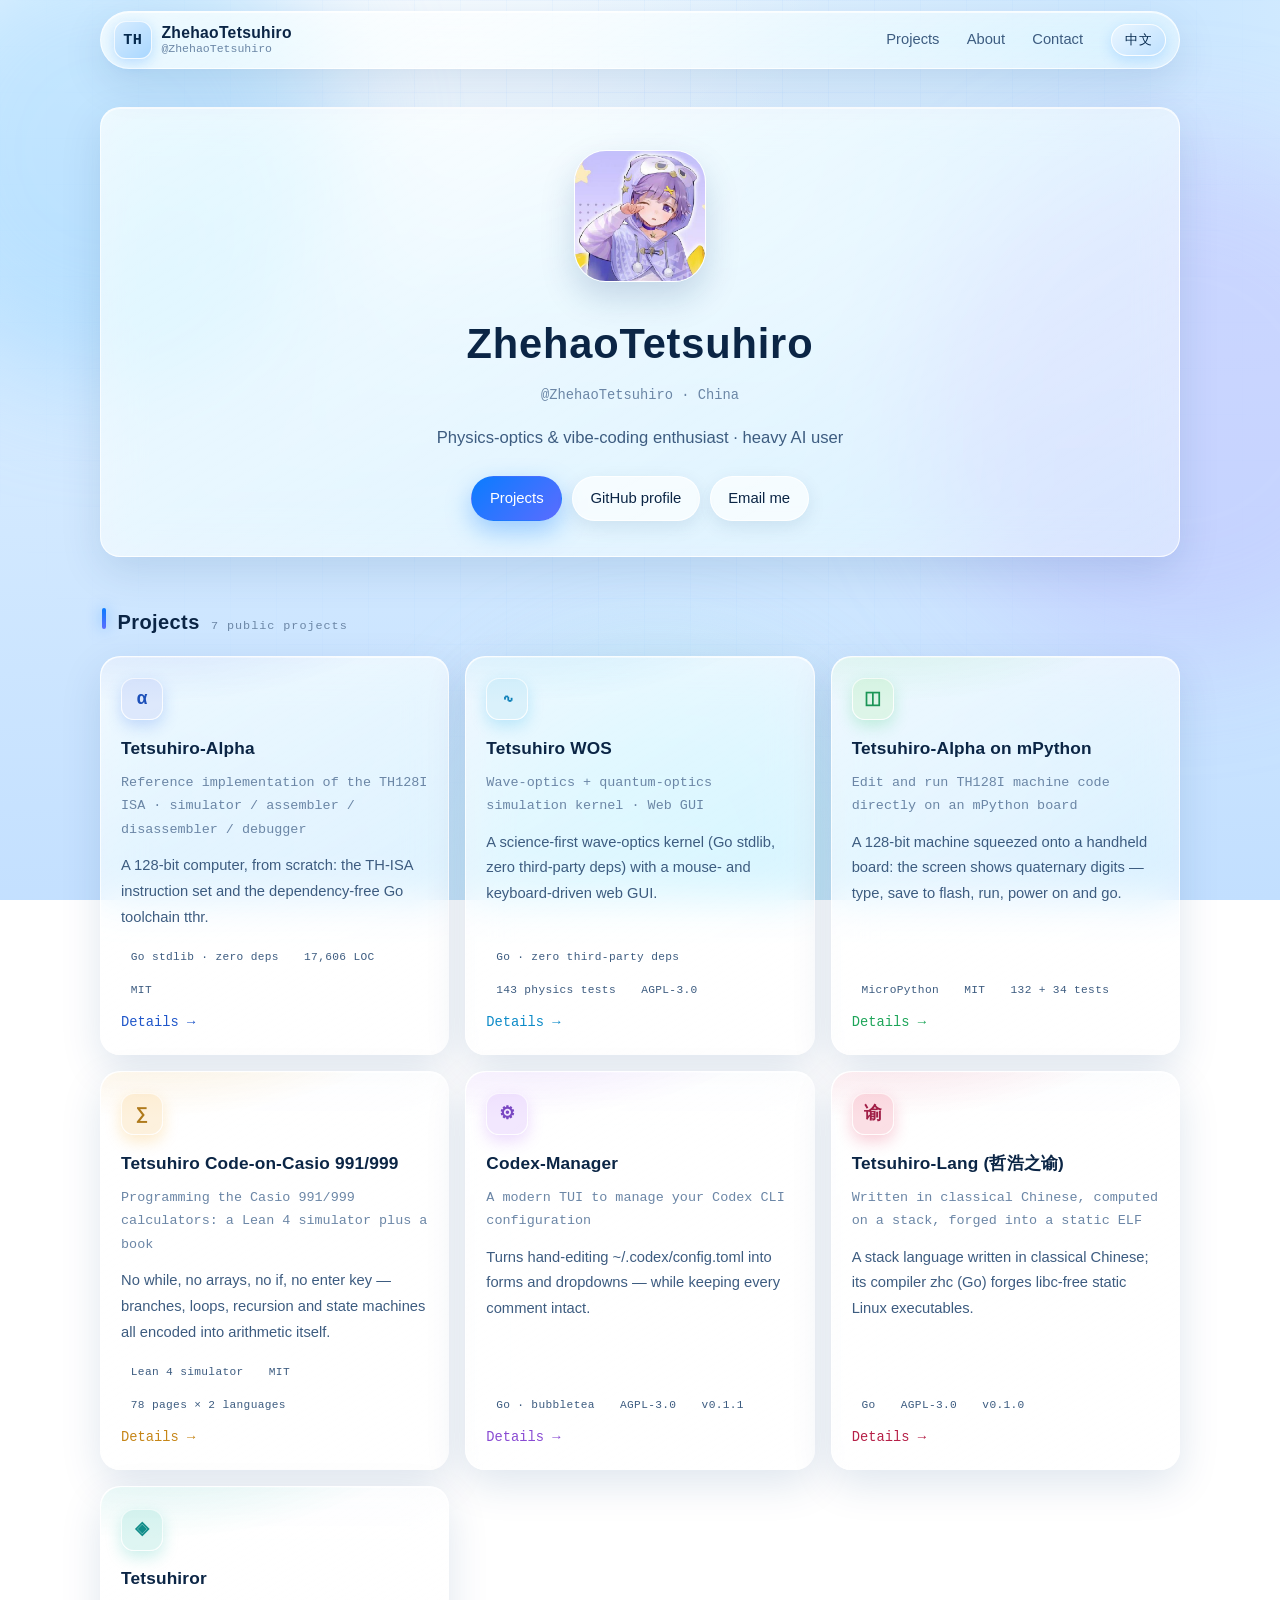
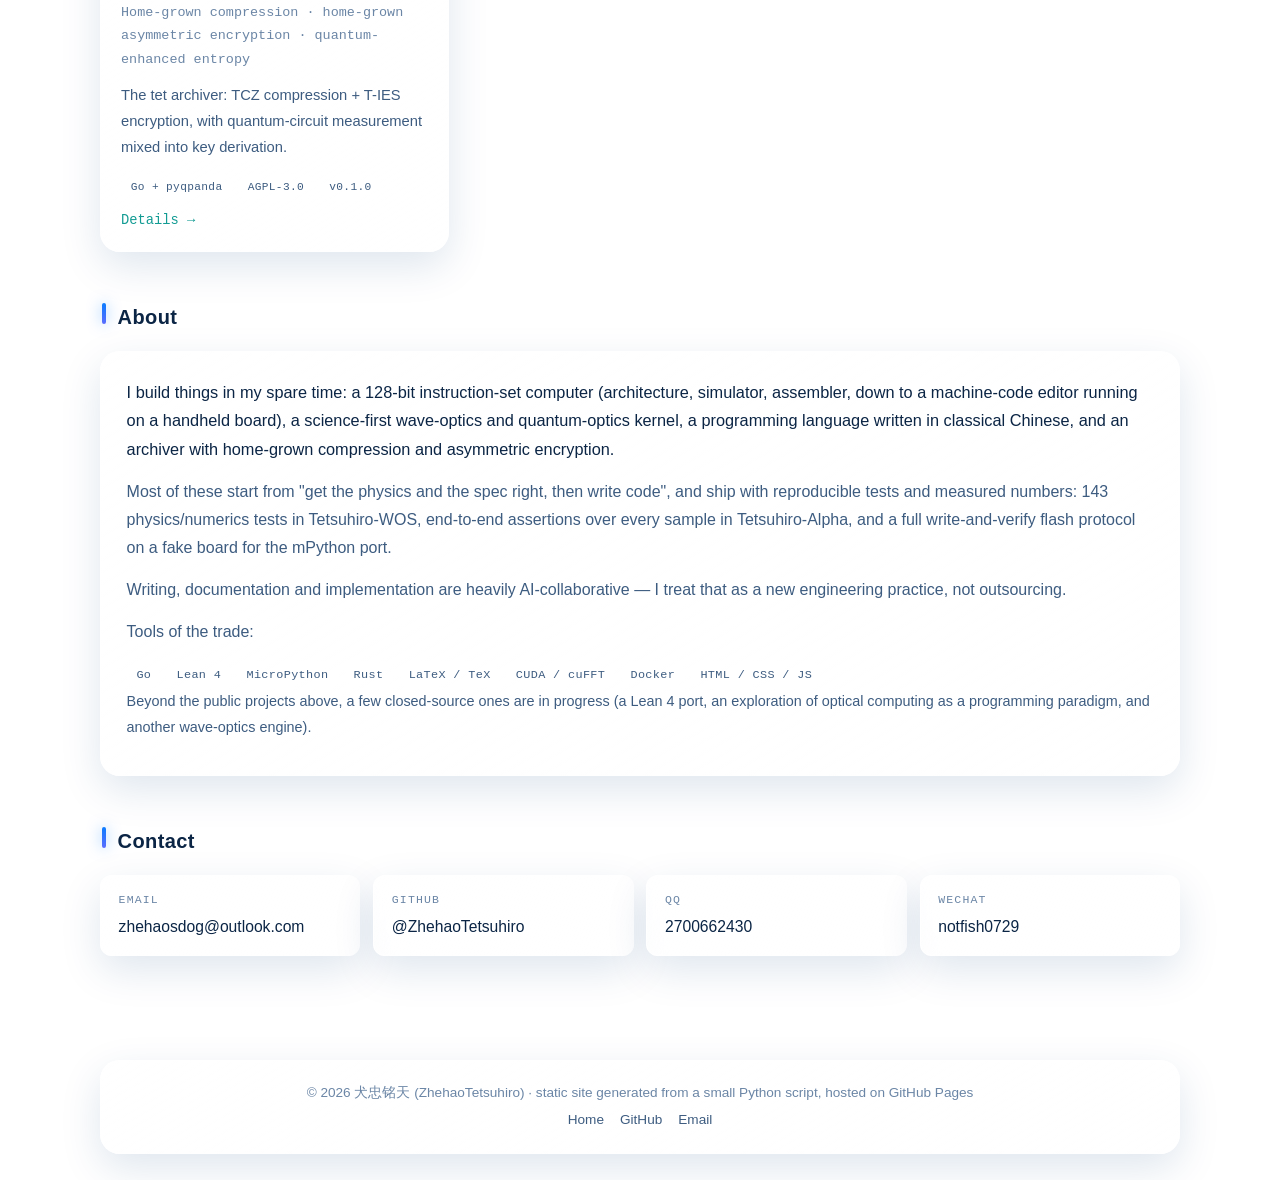
<file: index.html>
<!doctype html>
<html lang="zh-CN" data-lang="zh" data-title-zh="犬忠铭天（ZhehaoTetsuhiro）· 个人主页" data-title-en="ZhehaoTetsuhiro · home">
<head>
<meta charset="utf-8">
<meta name="viewport" content="width=device-width, initial-scale=1">
<title>犬忠铭天（ZhehaoTetsuhiro）· 个人主页</title>
<meta name="description" content="犬忠铭天（ZhehaoTetsuhiro）的项目主页：物理光学与 Vibe-Coding 狂热爱好者 · AI 重度使用者">
<meta property="og:title" content="犬忠铭天（ZhehaoTetsuhiro）· 个人主页">
<meta property="og:description" content="犬忠铭天（ZhehaoTetsuhiro）的项目主页：物理光学与 Vibe-Coding 狂热爱好者 · AI 重度使用者">
<meta property="og:type" content="website">
<meta property="og:url" content="https://zhehaotetsuhiro.github.io/">
<link rel="icon" href="favicon.svg" type="image/svg+xml">
<link rel="stylesheet" href="assets/style.css">
</head>
<body>
<div class="bg" aria-hidden="true"><span class="orb orb-1"></span><span class="orb orb-2"></span><span class="orb orb-3"></span></div>
<header class="nav-wrap">
  <div class="nav glass">
    <a class="brand" href="index.html">
      <span class="brand-mark">TH</span>
      <span class="brand-text">
        <b><span data-zh="犬忠铭天" data-en="ZhehaoTetsuhiro">犬忠铭天</span></b>
        <small>@ZhehaoTetsuhiro</small>
      </span>
    </a>
    <nav class="nav-links"><a href="index.html#projects"><span data-zh="项目" data-en="Projects">项目</span></a><a href="index.html#about"><span data-zh="关于" data-en="About">关于</span></a><a href="index.html#contact"><span data-zh="联系" data-en="Contact">联系</span></a></nav>
    <button id="lang-toggle" class="lang-toggle" type="button" aria-label="Switch language">EN</button>
  </div>
</header><main class="wrap"><section class="hero glass">
  <img class="avatar" src="assets/avatar.jpg" alt="avatar" width="132" height="132">
  <h1><span data-zh="犬忠铭天" data-en="ZhehaoTetsuhiro">犬忠铭天</span></h1>
  <p class="handle">@ZhehaoTetsuhiro · <span data-zh="中国" data-en="China">中国</span></p>
  <p class="tagline"><span data-zh="物理光学与 Vibe-Coding 狂热爱好者 · AI 重度使用者" data-en="Physics-optics &amp; vibe-coding enthusiast · heavy AI user">物理光学与 Vibe-Coding 狂热爱好者 · AI 重度使用者</span></p>
  <div class="hero-actions">
    <a class="btn btn-primary" href="#projects"><span data-zh="看项目" data-en="Projects">看项目</span></a>
    <a class="btn" href="https://github.com/ZhehaoTetsuhiro"><span data-zh="GitHub 主页" data-en="GitHub profile">GitHub 主页</span></a>
    <a class="btn" href="mailto:zhehaosdog@outlook.com"><span data-zh="写邮件" data-en="Email me">写邮件</span></a>
  </div>
</section><section class="section" id="projects">
  <h2 class="section-title"><span data-zh="项目" data-en="Projects">项目</span>
    <small><span data-zh="7 个公开项目" data-en="7 public projects">7 个公开项目</span></small></h2>
  <div class="card-grid">
    <a class="card glass" href="p/tetsuhiro-alpha.html" style="--accent:#2563eb">
  <span class="glyph">α</span>
  <h3><span data-zh="Tetsuhiro-Alpha" data-en="Tetsuhiro-Alpha">Tetsuhiro-Alpha</span></h3>
  <p class="card-sub"><span data-zh="TH128I 指令集参考实现 · 模拟器 / 汇编器 / 反汇编器 / 调试器" data-en="Reference implementation of the TH128I ISA · simulator / assembler / disassembler / debugger">TH128I 指令集参考实现 · 模拟器 / 汇编器 / 反汇编器 / 调试器</span></p>
  <p class="card-tagline"><span data-zh="一台 128 位计算机的参考实现：自研指令集 TH-ISA 与零依赖 Go 工具链 tthr。" data-en="A 128-bit computer, from scratch: the TH-ISA instruction set and the dependency-free Go toolchain tthr.">一台 128 位计算机的参考实现：自研指令集 TH-ISA 与零依赖 Go 工具链 tthr。</span></p>
  <ul class="chip-row"><li class="chip chip-sm"><span data-zh="Go 标准库 · 零依赖" data-en="Go stdlib · zero deps">Go 标准库 · 零依赖</span></li><li class="chip chip-sm"><span data-zh="17606 行" data-en="17,606 LOC">17606 行</span></li><li class="chip chip-sm"><span data-zh="MIT" data-en="MIT">MIT</span></li><li class="chip chip-sm chip-star" data-repo="Tetsuhiro-Alpha">★</li></ul>
  <span class="card-go"><span data-zh="查看详情 →" data-en="Details →">查看详情 →</span></span>
</a><a class="card glass" href="p/tetsuhiro-wos.html" style="--accent:#0ea5e9">
  <span class="glyph">∿</span>
  <h3><span data-zh="Tetsuhiro WOS" data-en="Tetsuhiro WOS">Tetsuhiro WOS</span></h3>
  <p class="card-sub"><span data-zh="波动光学 + 量子光学仿真内核 · Web GUI" data-en="Wave-optics + quantum-optics simulation kernel · Web GUI">波动光学 + 量子光学仿真内核 · Web GUI</span></p>
  <p class="card-tagline"><span data-zh="科学、准确性优先的波动光学仿真内核（Go 标准库，零第三方依赖），带鼠标键盘双可用的 Web GUI。" data-en="A science-first wave-optics kernel (Go stdlib, zero third-party deps) with a mouse- and keyboard-driven web GUI.">科学、准确性优先的波动光学仿真内核（Go 标准库，零第三方依赖），带鼠标键盘双可用的 Web GUI。</span></p>
  <ul class="chip-row"><li class="chip chip-sm"><span data-zh="Go · 零第三方依赖" data-en="Go · zero third-party deps">Go · 零第三方依赖</span></li><li class="chip chip-sm"><span data-zh="143 项物理测试" data-en="143 physics tests">143 项物理测试</span></li><li class="chip chip-sm"><span data-zh="AGPL-3.0" data-en="AGPL-3.0">AGPL-3.0</span></li><li class="chip chip-sm chip-star" data-repo="Tetsuhiro-WOS">★</li></ul>
  <span class="card-go"><span data-zh="查看详情 →" data-en="Details →">查看详情 →</span></span>
</a><a class="card glass" href="p/tetsuhiro-alpha-on-mpython.html" style="--accent:#22c55e">
  <span class="glyph">◫</span>
  <h3><span data-zh="Tetsuhiro-Alpha on mPython" data-en="Tetsuhiro-Alpha on mPython">Tetsuhiro-Alpha on mPython</span></h3>
  <p class="card-sub"><span data-zh="在掌控板上直接编辑、运行 TH128I 机器码" data-en="Edit and run TH128I machine code directly on an mPython board">在掌控板上直接编辑、运行 TH128I 机器码</span></p>
  <p class="card-tagline"><span data-zh="把 128 位机器塞进一块掌控板：屏幕上是一串四进制数字，敲、存 flash、跑，插上电就能用。" data-en="A 128-bit machine squeezed onto a handheld board: the screen shows quaternary digits — type, save to flash, run, power on and go.">把 128 位机器塞进一块掌控板：屏幕上是一串四进制数字，敲、存 flash、跑，插上电就能用。</span></p>
  <ul class="chip-row"><li class="chip chip-sm"><span data-zh="MicroPython" data-en="MicroPython">MicroPython</span></li><li class="chip chip-sm"><span data-zh="MIT" data-en="MIT">MIT</span></li><li class="chip chip-sm"><span data-zh="132 + 34 项测试" data-en="132 + 34 tests">132 + 34 项测试</span></li><li class="chip chip-sm chip-star" data-repo="Tetsuhiro-Alpha-on-mPython">★</li></ul>
  <span class="card-go"><span data-zh="查看详情 →" data-en="Details →">查看详情 →</span></span>
</a><a class="card glass" href="p/tetsuhiro-code-on-casio.html" style="--accent:#f59e0b">
  <span class="glyph">∑</span>
  <h3><span data-zh="Tetsuhiro Code-on-Casio 991/999" data-en="Tetsuhiro Code-on-Casio 991/999">Tetsuhiro Code-on-Casio 991/999</span></h3>
  <p class="card-sub"><span data-zh="在 Casio 991/999 计算器上编程：Lean 4 模拟器 + 配套书" data-en="Programming the Casio 991/999 calculators: a Lean 4 simulator plus a book">在 Casio 991/999 计算器上编程：Lean 4 模拟器 + 配套书</span></p>
  <p class="card-tagline"><span data-zh="没有 while、没有数组、没有 if、没有回车 —— 分支、循环、递归、状态机全部编码进算术本身。" data-en="No while, no arrays, no if, no enter key — branches, loops, recursion and state machines all encoded into arithmetic itself.">没有 while、没有数组、没有 if、没有回车 —— 分支、循环、递归、状态机全部编码进算术本身。</span></p>
  <ul class="chip-row"><li class="chip chip-sm"><span data-zh="Lean 4 模拟器" data-en="Lean 4 simulator">Lean 4 模拟器</span></li><li class="chip chip-sm"><span data-zh="MIT" data-en="MIT">MIT</span></li><li class="chip chip-sm"><span data-zh="中英各 78 页" data-en="78 pages × 2 languages">中英各 78 页</span></li><li class="chip chip-sm chip-star" data-repo="Tetsuhiro-Code-On-Casio">★</li></ul>
  <span class="card-go"><span data-zh="查看详情 →" data-en="Details →">查看详情 →</span></span>
</a><a class="card glass" href="p/codex-manager.html" style="--accent:#a855f7">
  <span class="glyph">⚙</span>
  <h3><span data-zh="Codex-Manager" data-en="Codex-Manager">Codex-Manager</span></h3>
  <p class="card-sub"><span data-zh="Codex CLI 配置可视化管理器 · 现代 TUI" data-en="A modern TUI to manage your Codex CLI configuration">Codex CLI 配置可视化管理器 · 现代 TUI</span></p>
  <p class="card-tagline"><span data-zh="把 ~/.codex/config.toml 手工编辑的痛，变成表单一填、下拉一选，且注释原样保留。" data-en="Turns hand-editing ~/.codex/config.toml into forms and dropdowns — while keeping every comment intact.">把 ~/.codex/config.toml 手工编辑的痛，变成表单一填、下拉一选，且注释原样保留。</span></p>
  <ul class="chip-row"><li class="chip chip-sm"><span data-zh="Go · bubbletea" data-en="Go · bubbletea">Go · bubbletea</span></li><li class="chip chip-sm"><span data-zh="AGPL-3.0" data-en="AGPL-3.0">AGPL-3.0</span></li><li class="chip chip-sm"><span data-zh="v0.1.1" data-en="v0.1.1">v0.1.1</span></li><li class="chip chip-sm chip-star" data-repo="Codex-Manager">★</li></ul>
  <span class="card-go"><span data-zh="查看详情 →" data-en="Details →">查看详情 →</span></span>
</a><a class="card glass" href="p/tetsuhiro-lang.html" style="--accent:#e11d48">
  <span class="glyph">谕</span>
  <h3><span data-zh="哲浩之谕 · Tetsuhiro-Lang" data-en="Tetsuhiro-Lang (哲浩之谕)">哲浩之谕 · Tetsuhiro-Lang</span></h3>
  <p class="card-sub"><span data-zh="以文言书写 · 以栈运化 · 铸为静态 ELF" data-en="Written in classical Chinese, computed on a stack, forged into a static ELF">以文言书写 · 以栈运化 · 铸为静态 ELF</span></p>
  <p class="card-tagline"><span data-zh="一门以古汉语书写的栈式编程语言；编译器 zhc 以 Go 撰成，铸无 libc 之静态 Linux 可执行文件。" data-en="A stack language written in classical Chinese; its compiler zhc (Go) forges libc-free static Linux executables.">一门以古汉语书写的栈式编程语言；编译器 zhc 以 Go 撰成，铸无 libc 之静态 Linux 可执行文件。</span></p>
  <ul class="chip-row"><li class="chip chip-sm"><span data-zh="Go" data-en="Go">Go</span></li><li class="chip chip-sm"><span data-zh="AGPL-3.0" data-en="AGPL-3.0">AGPL-3.0</span></li><li class="chip chip-sm"><span data-zh="v0.1.0" data-en="v0.1.0">v0.1.0</span></li><li class="chip chip-sm chip-star" data-repo="Tetsuhiro-Lang">★</li></ul>
  <span class="card-go"><span data-zh="查看详情 →" data-en="Details →">查看详情 →</span></span>
</a><a class="card glass" href="p/tetsuhiror.html" style="--accent:#14b8a6">
  <span class="glyph">◈</span>
  <h3><span data-zh="Tetsuhiror" data-en="Tetsuhiror">Tetsuhiror</span></h3>
  <p class="card-sub"><span data-zh="自研压缩 · 自研非对称加密 · 量子增强熵源" data-en="Home-grown compression · home-grown asymmetric encryption · quantum-enhanced entropy">自研压缩 · 自研非对称加密 · 量子增强熵源</span></p>
  <p class="card-tagline"><span data-zh="命令行归档工具 tet：TCZ 压缩 + T-IES 加密，密钥派生里掺进量子电路测量的随机性。" data-en="The tet archiver: TCZ compression + T-IES encryption, with quantum-circuit measurement mixed into key derivation.">命令行归档工具 tet：TCZ 压缩 + T-IES 加密，密钥派生里掺进量子电路测量的随机性。</span></p>
  <ul class="chip-row"><li class="chip chip-sm"><span data-zh="Go + pyqpanda" data-en="Go + pyqpanda">Go + pyqpanda</span></li><li class="chip chip-sm"><span data-zh="AGPL-3.0" data-en="AGPL-3.0">AGPL-3.0</span></li><li class="chip chip-sm"><span data-zh="v0.1.0" data-en="v0.1.0">v0.1.0</span></li><li class="chip chip-sm chip-star" data-repo="Tetsuhiror">★</li></ul>
  <span class="card-go"><span data-zh="查看详情 →" data-en="Details →">查看详情 →</span></span>
</a>
  </div>
</section><section class="section" id="about">
  <h2 class="section-title"><span data-zh="关于" data-en="About">关于</span></h2>
  <div class="about glass">
    <p><span data-zh="我用业余时间造东西：一台 128 位指令集计算机（架构、模拟器、汇编器到板上的机器码编辑器），一个科学取向的波动光学与量子光学仿真内核，一门用文言书写的编程语言，一个自研压缩 + 自研非对称加密的归档工具……" data-en="I build things in my spare time: a 128-bit instruction-set computer (architecture, simulator, assembler, down to a machine-code editor running on a handheld board), a science-first wave-optics and quantum-optics kernel, a programming language written in classical Chinese, and an archiver with home-grown compression and asymmetric encryption.">我用业余时间造东西：一台 128 位指令集计算机（架构、模拟器、汇编器到板上的机器码编辑器），一个科学取向的波动光学与量子光学仿真内核，一门用文言书写的编程语言，一个自研压缩 + 自研非对称加密的归档工具……</span></p><p><span data-zh="绝大多数项目都是「先想清楚物理与规范，再动手写」，并且带着可复现的测试与实测数字交付：Tetsuhiro-WOS 有 143 项物理数值测试，Tetsuhiro-Alpha 对每个示例做端到端断言，掌控板版本要拿假板子把整条烧录协议跑通。" data-en="Most of these start from &quot;get the physics and the spec right, then write code&quot;, and ship with reproducible tests and measured numbers: 143 physics/numerics tests in Tetsuhiro-WOS, end-to-end assertions over every sample in Tetsuhiro-Alpha, and a full write-and-verify flash protocol on a fake board for the mPython port.">绝大多数项目都是「先想清楚物理与规范，再动手写」，并且带着可复现的测试与实测数字交付：Tetsuhiro-WOS 有 143 项物理数值测试，Tetsuhiro-Alpha 对每个示例做端到端断言，掌控板版本要拿假板子把整条烧录协议跑通。</span></p><p><span data-zh="写作、文档与实现大量借助 AI 协作完成——我把这当作一种新的工程方式，而不是外包。" data-en="Writing, documentation and implementation are heavily AI-collaborative — I treat that as a new engineering practice, not outsourcing.">写作、文档与实现大量借助 AI 协作完成——我把这当作一种新的工程方式，而不是外包。</span></p>
    <p><span data-zh="常用的家伙：" data-en="Tools of the trade:">常用的家伙：</span></p>
    <ul class="chip-row"><li class="chip"><span data-zh="Go" data-en="Go">Go</span></li><li class="chip"><span data-zh="Lean 4" data-en="Lean 4">Lean 4</span></li><li class="chip"><span data-zh="MicroPython" data-en="MicroPython">MicroPython</span></li><li class="chip"><span data-zh="Rust" data-en="Rust">Rust</span></li><li class="chip"><span data-zh="LaTeX / TeX" data-en="LaTeX / TeX">LaTeX / TeX</span></li><li class="chip"><span data-zh="CUDA / cuFFT" data-en="CUDA / cuFFT">CUDA / cuFFT</span></li><li class="chip"><span data-zh="Docker" data-en="Docker">Docker</span></li><li class="chip"><span data-zh="HTML / CSS / JS" data-en="HTML / CSS / JS">HTML / CSS / JS</span></li></ul>
    <p class="muted"><span data-zh="除上面这些公开项目，还有若干闭源项目在开发中（Lean 4 移植、光编程范式探索、另一个波动光学引擎等）。" data-en="Beyond the public projects above, a few closed-source ones are in progress (a Lean 4 port, an exploration of optical computing as a programming paradigm, and another wave-optics engine).">除上面这些公开项目，还有若干闭源项目在开发中（Lean 4 移植、光编程范式探索、另一个波动光学引擎等）。</span></p>
  </div>
</section><section class="section" id="contact">
  <h2 class="section-title"><span data-zh="联系" data-en="Contact">联系</span></h2>
  <div class="contact-grid"><a class="contact glass" href="mailto:zhehaosdog@outlook.com"><span class="contact-kind"><span data-zh="邮箱" data-en="Email">邮箱</span></span><span class="contact-value">zhehaosdog@outlook.com</span></a><a class="contact glass" href="https://github.com/ZhehaoTetsuhiro"><span class="contact-kind"><span data-zh="GitHub" data-en="GitHub">GitHub</span></span><span class="contact-value">@ZhehaoTetsuhiro</span></a><div class="contact glass"><span class="contact-kind"><span data-zh="QQ" data-en="QQ">QQ</span></span><span class="contact-value">2700662430</span></div><div class="contact glass"><span class="contact-kind"><span data-zh="微信" data-en="WeChat">微信</span></span><span class="contact-value">notfish0729</span></div></div>
</section></main><footer class="footer glass">
  <p><span data-zh="© 2026 犬忠铭天（ZhehaoTetsuhiro）· 本站由静态页面生成器构建，托管于 GitHub Pages" data-en="© 2026 犬忠铭天 (ZhehaoTetsuhiro) · static site generated from a small Python script, hosted on GitHub Pages">© 2026 犬忠铭天（ZhehaoTetsuhiro）· 本站由静态页面生成器构建，托管于 GitHub Pages</span></p>
  <p class="footer-links">
    <a href="index.html"><span data-zh="首页" data-en="Home">首页</span></a>
    <a href="https://github.com/ZhehaoTetsuhiro"><span data-zh="GitHub" data-en="GitHub">GitHub</span></a>
    <a href="mailto:zhehaosdog@outlook.com"><span data-zh="邮箱" data-en="Email">邮箱</span></a>
  </p>
</footer>
<script src="assets/i18n.js"></script>
</body>
</html>
</file>
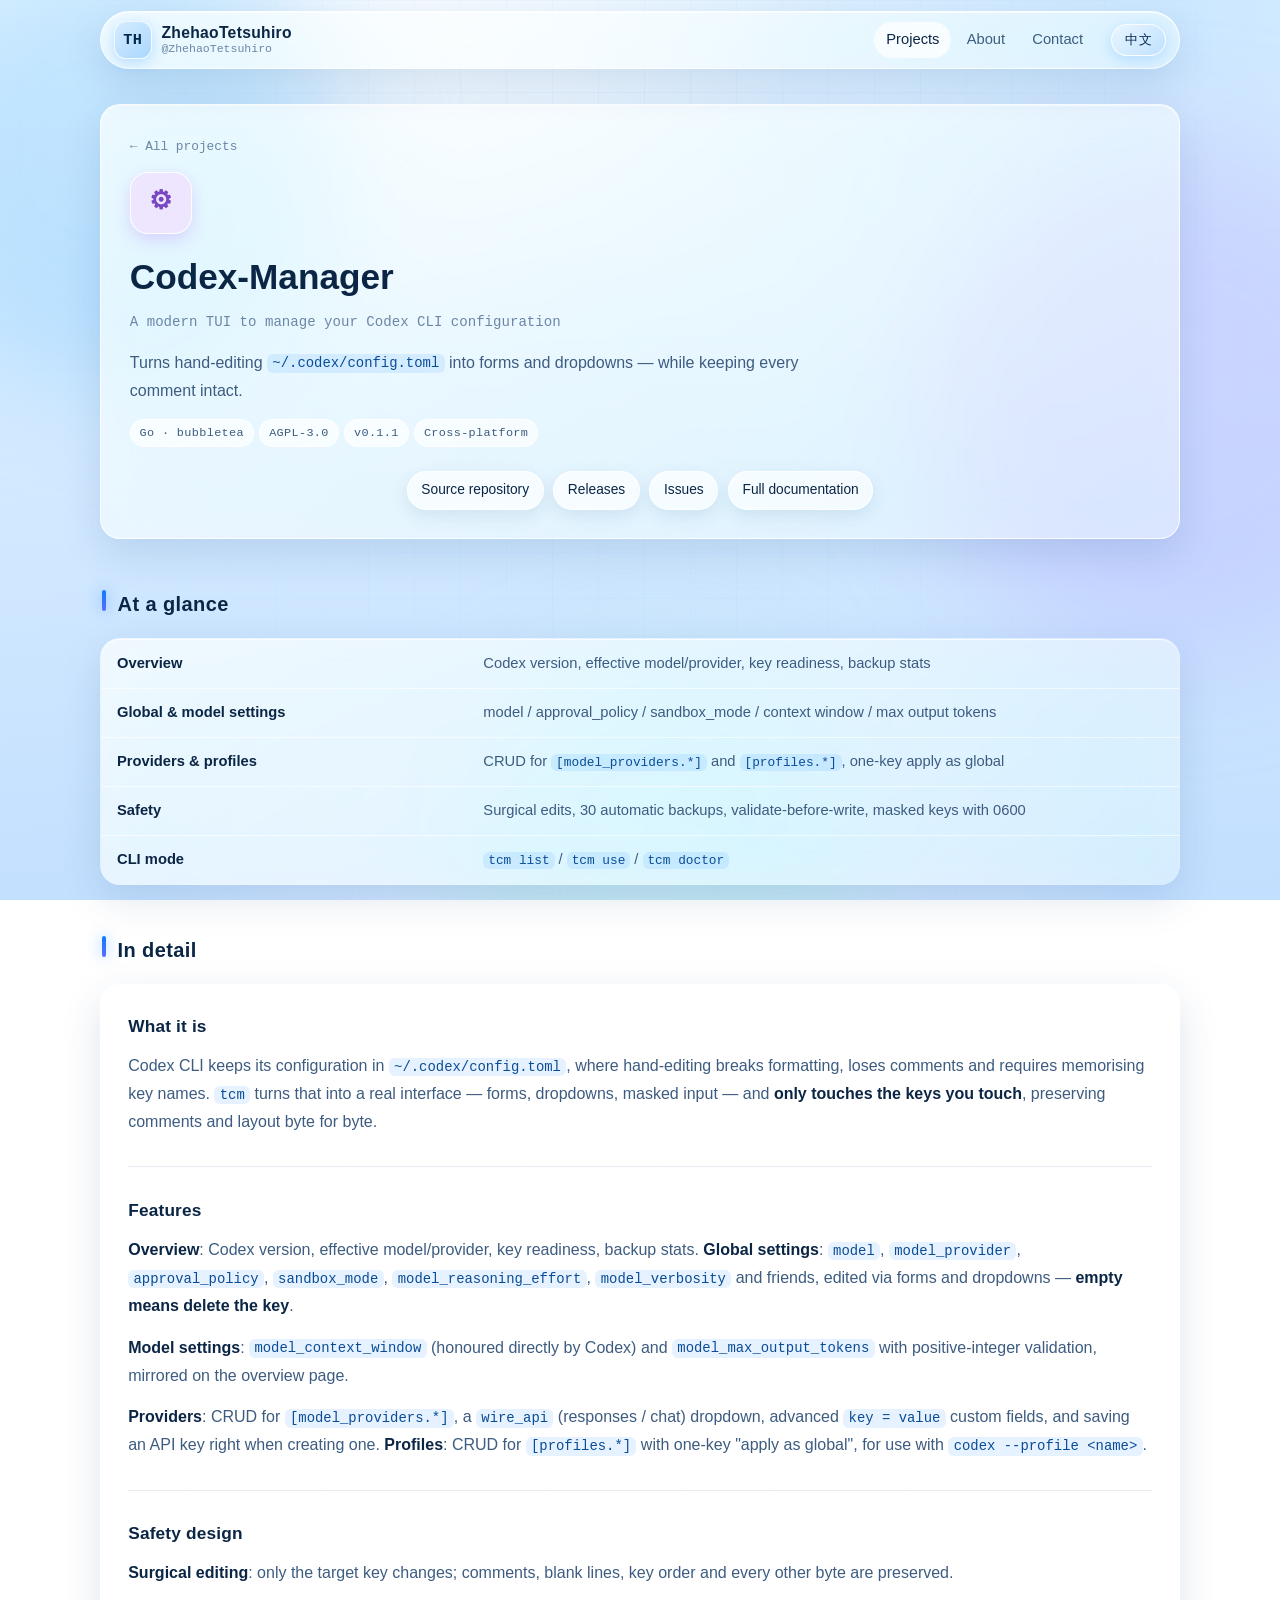
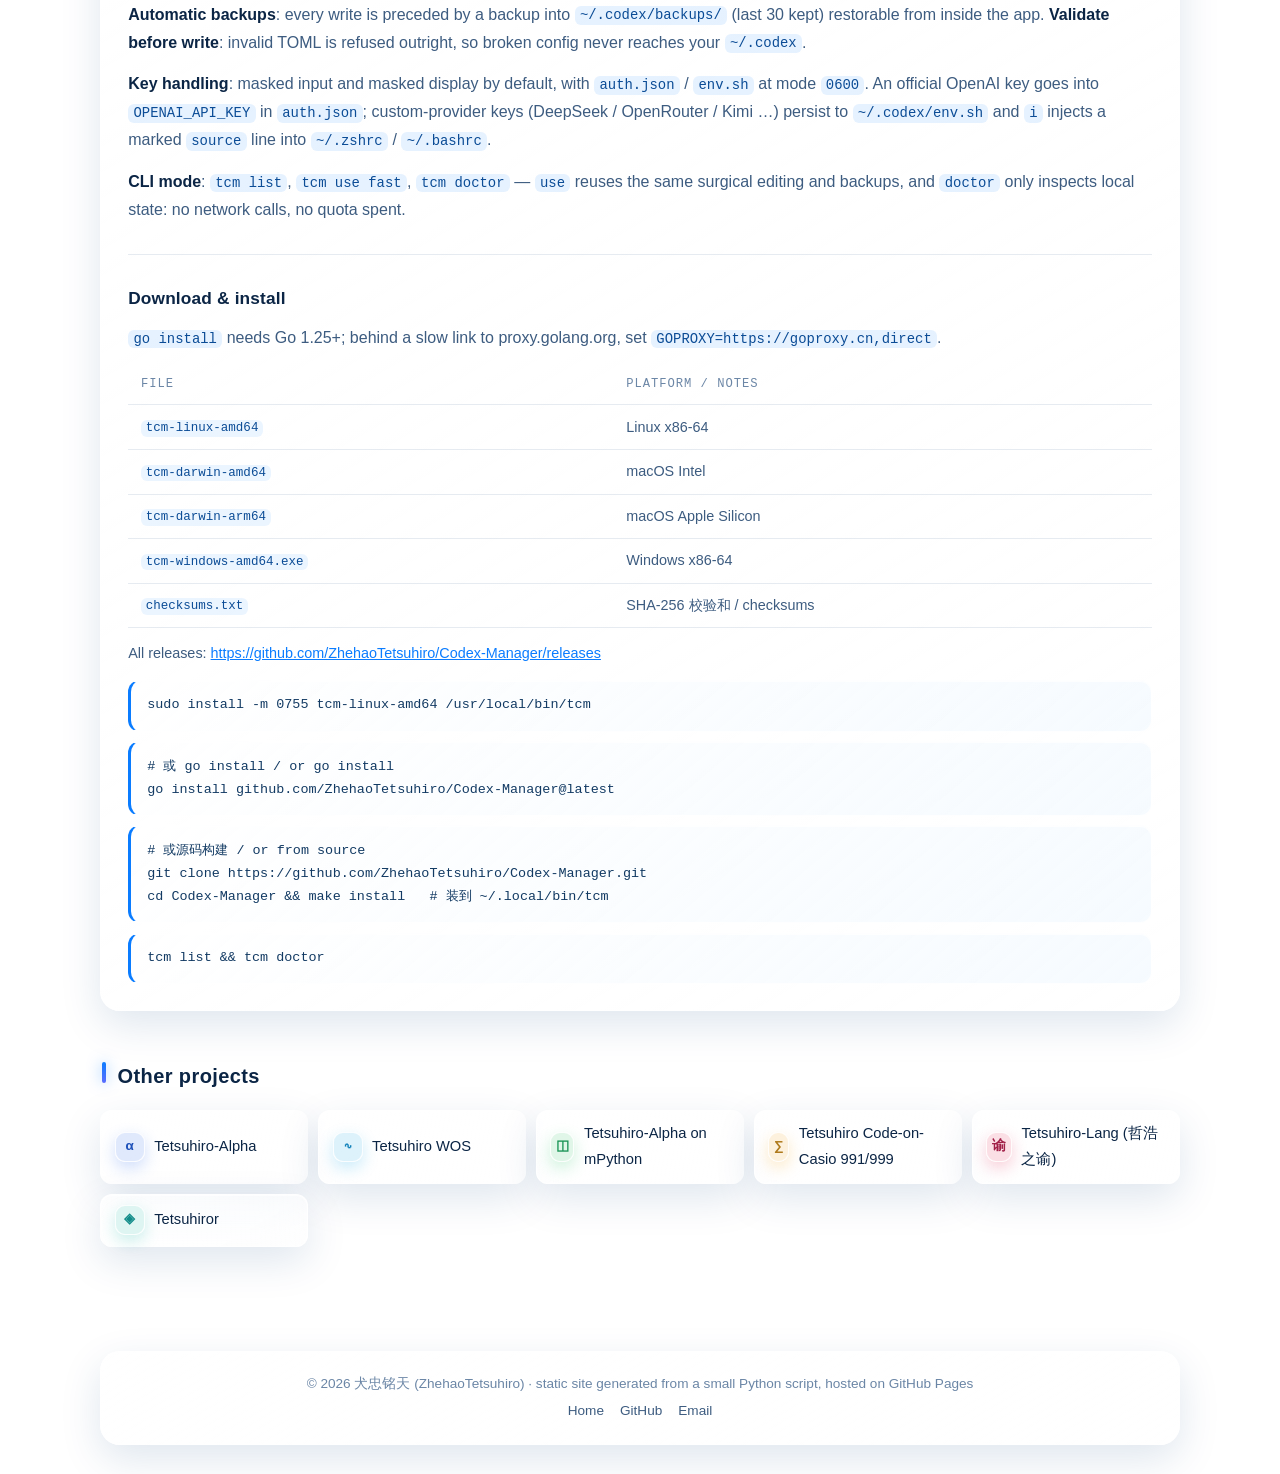
<file: p/codex-manager.html>
<!doctype html>
<html lang="zh-CN" data-lang="zh" data-title-zh="Codex-Manager — Codex CLI 配置可视化管理器 · 现代 TUI" data-title-en="Codex-Manager — A modern TUI to manage your Codex CLI configuration">
<head>
<meta charset="utf-8">
<meta name="viewport" content="width=device-width, initial-scale=1">
<title>Codex-Manager — Codex CLI 配置可视化管理器 · 现代 TUI</title>
<meta name="description" content="把 ~/.codex/config.toml 手工编辑的痛，变成表单一填、下拉一选，且注释原样保留。">
<meta property="og:title" content="Codex-Manager — Codex CLI 配置可视化管理器 · 现代 TUI">
<meta property="og:description" content="把 ~/.codex/config.toml 手工编辑的痛，变成表单一填、下拉一选，且注释原样保留。">
<meta property="og:type" content="website">
<meta property="og:url" content="https://zhehaotetsuhiro.github.io/">
<link rel="icon" href="../favicon.svg" type="image/svg+xml">
<link rel="stylesheet" href="../assets/style.css">
</head>
<body>
<div class="bg" aria-hidden="true"><span class="orb orb-1"></span><span class="orb orb-2"></span><span class="orb orb-3"></span></div>
<header class="nav-wrap">
  <div class="nav glass">
    <a class="brand" href="../index.html">
      <span class="brand-mark">TH</span>
      <span class="brand-text">
        <b><span data-zh="犬忠铭天" data-en="ZhehaoTetsuhiro">犬忠铭天</span></b>
        <small>@ZhehaoTetsuhiro</small>
      </span>
    </a>
    <nav class="nav-links"><a href="../index.html#projects" class="is-active"><span data-zh="项目" data-en="Projects">项目</span></a><a href="../index.html#about"><span data-zh="关于" data-en="About">关于</span></a><a href="../index.html#contact"><span data-zh="联系" data-en="Contact">联系</span></a></nav>
    <button id="lang-toggle" class="lang-toggle" type="button" aria-label="Switch language">EN</button>
  </div>
</header><main class="wrap"><section class="proj-hero glass" style="--accent:#a855f7">
  <a class="back" href="../index.html"><span data-zh="← 全部项目" data-en="← All projects">← 全部项目</span></a>
  <span class="glyph glyph-lg">⚙</span>
  <h1><span data-zh="Codex-Manager" data-en="Codex-Manager">Codex-Manager</span></h1>
  <p class="proj-sub"><span data-zh="Codex CLI 配置可视化管理器 · 现代 TUI" data-en="A modern TUI to manage your Codex CLI configuration">Codex CLI 配置可视化管理器 · 现代 TUI</span></p>
  <p class="tagline"><span data-html="1" data-zh="把 &lt;code&gt;~/.codex/config.toml&lt;/code&gt; 手工编辑的痛，变成表单一填、下拉一选，且注释原样保留。" data-en="Turns hand-editing &lt;code&gt;~/.codex/config.toml&lt;/code&gt; into forms and dropdowns — while keeping every comment intact.">把 <code>~/.codex/config.toml</code> 手工编辑的痛，变成表单一填、下拉一选，且注释原样保留。</span></p>
  <ul class="chip-row"><li class="chip"><span data-zh="Go · bubbletea" data-en="Go · bubbletea">Go · bubbletea</span></li><li class="chip"><span data-zh="AGPL-3.0" data-en="AGPL-3.0">AGPL-3.0</span></li><li class="chip"><span data-zh="v0.1.1" data-en="v0.1.1">v0.1.1</span></li><li class="chip"><span data-zh="跨平台" data-en="Cross-platform">跨平台</span></li></ul>
  <div class="hero-actions"><a class="btn btn-sm" href="https://github.com/ZhehaoTetsuhiro/Codex-Manager"><span data-zh="源码仓库" data-en="Source repository">源码仓库</span></a><a class="btn btn-sm" href="https://github.com/ZhehaoTetsuhiro/Codex-Manager/releases"><span data-zh="Releases" data-en="Releases">Releases</span></a><a class="btn btn-sm" href="https://github.com/ZhehaoTetsuhiro/Codex-Manager/issues"><span data-zh="问题反馈" data-en="Issues">问题反馈</span></a><a class="btn btn-sm" href="https://github.com/ZhehaoTetsuhiro/Codex-Manager#readme"><span data-zh="完整文档" data-en="Full documentation">完整文档</span></a></div>
</section><section class="section"><h2 class="section-title"><span data-zh="速览" data-en="At a glance">速览</span></h2><table class="facts glass"><tr><th><span data-zh="概览" data-en="Overview">概览</span></th><td><span data-html="1" data-zh="Codex 版本、当前生效模型/供应商、密钥就绪状态、备份统计" data-en="Codex version, effective model/provider, key readiness, backup stats">Codex 版本、当前生效模型/供应商、密钥就绪状态、备份统计</span></td></tr><tr><th><span data-zh="全局与模型设置" data-en="Global &amp; model settings">全局与模型设置</span></th><td><span data-html="1" data-zh="model / approval_policy / sandbox_mode / 上下文窗口 / 最大输出 tokens" data-en="model / approval_policy / sandbox_mode / context window / max output tokens">model / approval_policy / sandbox_mode / 上下文窗口 / 最大输出 tokens</span></td></tr><tr><th><span data-zh="供应商与档案" data-en="Providers &amp; profiles">供应商与档案</span></th><td><span data-html="1" data-zh="&lt;code&gt;[model_providers.*]&lt;/code&gt; 与 &lt;code&gt;[profiles.*]&lt;/code&gt; 增删改查、一键应用为全局" data-en="CRUD for &lt;code&gt;[model_providers.*]&lt;/code&gt; and &lt;code&gt;[profiles.*]&lt;/code&gt;, one-key apply as global"><code>[model_providers.*]</code> 与 <code>[profiles.*]</code> 增删改查、一键应用为全局</span></td></tr><tr><th><span data-zh="安全设计" data-en="Safety">安全设计</span></th><td><span data-html="1" data-zh="外科手术式编辑、自动备份 30 份、先校验后落盘、密钥掩码与 0600" data-en="Surgical edits, 30 automatic backups, validate-before-write, masked keys with 0600">外科手术式编辑、自动备份 30 份、先校验后落盘、密钥掩码与 0600</span></td></tr><tr><th><span data-zh="命令行" data-en="CLI mode">命令行</span></th><td><span data-html="1" data-zh="&lt;code&gt;tcm list&lt;/code&gt; / &lt;code&gt;tcm use&lt;/code&gt; / &lt;code&gt;tcm doctor&lt;/code&gt;" data-en="&lt;code&gt;tcm list&lt;/code&gt; / &lt;code&gt;tcm use&lt;/code&gt; / &lt;code&gt;tcm doctor&lt;/code&gt;"><code>tcm list</code> / <code>tcm use</code> / <code>tcm doctor</code></span></td></tr></table></section><section class="section"><h2 class="section-title"><span data-zh="详细介绍" data-en="In detail">详细介绍</span></h2><div class="detail glass"><div class="detail-block"><h2 data-zh="它是什么" data-en="What it is">它是什么</h2><p><span data-html="1" data-zh="Codex CLI 的配置都藏在 &lt;code&gt;~/.codex/config.toml&lt;/code&gt; 里 —— 手工编辑容易破坏格式、丢失注释、记不住字段名。&lt;code&gt;tcm&lt;/code&gt; 把这些变成直观界面：表单编辑、下拉选择、掩码输入，并且&lt;b&gt;只改动你触碰的键&lt;/b&gt;，注释与排版原样保留。" data-en="Codex CLI keeps its configuration in &lt;code&gt;~/.codex/config.toml&lt;/code&gt;, where hand-editing breaks formatting, loses comments and requires memorising key names. &lt;code&gt;tcm&lt;/code&gt; turns that into a real interface — forms, dropdowns, masked input — and &lt;b&gt;only touches the keys you touch&lt;/b&gt;, preserving comments and layout byte for byte.">Codex CLI 的配置都藏在 <code>~/.codex/config.toml</code> 里 —— 手工编辑容易破坏格式、丢失注释、记不住字段名。<code>tcm</code> 把这些变成直观界面：表单编辑、下拉选择、掩码输入，并且<b>只改动你触碰的键</b>，注释与排版原样保留。</span></p></div><div class="detail-block"><h2 data-zh="功能" data-en="Features">功能</h2><p><span data-html="1" data-zh="&lt;b&gt;概览&lt;/b&gt;：Codex 版本、当前生效模型/供应商、密钥就绪状态、备份统计。&lt;b&gt;全局设置&lt;/b&gt;：&lt;code&gt;model&lt;/code&gt; / &lt;code&gt;model_provider&lt;/code&gt; / &lt;code&gt;approval_policy&lt;/code&gt; / &lt;code&gt;sandbox_mode&lt;/code&gt; / &lt;code&gt;model_reasoning_effort&lt;/code&gt; / &lt;code&gt;model_verbosity&lt;/code&gt; 等常用键，表单 + 下拉编辑，&lt;b&gt;留空即删除该键&lt;/b&gt;。" data-en="&lt;b&gt;Overview&lt;/b&gt;: Codex version, effective model/provider, key readiness, backup stats. &lt;b&gt;Global settings&lt;/b&gt;: &lt;code&gt;model&lt;/code&gt;, &lt;code&gt;model_provider&lt;/code&gt;, &lt;code&gt;approval_policy&lt;/code&gt;, &lt;code&gt;sandbox_mode&lt;/code&gt;, &lt;code&gt;model_reasoning_effort&lt;/code&gt;, &lt;code&gt;model_verbosity&lt;/code&gt; and friends, edited via forms and dropdowns — &lt;b&gt;empty means delete the key&lt;/b&gt;."><b>概览</b>：Codex 版本、当前生效模型/供应商、密钥就绪状态、备份统计。<b>全局设置</b>：<code>model</code> / <code>model_provider</code> / <code>approval_policy</code> / <code>sandbox_mode</code> / <code>model_reasoning_effort</code> / <code>model_verbosity</code> 等常用键，表单 + 下拉编辑，<b>留空即删除该键</b>。</span></p><p><span data-html="1" data-zh="&lt;b&gt;模型设置&lt;/b&gt;：上下文窗口 &lt;code&gt;model_context_window&lt;/code&gt;（Codex 直接生效）与最大输出 tokens &lt;code&gt;model_max_output_tokens&lt;/code&gt;，正整数校验，概览页同步展示。" data-en="&lt;b&gt;Model settings&lt;/b&gt;: &lt;code&gt;model_context_window&lt;/code&gt; (honoured directly by Codex) and &lt;code&gt;model_max_output_tokens&lt;/code&gt; with positive-integer validation, mirrored on the overview page."><b>模型设置</b>：上下文窗口 <code>model_context_window</code>（Codex 直接生效）与最大输出 tokens <code>model_max_output_tokens</code>，正整数校验，概览页同步展示。</span></p><p><span data-html="1" data-zh="&lt;b&gt;模型供应商&lt;/b&gt;：&lt;code&gt;[model_providers.*]&lt;/code&gt; 增删改查，&lt;code&gt;wire_api&lt;/code&gt;（responses / chat）下拉，支持 &lt;code&gt;key = value&lt;/code&gt; 高级自定义字段，新建时可直接保存 API Key。&lt;b&gt;配置档案&lt;/b&gt;：&lt;code&gt;[profiles.*]&lt;/code&gt; 增删改查，一键「应用为全局」，配合 &lt;code&gt;codex --profile &amp;lt;名称&amp;gt;&lt;/code&gt; 使用。" data-en="&lt;b&gt;Providers&lt;/b&gt;: CRUD for &lt;code&gt;[model_providers.*]&lt;/code&gt;, a &lt;code&gt;wire_api&lt;/code&gt; (responses / chat) dropdown, advanced &lt;code&gt;key = value&lt;/code&gt; custom fields, and saving an API key right when creating one. &lt;b&gt;Profiles&lt;/b&gt;: CRUD for &lt;code&gt;[profiles.*]&lt;/code&gt; with one-key &quot;apply as global&quot;, for use with &lt;code&gt;codex --profile &amp;lt;name&amp;gt;&lt;/code&gt;."><b>模型供应商</b>：<code>[model_providers.*]</code> 增删改查，<code>wire_api</code>（responses / chat）下拉，支持 <code>key = value</code> 高级自定义字段，新建时可直接保存 API Key。<b>配置档案</b>：<code>[profiles.*]</code> 增删改查，一键「应用为全局」，配合 <code>codex --profile &lt;名称&gt;</code> 使用。</span></p></div><div class="detail-block"><h2 data-zh="安全设计" data-en="Safety design">安全设计</h2><p><span data-html="1" data-zh="&lt;b&gt;外科手术式编辑&lt;/b&gt;：只修改目标键，注释、空行、键顺序、其余字段字节级保留。" data-en="&lt;b&gt;Surgical editing&lt;/b&gt;: only the target key changes; comments, blank lines, key order and every other byte are preserved."><b>外科手术式编辑</b>：只修改目标键，注释、空行、键顺序、其余字段字节级保留。</span></p><p><span data-html="1" data-zh="&lt;b&gt;自动备份&lt;/b&gt;：每次写盘前备份到 &lt;code&gt;~/.codex/backups/&lt;/code&gt;，保留最近 30 份，应用内可恢复。&lt;b&gt;先校验后落盘&lt;/b&gt;：TOML 不合法直接拒绝保存，坏配置进不了你的 &lt;code&gt;~/.codex&lt;/code&gt;。" data-en="&lt;b&gt;Automatic backups&lt;/b&gt;: every write is preceded by a backup into &lt;code&gt;~/.codex/backups/&lt;/code&gt; (last 30 kept) restorable from inside the app. &lt;b&gt;Validate before write&lt;/b&gt;: invalid TOML is refused outright, so broken config never reaches your &lt;code&gt;~/.codex&lt;/code&gt;."><b>自动备份</b>：每次写盘前备份到 <code>~/.codex/backups/</code>，保留最近 30 份，应用内可恢复。<b>先校验后落盘</b>：TOML 不合法直接拒绝保存，坏配置进不了你的 <code>~/.codex</code>。</span></p><p><span data-html="1" data-zh="&lt;b&gt;密钥安全&lt;/b&gt;：掩码输入、默认打码显示，&lt;code&gt;auth.json&lt;/code&gt; / &lt;code&gt;env.sh&lt;/code&gt; 权限 &lt;code&gt;0600&lt;/code&gt;。OpenAI 官方 Key 写入 &lt;code&gt;auth.json&lt;/code&gt; 的 &lt;code&gt;OPENAI_API_KEY&lt;/code&gt;；自定义供应商（DeepSeek / OpenRouter / Kimi …）的 Key 持久化到 &lt;code&gt;~/.codex/env.sh&lt;/code&gt;，按 &lt;code&gt;i&lt;/code&gt; 向 &lt;code&gt;~/.zshrc&lt;/code&gt; / &lt;code&gt;~/.bashrc&lt;/code&gt; 注入带标记的 &lt;code&gt;source&lt;/code&gt; 行。" data-en="&lt;b&gt;Key handling&lt;/b&gt;: masked input and masked display by default, with &lt;code&gt;auth.json&lt;/code&gt; / &lt;code&gt;env.sh&lt;/code&gt; at mode &lt;code&gt;0600&lt;/code&gt;. An official OpenAI key goes into &lt;code&gt;OPENAI_API_KEY&lt;/code&gt; in &lt;code&gt;auth.json&lt;/code&gt;; custom-provider keys (DeepSeek / OpenRouter / Kimi …) persist to &lt;code&gt;~/.codex/env.sh&lt;/code&gt; and &lt;code&gt;i&lt;/code&gt; injects a marked &lt;code&gt;source&lt;/code&gt; line into &lt;code&gt;~/.zshrc&lt;/code&gt; / &lt;code&gt;~/.bashrc&lt;/code&gt;."><b>密钥安全</b>：掩码输入、默认打码显示，<code>auth.json</code> / <code>env.sh</code> 权限 <code>0600</code>。OpenAI 官方 Key 写入 <code>auth.json</code> 的 <code>OPENAI_API_KEY</code>；自定义供应商（DeepSeek / OpenRouter / Kimi …）的 Key 持久化到 <code>~/.codex/env.sh</code>，按 <code>i</code> 向 <code>~/.zshrc</code> / <code>~/.bashrc</code> 注入带标记的 <code>source</code> 行。</span></p><p><span data-html="1" data-zh="&lt;b&gt;命令行模式&lt;/b&gt;：&lt;code&gt;tcm list&lt;/code&gt;、&lt;code&gt;tcm use fast&lt;/code&gt;、&lt;code&gt;tcm doctor&lt;/code&gt; —— &lt;code&gt;use&lt;/code&gt; 沿用同样的外科手术式编辑与自动备份，&lt;code&gt;doctor&lt;/code&gt; 只检查本地状态，不发网络请求、不消耗额度。" data-en="&lt;b&gt;CLI mode&lt;/b&gt;: &lt;code&gt;tcm list&lt;/code&gt;, &lt;code&gt;tcm use fast&lt;/code&gt;, &lt;code&gt;tcm doctor&lt;/code&gt; — &lt;code&gt;use&lt;/code&gt; reuses the same surgical editing and backups, and &lt;code&gt;doctor&lt;/code&gt; only inspects local state: no network calls, no quota spent."><b>命令行模式</b>：<code>tcm list</code>、<code>tcm use fast</code>、<code>tcm doctor</code> —— <code>use</code> 沿用同样的外科手术式编辑与自动备份，<code>doctor</code> 只检查本地状态，不发网络请求、不消耗额度。</span></p></div><div class="detail-block" id="download">
    <h2><span data-zh="下载与安装" data-en="Download &amp; install">下载与安装</span></h2>
    <p><span data-html="1" data-zh="需要 Go 1.25+ 才能 &lt;code&gt;go install&lt;/code&gt;；国内网络可设 &lt;code&gt;GOPROXY=https://goproxy.cn,direct&lt;/code&gt;。" data-en="&lt;code&gt;go install&lt;/code&gt; needs Go 1.25+; behind a slow link to proxy.golang.org, set &lt;code&gt;GOPROXY=https://goproxy.cn,direct&lt;/code&gt;.">需要 Go 1.25+ 才能 <code>go install</code>；国内网络可设 <code>GOPROXY=https://goproxy.cn,direct</code>。</span></p>
    <table class="dl-table">
      <thead><tr><th><span data-zh="文件" data-en="File">文件</span></th><th><span data-zh="平台 / 说明" data-en="Platform / notes">平台 / 说明</span></th></tr></thead>
      <tbody><tr><td><a href="https://github.com/ZhehaoTetsuhiro/Codex-Manager/releases/download/v0.1.1/tcm-linux-amd64"><code>tcm-linux-amd64</code></a></td><td><span data-zh="Linux x86-64" data-en="Linux x86-64">Linux x86-64</span></td></tr><tr><td><a href="https://github.com/ZhehaoTetsuhiro/Codex-Manager/releases/download/v0.1.1/tcm-darwin-amd64"><code>tcm-darwin-amd64</code></a></td><td><span data-zh="macOS Intel" data-en="macOS Intel">macOS Intel</span></td></tr><tr><td><a href="https://github.com/ZhehaoTetsuhiro/Codex-Manager/releases/download/v0.1.1/tcm-darwin-arm64"><code>tcm-darwin-arm64</code></a></td><td><span data-zh="macOS Apple Silicon" data-en="macOS Apple Silicon">macOS Apple Silicon</span></td></tr><tr><td><a href="https://github.com/ZhehaoTetsuhiro/Codex-Manager/releases/download/v0.1.1/tcm-windows-amd64.exe"><code>tcm-windows-amd64.exe</code></a></td><td><span data-zh="Windows x86-64" data-en="Windows x86-64">Windows x86-64</span></td></tr><tr><td><a href="https://github.com/ZhehaoTetsuhiro/Codex-Manager/releases/download/v0.1.1/checksums.txt"><code>checksums.txt</code></a></td><td><span data-zh="SHA-256 校验和 / checksums" data-en="SHA-256 校验和 / checksums">SHA-256 校验和 / checksums</span></td></tr></tbody></table>
      <p class="muted"><span data-zh="全部版本：" data-en="All releases:">全部版本：</span>
        <a href="https://github.com/ZhehaoTetsuhiro/Codex-Manager/releases">https://github.com/ZhehaoTetsuhiro/Codex-Manager/releases</a></p>
    <pre class="code"><code>sudo install -m 0755 tcm-linux-amd64 /usr/local/bin/tcm</code></pre><pre class="code"><code># 或 go install / or go install
go install github.com/ZhehaoTetsuhiro/Codex-Manager@latest</code></pre><pre class="code"><code># 或源码构建 / or from source
git clone https://github.com/ZhehaoTetsuhiro/Codex-Manager.git
cd Codex-Manager &amp;&amp; make install   # 装到 ~/.local/bin/tcm</code></pre><pre class="code"><code>tcm list &amp;&amp; tcm doctor</code></pre>
  </div></div></section><section class="section">
  <h2 class="section-title"><span data-zh="其它项目" data-en="Other projects">其它项目</span></h2>
  <div class="mini-grid"><a class="mini glass" href="../p/tetsuhiro-alpha.html" style="--accent:#2563eb"><span class="glyph glyph-sm">α</span><span data-zh="Tetsuhiro-Alpha" data-en="Tetsuhiro-Alpha">Tetsuhiro-Alpha</span></a><a class="mini glass" href="../p/tetsuhiro-wos.html" style="--accent:#0ea5e9"><span class="glyph glyph-sm">∿</span><span data-zh="Tetsuhiro WOS" data-en="Tetsuhiro WOS">Tetsuhiro WOS</span></a><a class="mini glass" href="../p/tetsuhiro-alpha-on-mpython.html" style="--accent:#22c55e"><span class="glyph glyph-sm">◫</span><span data-zh="Tetsuhiro-Alpha on mPython" data-en="Tetsuhiro-Alpha on mPython">Tetsuhiro-Alpha on mPython</span></a><a class="mini glass" href="../p/tetsuhiro-code-on-casio.html" style="--accent:#f59e0b"><span class="glyph glyph-sm">∑</span><span data-zh="Tetsuhiro Code-on-Casio 991/999" data-en="Tetsuhiro Code-on-Casio 991/999">Tetsuhiro Code-on-Casio 991/999</span></a><a class="mini glass" href="../p/tetsuhiro-lang.html" style="--accent:#e11d48"><span class="glyph glyph-sm">谕</span><span data-zh="哲浩之谕 · Tetsuhiro-Lang" data-en="Tetsuhiro-Lang (哲浩之谕)">哲浩之谕 · Tetsuhiro-Lang</span></a><a class="mini glass" href="../p/tetsuhiror.html" style="--accent:#14b8a6"><span class="glyph glyph-sm">◈</span><span data-zh="Tetsuhiror" data-en="Tetsuhiror">Tetsuhiror</span></a></div>
</section></main><footer class="footer glass">
  <p><span data-zh="© 2026 犬忠铭天（ZhehaoTetsuhiro）· 本站由静态页面生成器构建，托管于 GitHub Pages" data-en="© 2026 犬忠铭天 (ZhehaoTetsuhiro) · static site generated from a small Python script, hosted on GitHub Pages">© 2026 犬忠铭天（ZhehaoTetsuhiro）· 本站由静态页面生成器构建，托管于 GitHub Pages</span></p>
  <p class="footer-links">
    <a href="../index.html"><span data-zh="首页" data-en="Home">首页</span></a>
    <a href="https://github.com/ZhehaoTetsuhiro"><span data-zh="GitHub" data-en="GitHub">GitHub</span></a>
    <a href="mailto:zhehaosdog@outlook.com"><span data-zh="邮箱" data-en="Email">邮箱</span></a>
  </p>
</footer>
<script src="../assets/i18n.js"></script>
</body>
</html>
</file>
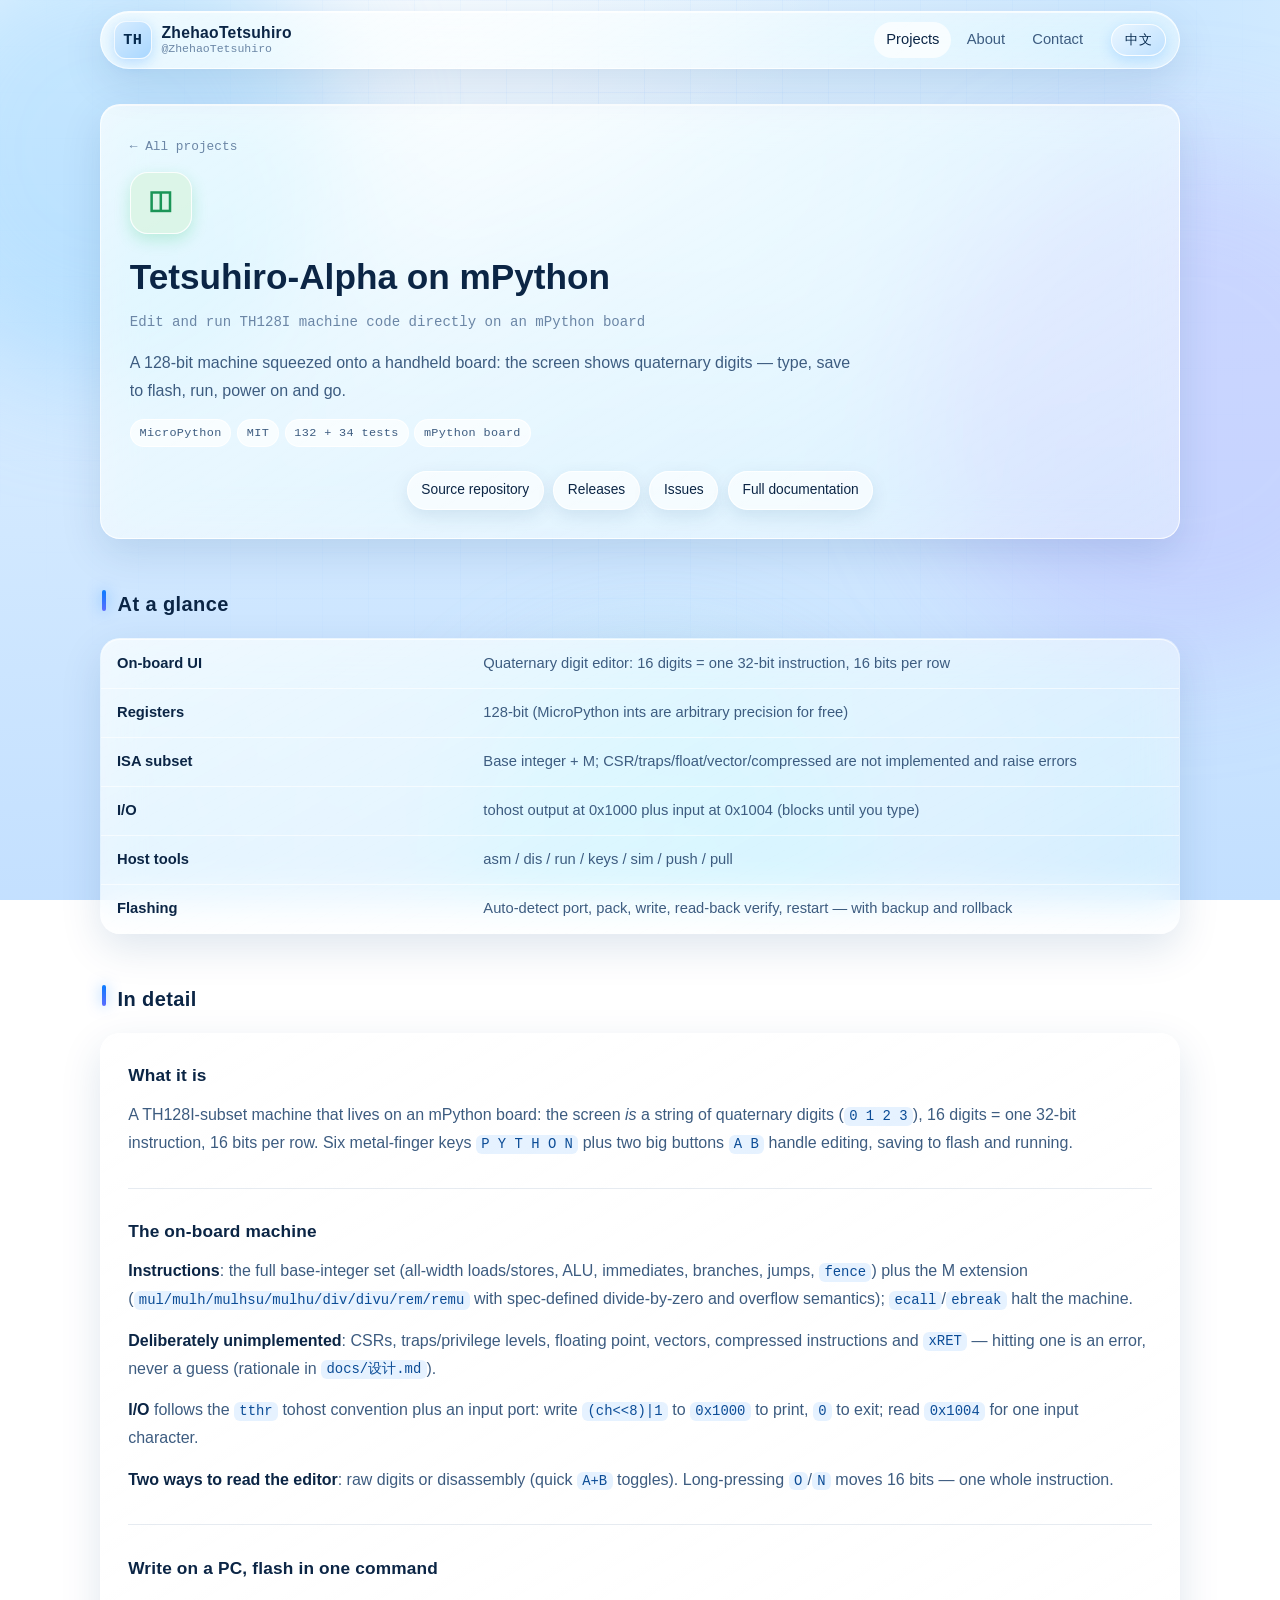
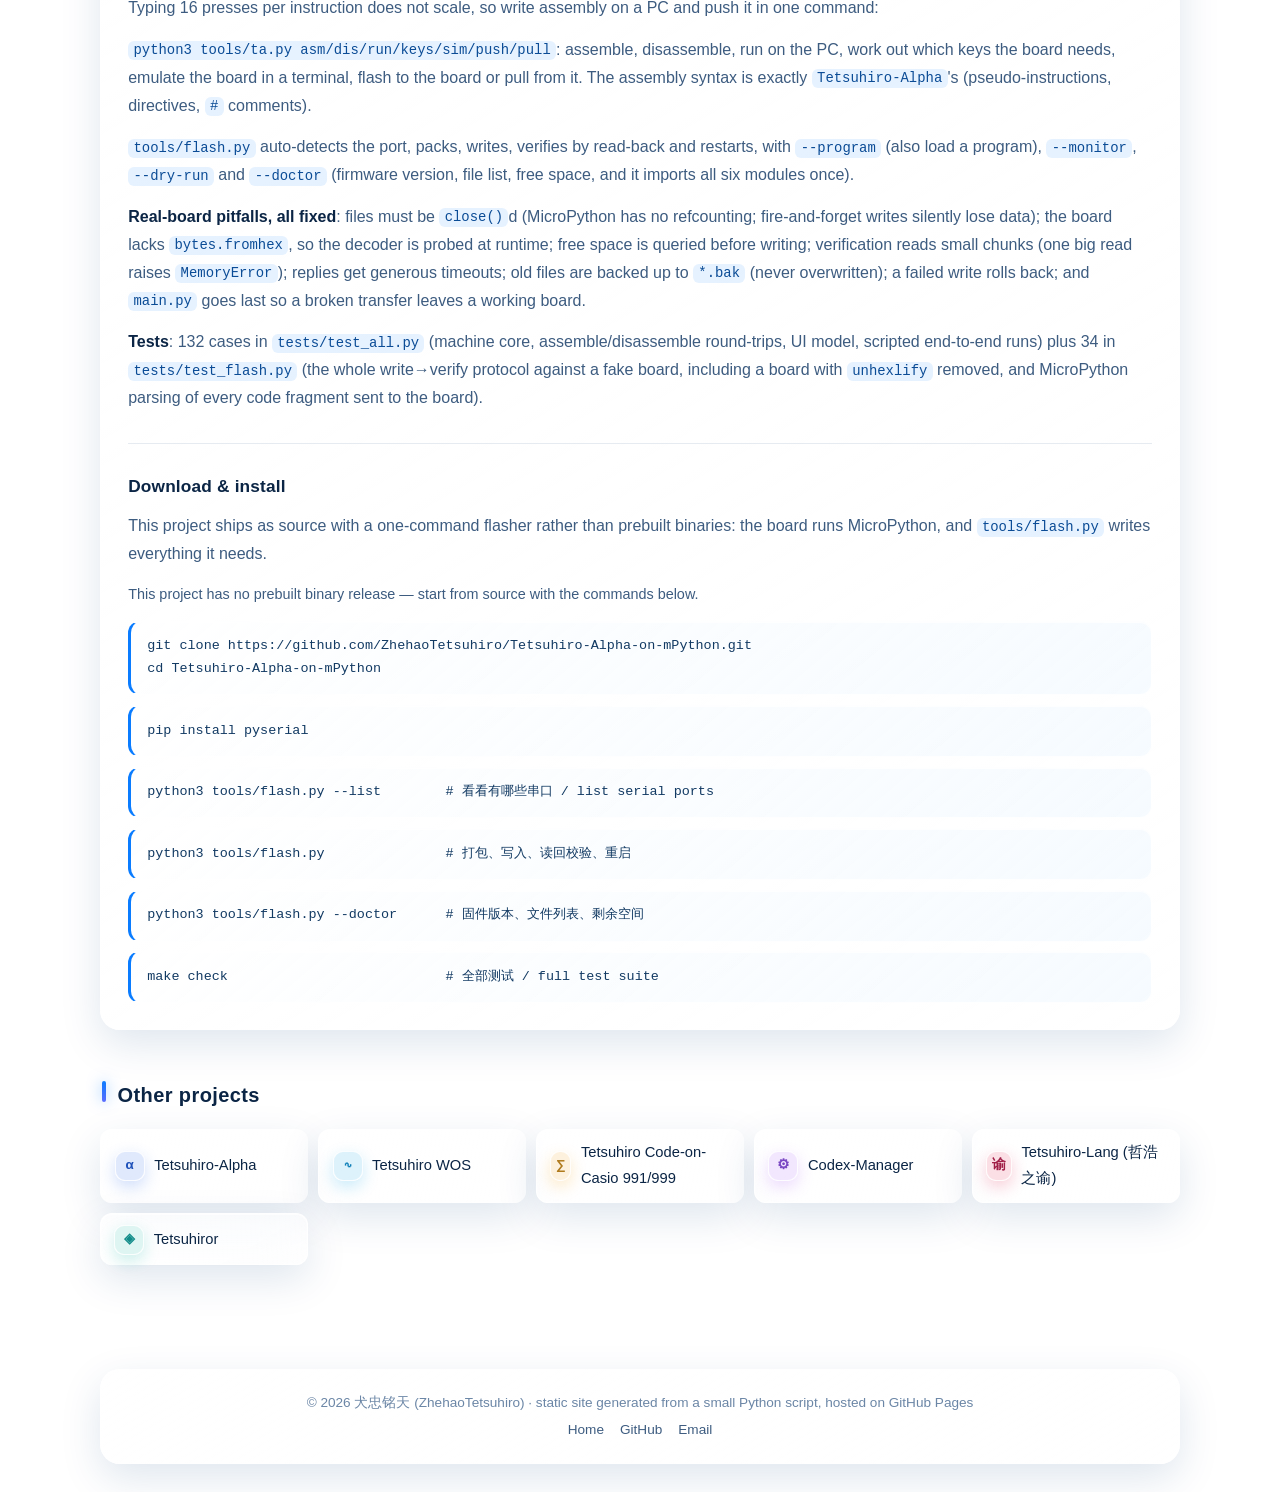
<file: p/tetsuhiro-alpha-on-mpython.html>
<!doctype html>
<html lang="zh-CN" data-lang="zh" data-title-zh="Tetsuhiro-Alpha on mPython — 在掌控板上直接编辑、运行 TH128I 机器码" data-title-en="Tetsuhiro-Alpha on mPython — Edit and run TH128I machine code directly on an mPython board">
<head>
<meta charset="utf-8">
<meta name="viewport" content="width=device-width, initial-scale=1">
<title>Tetsuhiro-Alpha on mPython — 在掌控板上直接编辑、运行 TH128I 机器码</title>
<meta name="description" content="把 128 位机器塞进一块掌控板：屏幕上是一串四进制数字，敲、存 flash、跑，插上电就能用。">
<meta property="og:title" content="Tetsuhiro-Alpha on mPython — 在掌控板上直接编辑、运行 TH128I 机器码">
<meta property="og:description" content="把 128 位机器塞进一块掌控板：屏幕上是一串四进制数字，敲、存 flash、跑，插上电就能用。">
<meta property="og:type" content="website">
<meta property="og:url" content="https://zhehaotetsuhiro.github.io/">
<link rel="icon" href="../favicon.svg" type="image/svg+xml">
<link rel="stylesheet" href="../assets/style.css">
</head>
<body>
<div class="bg" aria-hidden="true"><span class="orb orb-1"></span><span class="orb orb-2"></span><span class="orb orb-3"></span></div>
<header class="nav-wrap">
  <div class="nav glass">
    <a class="brand" href="../index.html">
      <span class="brand-mark">TH</span>
      <span class="brand-text">
        <b><span data-zh="犬忠铭天" data-en="ZhehaoTetsuhiro">犬忠铭天</span></b>
        <small>@ZhehaoTetsuhiro</small>
      </span>
    </a>
    <nav class="nav-links"><a href="../index.html#projects" class="is-active"><span data-zh="项目" data-en="Projects">项目</span></a><a href="../index.html#about"><span data-zh="关于" data-en="About">关于</span></a><a href="../index.html#contact"><span data-zh="联系" data-en="Contact">联系</span></a></nav>
    <button id="lang-toggle" class="lang-toggle" type="button" aria-label="Switch language">EN</button>
  </div>
</header><main class="wrap"><section class="proj-hero glass" style="--accent:#22c55e">
  <a class="back" href="../index.html"><span data-zh="← 全部项目" data-en="← All projects">← 全部项目</span></a>
  <span class="glyph glyph-lg">◫</span>
  <h1><span data-zh="Tetsuhiro-Alpha on mPython" data-en="Tetsuhiro-Alpha on mPython">Tetsuhiro-Alpha on mPython</span></h1>
  <p class="proj-sub"><span data-zh="在掌控板上直接编辑、运行 TH128I 机器码" data-en="Edit and run TH128I machine code directly on an mPython board">在掌控板上直接编辑、运行 TH128I 机器码</span></p>
  <p class="tagline"><span data-html="1" data-zh="把 128 位机器塞进一块掌控板：屏幕上是一串四进制数字，敲、存 flash、跑，插上电就能用。" data-en="A 128-bit machine squeezed onto a handheld board: the screen shows quaternary digits — type, save to flash, run, power on and go.">把 128 位机器塞进一块掌控板：屏幕上是一串四进制数字，敲、存 flash、跑，插上电就能用。</span></p>
  <ul class="chip-row"><li class="chip"><span data-zh="MicroPython" data-en="MicroPython">MicroPython</span></li><li class="chip"><span data-zh="MIT" data-en="MIT">MIT</span></li><li class="chip"><span data-zh="132 + 34 项测试" data-en="132 + 34 tests">132 + 34 项测试</span></li><li class="chip"><span data-zh="掌控板" data-en="mPython board">掌控板</span></li></ul>
  <div class="hero-actions"><a class="btn btn-sm" href="https://github.com/ZhehaoTetsuhiro/Tetsuhiro-Alpha-on-mPython"><span data-zh="源码仓库" data-en="Source repository">源码仓库</span></a><a class="btn btn-sm" href="https://github.com/ZhehaoTetsuhiro/Tetsuhiro-Alpha-on-mPython/releases"><span data-zh="Releases" data-en="Releases">Releases</span></a><a class="btn btn-sm" href="https://github.com/ZhehaoTetsuhiro/Tetsuhiro-Alpha-on-mPython/issues"><span data-zh="问题反馈" data-en="Issues">问题反馈</span></a><a class="btn btn-sm" href="https://github.com/ZhehaoTetsuhiro/Tetsuhiro-Alpha-on-mPython#readme"><span data-zh="完整文档" data-en="Full documentation">完整文档</span></a></div>
</section><section class="section"><h2 class="section-title"><span data-zh="速览" data-en="At a glance">速览</span></h2><table class="facts glass"><tr><th><span data-zh="板上界面" data-en="On-board UI">板上界面</span></th><td><span data-html="1" data-zh="四进制数字编辑器：16 个数字 = 一条 32 位指令，一行 16 位 = 一条指令" data-en="Quaternary digit editor: 16 digits = one 32-bit instruction, 16 bits per row">四进制数字编辑器：16 个数字 = 一条 32 位指令，一行 16 位 = 一条指令</span></td></tr><tr><th><span data-zh="寄存器" data-en="Registers">寄存器</span></th><td><span data-html="1" data-zh="128 位（MicroPython 整数本就是任意精度，一分钱不花）" data-en="128-bit (MicroPython ints are arbitrary precision for free)">128 位（MicroPython 整数本就是任意精度，一分钱不花）</span></td></tr><tr><th><span data-zh="指令子集" data-en="ISA subset">指令子集</span></th><td><span data-html="1" data-zh="基础整数 + M 扩展；CSR/陷阱/浮点/向量/压缩指令不实现，碰到就报错" data-en="Base integer + M; CSR/traps/float/vector/compressed are not implemented and raise errors">基础整数 + M 扩展；CSR/陷阱/浮点/向量/压缩指令不实现，碰到就报错</span></td></tr><tr><th><span data-zh="I/O" data-en="I/O">I/O</span></th><td><span data-html="1" data-zh="tohost 输出口 0x1000 + 输入口 0x1004（没输入就停在那儿等你敲）" data-en="tohost output at 0x1000 plus input at 0x1004 (blocks until you type)">tohost 输出口 0x1000 + 输入口 0x1004（没输入就停在那儿等你敲）</span></td></tr><tr><th><span data-zh="电脑端工具" data-en="Host tools">电脑端工具</span></th><td><span data-html="1" data-zh="asm / dis / run / keys / sim / push / pull" data-en="asm / dis / run / keys / sim / push / pull">asm / dis / run / keys / sim / push / pull</span></td></tr><tr><th><span data-zh="烧录" data-en="Flashing">烧录</span></th><td><span data-html="1" data-zh="自动找串口、打包、写入、读回校验、重启，带备份与失败回退" data-en="Auto-detect port, pack, write, read-back verify, restart — with backup and rollback">自动找串口、打包、写入、读回校验、重启，带备份与失败回退</span></td></tr></table></section><section class="section"><h2 class="section-title"><span data-zh="详细介绍" data-en="In detail">详细介绍</span></h2><div class="detail glass"><div class="detail-block"><h2 data-zh="它是什么" data-en="What it is">它是什么</h2><p><span data-html="1" data-zh="一块掌控板上跑着的 TH128I 子集机器：屏幕上就是一串四进制数字（&lt;code&gt;0 1 2 3&lt;/code&gt;），16 个数字 = 一条 32 位指令，一排 16 位 = 一整条指令；&lt;code&gt;P Y T H O N&lt;/code&gt; 六个金指加 &lt;code&gt;A B&lt;/code&gt; 两个大按键完成编辑、存 flash、运行。" data-en="A TH128I-subset machine that lives on an mPython board: the screen &lt;i&gt;is&lt;/i&gt; a string of quaternary digits (&lt;code&gt;0 1 2 3&lt;/code&gt;), 16 digits = one 32-bit instruction, 16 bits per row. Six metal-finger keys &lt;code&gt;P Y T H O N&lt;/code&gt; plus two big buttons &lt;code&gt;A B&lt;/code&gt; handle editing, saving to flash and running.">一块掌控板上跑着的 TH128I 子集机器：屏幕上就是一串四进制数字（<code>0 1 2 3</code>），16 个数字 = 一条 32 位指令，一排 16 位 = 一整条指令；<code>P Y T H O N</code> 六个金指加 <code>A B</code> 两个大按键完成编辑、存 flash、运行。</span></p></div><div class="detail-block"><h2 data-zh="板上机器" data-en="The on-board machine">板上机器</h2><p><span data-html="1" data-zh="&lt;b&gt;指令&lt;/b&gt;：基础整数全组（全宽度访存、ALU、立即数、分支、跳转、&lt;code&gt;fence&lt;/code&gt;）与 M 扩展（&lt;code&gt;mul/mulh/mulhsu/mulhu/div/divu/rem/remu&lt;/code&gt;，除零与溢出语义照规范）；&lt;code&gt;ecall&lt;/code&gt;/&lt;code&gt;ebreak&lt;/code&gt; 即停机。" data-en="&lt;b&gt;Instructions&lt;/b&gt;: the full base-integer set (all-width loads/stores, ALU, immediates, branches, jumps, &lt;code&gt;fence&lt;/code&gt;) plus the M extension (&lt;code&gt;mul/mulh/mulhsu/mulhu/div/divu/rem/remu&lt;/code&gt; with spec-defined divide-by-zero and overflow semantics); &lt;code&gt;ecall&lt;/code&gt;/&lt;code&gt;ebreak&lt;/code&gt; halt the machine."><b>指令</b>：基础整数全组（全宽度访存、ALU、立即数、分支、跳转、<code>fence</code>）与 M 扩展（<code>mul/mulh/mulhsu/mulhu/div/divu/rem/remu</code>，除零与溢出语义照规范）；<code>ecall</code>/<code>ebreak</code> 即停机。</span></p><p><span data-html="1" data-zh="&lt;b&gt;刻意不实现&lt;/b&gt;：CSR、陷阱/特权级、浮点、向量、压缩指令、&lt;code&gt;xRET&lt;/code&gt; —— 碰到就报错，绝不猜着往下跑（理由与取舍见 &lt;code&gt;docs/设计.md&lt;/code&gt;）。" data-en="&lt;b&gt;Deliberately unimplemented&lt;/b&gt;: CSRs, traps/privilege levels, floating point, vectors, compressed instructions and &lt;code&gt;xRET&lt;/code&gt; — hitting one is an error, never a guess (rationale in &lt;code&gt;docs/设计.md&lt;/code&gt;)."><b>刻意不实现</b>：CSR、陷阱/特权级、浮点、向量、压缩指令、<code>xRET</code> —— 碰到就报错，绝不猜着往下跑（理由与取舍见 <code>docs/设计.md</code>）。</span></p><p><span data-html="1" data-zh="&lt;b&gt;I/O&lt;/b&gt;沿用 &lt;code&gt;tthr&lt;/code&gt; 的 tohost 约定，另加一个输入口：往 &lt;code&gt;0x1000&lt;/code&gt; 写 &lt;code&gt;(ch&amp;lt;&amp;lt;8)|1&lt;/code&gt; 打印字符、写 &lt;code&gt;0&lt;/code&gt; 结束程序；从 &lt;code&gt;0x1004&lt;/code&gt; 读一个输入字符。" data-en="&lt;b&gt;I/O&lt;/b&gt; follows the &lt;code&gt;tthr&lt;/code&gt; tohost convention plus an input port: write &lt;code&gt;(ch&amp;lt;&amp;lt;8)|1&lt;/code&gt; to &lt;code&gt;0x1000&lt;/code&gt; to print, &lt;code&gt;0&lt;/code&gt; to exit; read &lt;code&gt;0x1004&lt;/code&gt; for one input character."><b>I/O</b>沿用 <code>tthr</code> 的 tohost 约定，另加一个输入口：往 <code>0x1000</code> 写 <code>(ch&lt;&lt;8)|1</code> 打印字符、写 <code>0</code> 结束程序；从 <code>0x1004</code> 读一个输入字符。</span></p><p><span data-html="1" data-zh="&lt;b&gt;编辑画面的两种看法&lt;/b&gt;：数字视图与反汇编视图（&lt;code&gt;A+B&lt;/code&gt; 快点切换），长按 &lt;code&gt;O&lt;/code&gt;/&lt;code&gt;N&lt;/code&gt; 挪 16 位即上下挪一整条指令。" data-en="&lt;b&gt;Two ways to read the editor&lt;/b&gt;: raw digits or disassembly (quick &lt;code&gt;A+B&lt;/code&gt; toggles). Long-pressing &lt;code&gt;O&lt;/code&gt;/&lt;code&gt;N&lt;/code&gt; moves 16 bits — one whole instruction."><b>编辑画面的两种看法</b>：数字视图与反汇编视图（<code>A+B</code> 快点切换），长按 <code>O</code>/<code>N</code> 挪 16 位即上下挪一整条指令。</span></p></div><div class="detail-block"><h2 data-zh="电脑上写程序 + 一键烧录" data-en="Write on a PC, flash in one command">电脑上写程序 + 一键烧录</h2><p><span data-html="1" data-zh="板上敲 16 下才出一条指令，长程序受不了 —— 所以在电脑上写汇编，一条命令推上去：" data-en="Typing 16 presses per instruction does not scale, so write assembly on a PC and push it in one command:">板上敲 16 下才出一条指令，长程序受不了 —— 所以在电脑上写汇编，一条命令推上去：</span></p><p><span data-html="1" data-zh="&lt;code&gt;python3 tools/ta.py asm/dis/run/keys/sim/push/pull&lt;/code&gt;：汇编、反汇编、在电脑上跑、算出在板上该按哪几个键、终端里模拟掌控板、烧录 / 从板上取回。汇编语法就是 &lt;code&gt;Tetsuhiro-Alpha&lt;/code&gt; 的那一套（伪指令、指示字、&lt;code&gt;#&lt;/code&gt; 注释）。" data-en="&lt;code&gt;python3 tools/ta.py asm/dis/run/keys/sim/push/pull&lt;/code&gt;: assemble, disassemble, run on the PC, work out which keys the board needs, emulate the board in a terminal, flash to the board or pull from it. The assembly syntax is exactly &lt;code&gt;Tetsuhiro-Alpha&lt;/code&gt;&#x27;s (pseudo-instructions, directives, &lt;code&gt;#&lt;/code&gt; comments)."><code>python3 tools/ta.py asm/dis/run/keys/sim/push/pull</code>：汇编、反汇编、在电脑上跑、算出在板上该按哪几个键、终端里模拟掌控板、烧录 / 从板上取回。汇编语法就是 <code>Tetsuhiro-Alpha</code> 的那一套（伪指令、指示字、<code>#</code> 注释）。</span></p><p><span data-html="1" data-zh="&lt;code&gt;tools/flash.py&lt;/code&gt; 自动找串口、打包、写入、读回校验、重启，支持 &lt;code&gt;--program&lt;/code&gt;（顺便写进程序）、&lt;code&gt;--monitor&lt;/code&gt;、&lt;code&gt;--dry-run&lt;/code&gt;、&lt;code&gt;--doctor&lt;/code&gt;（固件版本、文件列表、剩余空间，并把六个模块逐个 import 一遍）。" data-en="&lt;code&gt;tools/flash.py&lt;/code&gt; auto-detects the port, packs, writes, verifies by read-back and restarts, with &lt;code&gt;--program&lt;/code&gt; (also load a program), &lt;code&gt;--monitor&lt;/code&gt;, &lt;code&gt;--dry-run&lt;/code&gt; and &lt;code&gt;--doctor&lt;/code&gt; (firmware version, file list, free space, and it imports all six modules once)."><code>tools/flash.py</code> 自动找串口、打包、写入、读回校验、重启，支持 <code>--program</code>（顺便写进程序）、<code>--monitor</code>、<code>--dry-run</code>、<code>--doctor</code>（固件版本、文件列表、剩余空间，并把六个模块逐个 import 一遍）。</span></p><p><span data-html="1" data-zh="&lt;b&gt;真板子上踩过的坑（都已修）&lt;/b&gt;：板上写文件必须 &lt;code&gt;close()&lt;/code&gt;（MicroPython 没有引用计数，写完即丢会静默丢数据）；板上没有 &lt;code&gt;bytes.fromhex&lt;/code&gt;，解码方式到板上现问；写前先问剩余空间；核对时一小块一小块读（大文件一口气读会 &lt;code&gt;MemoryError&lt;/code&gt;）；等板子回话给足时间；老文件备份成 &lt;code&gt;*.bak&lt;/code&gt;（已有就不动，最先备份的才是原件）；半路写炸会自动退回；&lt;code&gt;main.py&lt;/code&gt; 最后才传，断在半路旧程序还能跑。" data-en="&lt;b&gt;Real-board pitfalls, all fixed&lt;/b&gt;: files must be &lt;code&gt;close()&lt;/code&gt;d (MicroPython has no refcounting; fire-and-forget writes silently lose data); the board lacks &lt;code&gt;bytes.fromhex&lt;/code&gt;, so the decoder is probed at runtime; free space is queried before writing; verification reads small chunks (one big read raises &lt;code&gt;MemoryError&lt;/code&gt;); replies get generous timeouts; old files are backed up to &lt;code&gt;*.bak&lt;/code&gt; (never overwritten); a failed write rolls back; and &lt;code&gt;main.py&lt;/code&gt; goes last so a broken transfer leaves a working board."><b>真板子上踩过的坑（都已修）</b>：板上写文件必须 <code>close()</code>（MicroPython 没有引用计数，写完即丢会静默丢数据）；板上没有 <code>bytes.fromhex</code>，解码方式到板上现问；写前先问剩余空间；核对时一小块一小块读（大文件一口气读会 <code>MemoryError</code>）；等板子回话给足时间；老文件备份成 <code>*.bak</code>（已有就不动，最先备份的才是原件）；半路写炸会自动退回；<code>main.py</code> 最后才传，断在半路旧程序还能跑。</span></p><p><span data-html="1" data-zh="&lt;b&gt;测试&lt;/b&gt;：&lt;code&gt;tests/test_all.py&lt;/code&gt; 132 条（机器核心、汇编/反汇编往返、界面模型、整机剧本）+ &lt;code&gt;tests/test_flash.py&lt;/code&gt; 34 条（拿假板子跑完整条写入 → 核对的路，含「砍掉 unhexlify 的假板子」与发给板子的每段代码的 MicroPython 解析）。" data-en="&lt;b&gt;Tests&lt;/b&gt;: 132 cases in &lt;code&gt;tests/test_all.py&lt;/code&gt; (machine core, assemble/disassemble round-trips, UI model, scripted end-to-end runs) plus 34 in &lt;code&gt;tests/test_flash.py&lt;/code&gt; (the whole write→verify protocol against a fake board, including a board with &lt;code&gt;unhexlify&lt;/code&gt; removed, and MicroPython parsing of every code fragment sent to the board)."><b>测试</b>：<code>tests/test_all.py</code> 132 条（机器核心、汇编/反汇编往返、界面模型、整机剧本）+ <code>tests/test_flash.py</code> 34 条（拿假板子跑完整条写入 → 核对的路，含「砍掉 unhexlify 的假板子」与发给板子的每段代码的 MicroPython 解析）。</span></p></div><div class="detail-block" id="download">
    <h2><span data-zh="下载与安装" data-en="Download &amp; install">下载与安装</span></h2>
    <p><span data-html="1" data-zh="这个项目走「源码 + 一键烧录」而非预编译二进制：板上跑的是 MicroPython，固件与文件都由 &lt;code&gt;tools/flash.py&lt;/code&gt; 直接写入掌控板。" data-en="This project ships as source with a one-command flasher rather than prebuilt binaries: the board runs MicroPython, and &lt;code&gt;tools/flash.py&lt;/code&gt; writes everything it needs.">这个项目走「源码 + 一键烧录」而非预编译二进制：板上跑的是 MicroPython，固件与文件都由 <code>tools/flash.py</code> 直接写入掌控板。</span></p>
    <p class="muted"><span data-zh="本项目没有预编译二进制发布，直接用下面的命令从源码起步。" data-en="This project has no prebuilt binary release — start from source with the commands below.">本项目没有预编译二进制发布，直接用下面的命令从源码起步。</span></p>
    <pre class="code"><code>git clone https://github.com/ZhehaoTetsuhiro/Tetsuhiro-Alpha-on-mPython.git
cd Tetsuhiro-Alpha-on-mPython</code></pre><pre class="code"><code>pip install pyserial</code></pre><pre class="code"><code>python3 tools/flash.py --list        # 看看有哪些串口 / list serial ports</code></pre><pre class="code"><code>python3 tools/flash.py               # 打包、写入、读回校验、重启</code></pre><pre class="code"><code>python3 tools/flash.py --doctor      # 固件版本、文件列表、剩余空间</code></pre><pre class="code"><code>make check                           # 全部测试 / full test suite</code></pre>
  </div></div></section><section class="section">
  <h2 class="section-title"><span data-zh="其它项目" data-en="Other projects">其它项目</span></h2>
  <div class="mini-grid"><a class="mini glass" href="../p/tetsuhiro-alpha.html" style="--accent:#2563eb"><span class="glyph glyph-sm">α</span><span data-zh="Tetsuhiro-Alpha" data-en="Tetsuhiro-Alpha">Tetsuhiro-Alpha</span></a><a class="mini glass" href="../p/tetsuhiro-wos.html" style="--accent:#0ea5e9"><span class="glyph glyph-sm">∿</span><span data-zh="Tetsuhiro WOS" data-en="Tetsuhiro WOS">Tetsuhiro WOS</span></a><a class="mini glass" href="../p/tetsuhiro-code-on-casio.html" style="--accent:#f59e0b"><span class="glyph glyph-sm">∑</span><span data-zh="Tetsuhiro Code-on-Casio 991/999" data-en="Tetsuhiro Code-on-Casio 991/999">Tetsuhiro Code-on-Casio 991/999</span></a><a class="mini glass" href="../p/codex-manager.html" style="--accent:#a855f7"><span class="glyph glyph-sm">⚙</span><span data-zh="Codex-Manager" data-en="Codex-Manager">Codex-Manager</span></a><a class="mini glass" href="../p/tetsuhiro-lang.html" style="--accent:#e11d48"><span class="glyph glyph-sm">谕</span><span data-zh="哲浩之谕 · Tetsuhiro-Lang" data-en="Tetsuhiro-Lang (哲浩之谕)">哲浩之谕 · Tetsuhiro-Lang</span></a><a class="mini glass" href="../p/tetsuhiror.html" style="--accent:#14b8a6"><span class="glyph glyph-sm">◈</span><span data-zh="Tetsuhiror" data-en="Tetsuhiror">Tetsuhiror</span></a></div>
</section></main><footer class="footer glass">
  <p><span data-zh="© 2026 犬忠铭天（ZhehaoTetsuhiro）· 本站由静态页面生成器构建，托管于 GitHub Pages" data-en="© 2026 犬忠铭天 (ZhehaoTetsuhiro) · static site generated from a small Python script, hosted on GitHub Pages">© 2026 犬忠铭天（ZhehaoTetsuhiro）· 本站由静态页面生成器构建，托管于 GitHub Pages</span></p>
  <p class="footer-links">
    <a href="../index.html"><span data-zh="首页" data-en="Home">首页</span></a>
    <a href="https://github.com/ZhehaoTetsuhiro"><span data-zh="GitHub" data-en="GitHub">GitHub</span></a>
    <a href="mailto:zhehaosdog@outlook.com"><span data-zh="邮箱" data-en="Email">邮箱</span></a>
  </p>
</footer>
<script src="../assets/i18n.js"></script>
</body>
</html>
</file>
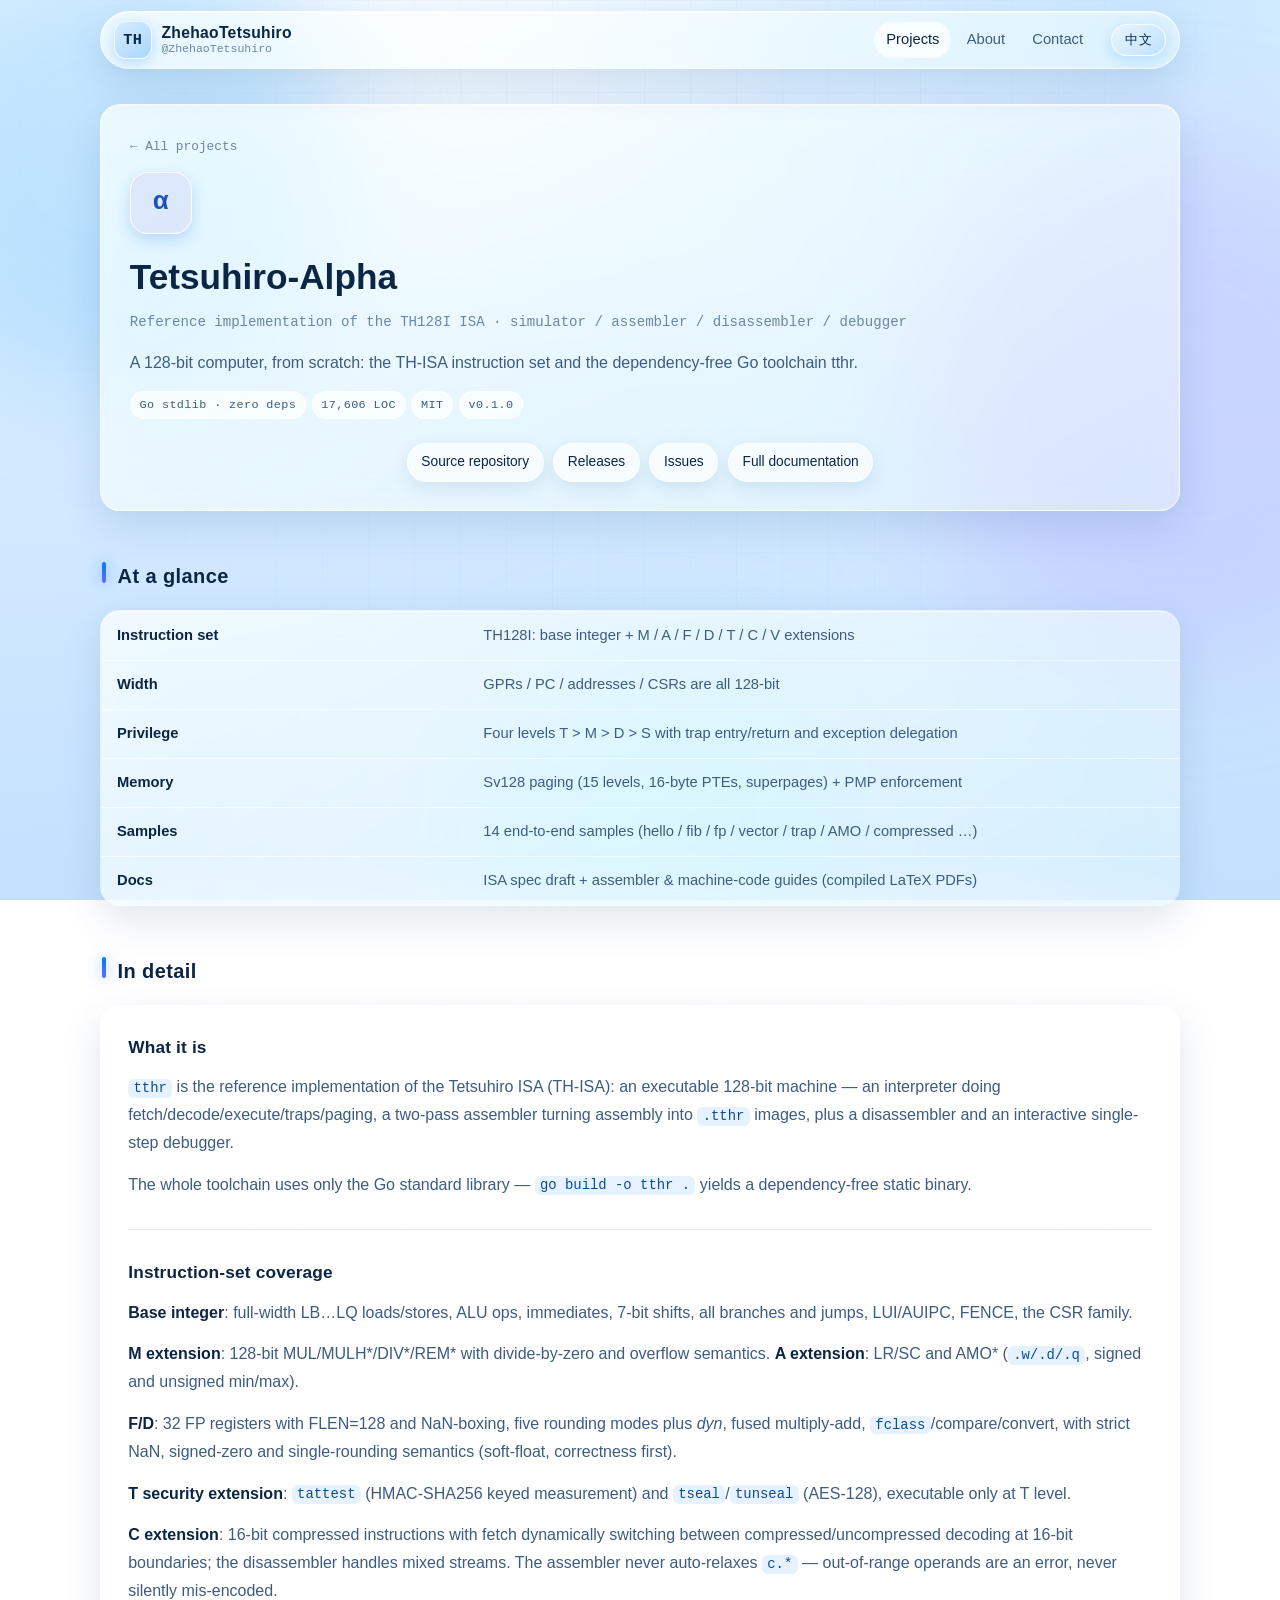
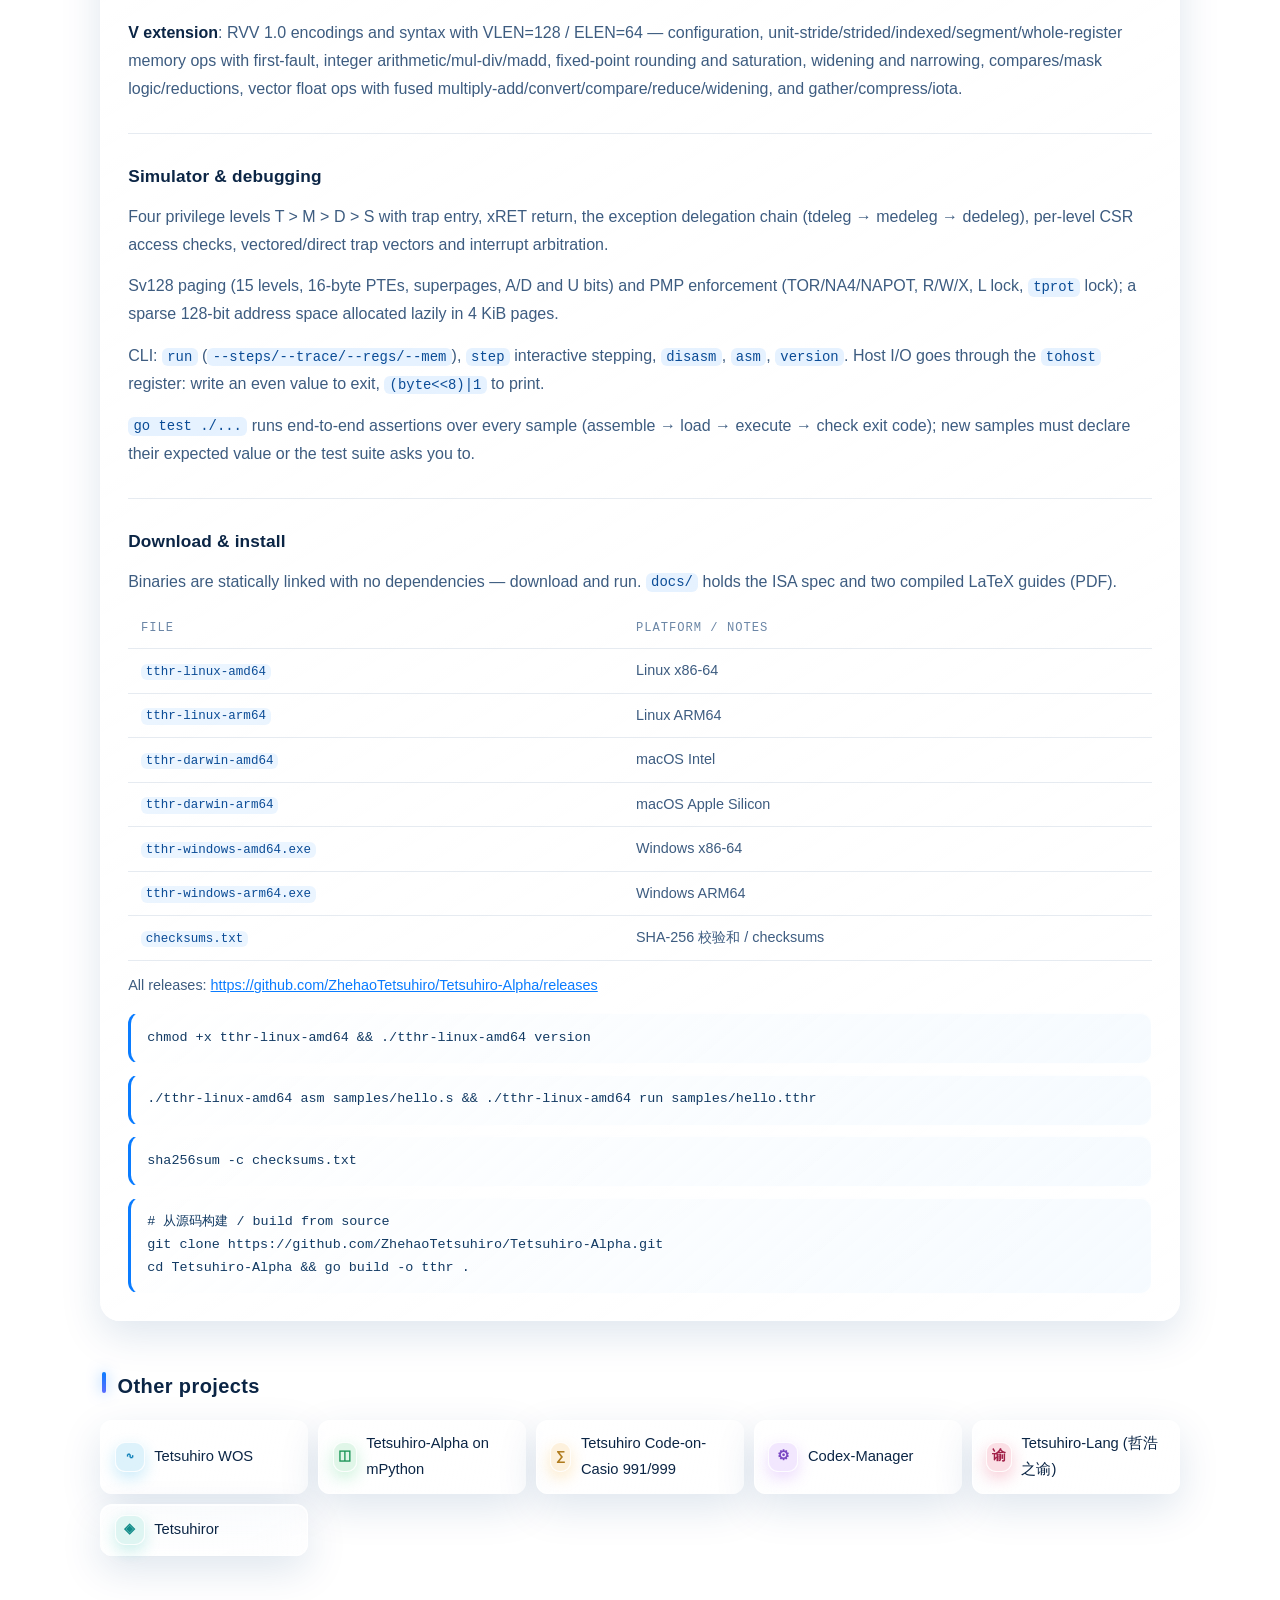
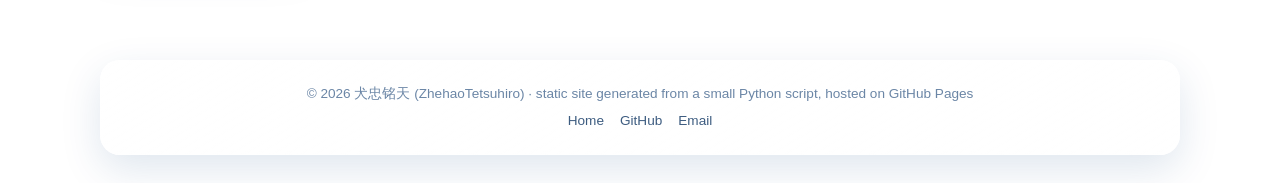
<file: p/tetsuhiro-alpha.html>
<!doctype html>
<html lang="zh-CN" data-lang="zh" data-title-zh="Tetsuhiro-Alpha — TH128I 指令集参考实现 · 模拟器 / 汇编器 / 反汇编器 / 调试器" data-title-en="Tetsuhiro-Alpha — Reference implementation of the TH128I ISA · simulator / assembler / disassembler / debugger">
<head>
<meta charset="utf-8">
<meta name="viewport" content="width=device-width, initial-scale=1">
<title>Tetsuhiro-Alpha — TH128I 指令集参考实现 · 模拟器 / 汇编器 / 反汇编器 / 调试器</title>
<meta name="description" content="一台 128 位计算机的参考实现：自研指令集 TH-ISA 与零依赖 Go 工具链 tthr。">
<meta property="og:title" content="Tetsuhiro-Alpha — TH128I 指令集参考实现 · 模拟器 / 汇编器 / 反汇编器 / 调试器">
<meta property="og:description" content="一台 128 位计算机的参考实现：自研指令集 TH-ISA 与零依赖 Go 工具链 tthr。">
<meta property="og:type" content="website">
<meta property="og:url" content="https://zhehaotetsuhiro.github.io/">
<link rel="icon" href="../favicon.svg" type="image/svg+xml">
<link rel="stylesheet" href="../assets/style.css">
</head>
<body>
<div class="bg" aria-hidden="true"><span class="orb orb-1"></span><span class="orb orb-2"></span><span class="orb orb-3"></span></div>
<header class="nav-wrap">
  <div class="nav glass">
    <a class="brand" href="../index.html">
      <span class="brand-mark">TH</span>
      <span class="brand-text">
        <b><span data-zh="犬忠铭天" data-en="ZhehaoTetsuhiro">犬忠铭天</span></b>
        <small>@ZhehaoTetsuhiro</small>
      </span>
    </a>
    <nav class="nav-links"><a href="../index.html#projects" class="is-active"><span data-zh="项目" data-en="Projects">项目</span></a><a href="../index.html#about"><span data-zh="关于" data-en="About">关于</span></a><a href="../index.html#contact"><span data-zh="联系" data-en="Contact">联系</span></a></nav>
    <button id="lang-toggle" class="lang-toggle" type="button" aria-label="Switch language">EN</button>
  </div>
</header><main class="wrap"><section class="proj-hero glass" style="--accent:#2563eb">
  <a class="back" href="../index.html"><span data-zh="← 全部项目" data-en="← All projects">← 全部项目</span></a>
  <span class="glyph glyph-lg">α</span>
  <h1><span data-zh="Tetsuhiro-Alpha" data-en="Tetsuhiro-Alpha">Tetsuhiro-Alpha</span></h1>
  <p class="proj-sub"><span data-zh="TH128I 指令集参考实现 · 模拟器 / 汇编器 / 反汇编器 / 调试器" data-en="Reference implementation of the TH128I ISA · simulator / assembler / disassembler / debugger">TH128I 指令集参考实现 · 模拟器 / 汇编器 / 反汇编器 / 调试器</span></p>
  <p class="tagline"><span data-html="1" data-zh="一台 128 位计算机的参考实现：自研指令集 TH-ISA 与零依赖 Go 工具链 tthr。" data-en="A 128-bit computer, from scratch: the TH-ISA instruction set and the dependency-free Go toolchain tthr.">一台 128 位计算机的参考实现：自研指令集 TH-ISA 与零依赖 Go 工具链 tthr。</span></p>
  <ul class="chip-row"><li class="chip"><span data-zh="Go 标准库 · 零依赖" data-en="Go stdlib · zero deps">Go 标准库 · 零依赖</span></li><li class="chip"><span data-zh="17606 行" data-en="17,606 LOC">17606 行</span></li><li class="chip"><span data-zh="MIT" data-en="MIT">MIT</span></li><li class="chip"><span data-zh="v0.1.0" data-en="v0.1.0">v0.1.0</span></li></ul>
  <div class="hero-actions"><a class="btn btn-sm" href="https://github.com/ZhehaoTetsuhiro/Tetsuhiro-Alpha"><span data-zh="源码仓库" data-en="Source repository">源码仓库</span></a><a class="btn btn-sm" href="https://github.com/ZhehaoTetsuhiro/Tetsuhiro-Alpha/releases"><span data-zh="Releases" data-en="Releases">Releases</span></a><a class="btn btn-sm" href="https://github.com/ZhehaoTetsuhiro/Tetsuhiro-Alpha/issues"><span data-zh="问题反馈" data-en="Issues">问题反馈</span></a><a class="btn btn-sm" href="https://github.com/ZhehaoTetsuhiro/Tetsuhiro-Alpha#readme"><span data-zh="完整文档" data-en="Full documentation">完整文档</span></a></div>
</section><section class="section"><h2 class="section-title"><span data-zh="速览" data-en="At a glance">速览</span></h2><table class="facts glass"><tr><th><span data-zh="指令集" data-en="Instruction set">指令集</span></th><td><span data-html="1" data-zh="TH128I：基础整数 + M / A / F / D / T / C / V" data-en="TH128I: base integer + M / A / F / D / T / C / V extensions">TH128I：基础整数 + M / A / F / D / T / C / V</span></td></tr><tr><th><span data-zh="位宽" data-en="Width">位宽</span></th><td><span data-html="1" data-zh="通用寄存器 / PC / 地址 / CSR 均 128 位" data-en="GPRs / PC / addresses / CSRs are all 128-bit">通用寄存器 / PC / 地址 / CSR 均 128 位</span></td></tr><tr><th><span data-zh="特权级" data-en="Privilege">特权级</span></th><td><span data-html="1" data-zh="四级 T &amp;gt; M &amp;gt; D &amp;gt; S，陷阱陷入/返回与异常委托链" data-en="Four levels T &amp;gt; M &amp;gt; D &amp;gt; S with trap entry/return and exception delegation">四级 T &gt; M &gt; D &gt; S，陷阱陷入/返回与异常委托链</span></td></tr><tr><th><span data-zh="存储" data-en="Memory">存储</span></th><td><span data-html="1" data-zh="Sv128 分页（15 级、16 字节 PTE、超级页）+ PMP 强制" data-en="Sv128 paging (15 levels, 16-byte PTEs, superpages) + PMP enforcement">Sv128 分页（15 级、16 字节 PTE、超级页）+ PMP 强制</span></td></tr><tr><th><span data-zh="示例" data-en="Samples">示例</span></th><td><span data-html="1" data-zh="14 个端到端示例（hello / fib / fp / vector / trap / AMO / 压缩指令 …）" data-en="14 end-to-end samples (hello / fib / fp / vector / trap / AMO / compressed …)">14 个端到端示例（hello / fib / fp / vector / trap / AMO / 压缩指令 …）</span></td></tr><tr><th><span data-zh="文档" data-en="Docs">文档</span></th><td><span data-html="1" data-zh="ISA 规范初稿 + 汇编指南 / 机器码指南（LaTeX 已编译 PDF）" data-en="ISA spec draft + assembler &amp;amp; machine-code guides (compiled LaTeX PDFs)">ISA 规范初稿 + 汇编指南 / 机器码指南（LaTeX 已编译 PDF）</span></td></tr></table></section><section class="section"><h2 class="section-title"><span data-zh="详细介绍" data-en="In detail">详细介绍</span></h2><div class="detail glass"><div class="detail-block"><h2 data-zh="它是什么" data-en="What it is">它是什么</h2><p><span data-html="1" data-zh="&lt;code&gt;tthr&lt;/code&gt; 是 Tetsuhiro 指令集架构（TH-ISA）的参考实现，一个可执行的 128 位机器：解释器负责取指、译码、执行、陷阱与分页，两遍汇编器把汇编源码变成 &lt;code&gt;.tthr&lt;/code&gt; 镜像，反汇编器与交互式单步调试器负责看清机器在做什么。" data-en="&lt;code&gt;tthr&lt;/code&gt; is the reference implementation of the Tetsuhiro ISA (TH-ISA): an executable 128-bit machine — an interpreter doing fetch/decode/execute/traps/paging, a two-pass assembler turning assembly into &lt;code&gt;.tthr&lt;/code&gt; images, plus a disassembler and an interactive single-step debugger."><code>tthr</code> 是 Tetsuhiro 指令集架构（TH-ISA）的参考实现，一个可执行的 128 位机器：解释器负责取指、译码、执行、陷阱与分页，两遍汇编器把汇编源码变成 <code>.tthr</code> 镜像，反汇编器与交互式单步调试器负责看清机器在做什么。</span></p><p><span data-html="1" data-zh="整个工具链只用 Go 标准库，没有第三方依赖；&lt;code&gt;go build -o tthr .&lt;/code&gt; 就能得到一个零依赖静态二进制。" data-en="The whole toolchain uses only the Go standard library — &lt;code&gt;go build -o tthr .&lt;/code&gt; yields a dependency-free static binary.">整个工具链只用 Go 标准库，没有第三方依赖；<code>go build -o tthr .</code> 就能得到一个零依赖静态二进制。</span></p></div><div class="detail-block"><h2 data-zh="指令集覆盖" data-en="Instruction-set coverage">指令集覆盖</h2><p><span data-html="1" data-zh="&lt;b&gt;基础整数&lt;/b&gt;：LB…LQ 全宽度访存、算术逻辑、立即数、7 位移位、全部分支与跳转、LUI/AUIPC、FENCE、CSR 指令组。" data-en="&lt;b&gt;Base integer&lt;/b&gt;: full-width LB…LQ loads/stores, ALU ops, immediates, 7-bit shifts, all branches and jumps, LUI/AUIPC, FENCE, the CSR family."><b>基础整数</b>：LB…LQ 全宽度访存、算术逻辑、立即数、7 位移位、全部分支与跳转、LUI/AUIPC、FENCE、CSR 指令组。</span></p><p><span data-html="1" data-zh="&lt;b&gt;M 扩展&lt;/b&gt;：128 位 MUL/MULH*/DIV*/REM*，含除零与溢出语义。&lt;b&gt;A 扩展&lt;/b&gt;：LR/SC 与 AMO*（&lt;code&gt;.w/.d/.q&lt;/code&gt;，含 min/max 的有无符号变体）。" data-en="&lt;b&gt;M extension&lt;/b&gt;: 128-bit MUL/MULH*/DIV*/REM* with divide-by-zero and overflow semantics. &lt;b&gt;A extension&lt;/b&gt;: LR/SC and AMO* (&lt;code&gt;.w/.d/.q&lt;/code&gt;, signed and unsigned min/max)."><b>M 扩展</b>：128 位 MUL/MULH*/DIV*/REM*，含除零与溢出语义。<b>A 扩展</b>：LR/SC 与 AMO*（<code>.w/.d/.q</code>，含 min/max 的有无符号变体）。</span></p><p><span data-html="1" data-zh="&lt;b&gt;F/D 扩展&lt;/b&gt;：32 个浮点寄存器、FLEN=128 与 NaN-box，五种舍入模式 + 动态舍入、融合乘加、&lt;code&gt;fclass&lt;/code&gt;/比较/转换，NaN、符号零与单次舍入语义严格实现（软浮点，正确性优先）。" data-en="&lt;b&gt;F/D&lt;/b&gt;: 32 FP registers with FLEN=128 and NaN-boxing, five rounding modes plus &lt;i&gt;dyn&lt;/i&gt;, fused multiply-add, &lt;code&gt;fclass&lt;/code&gt;/compare/convert, with strict NaN, signed-zero and single-rounding semantics (soft-float, correctness first)."><b>F/D 扩展</b>：32 个浮点寄存器、FLEN=128 与 NaN-box，五种舍入模式 + 动态舍入、融合乘加、<code>fclass</code>/比较/转换，NaN、符号零与单次舍入语义严格实现（软浮点，正确性优先）。</span></p><p><span data-html="1" data-zh="&lt;b&gt;T 安全扩展&lt;/b&gt;：&lt;code&gt;tattest&lt;/code&gt;（HMAC-SHA256 密钥化测量）、&lt;code&gt;tseal&lt;/code&gt;/&lt;code&gt;tunseal&lt;/code&gt;（AES-128），仅 T 特权级可执行。" data-en="&lt;b&gt;T security extension&lt;/b&gt;: &lt;code&gt;tattest&lt;/code&gt; (HMAC-SHA256 keyed measurement) and &lt;code&gt;tseal&lt;/code&gt;/&lt;code&gt;tunseal&lt;/code&gt; (AES-128), executable only at T level."><b>T 安全扩展</b>：<code>tattest</code>（HMAC-SHA256 密钥化测量）、<code>tseal</code>/<code>tunseal</code>（AES-128），仅 T 特权级可执行。</span></p><p><span data-html="1" data-zh="&lt;b&gt;C 扩展&lt;/b&gt;：16 位压缩指令，取指在 16 位边界上动态切换压缩/非压缩译码，反汇编器能处理混合流；汇编器对 &lt;code&gt;c.*&lt;/code&gt; 不做自动放宽（越界直接报错，绝不静默生成错误代码）。" data-en="&lt;b&gt;C extension&lt;/b&gt;: 16-bit compressed instructions with fetch dynamically switching between compressed/uncompressed decoding at 16-bit boundaries; the disassembler handles mixed streams. The assembler never auto-relaxes &lt;code&gt;c.*&lt;/code&gt; — out-of-range operands are an error, never silently mis-encoded."><b>C 扩展</b>：16 位压缩指令，取指在 16 位边界上动态切换压缩/非压缩译码，反汇编器能处理混合流；汇编器对 <code>c.*</code> 不做自动放宽（越界直接报错，绝不静默生成错误代码）。</span></p><p><span data-html="1" data-zh="&lt;b&gt;V 扩展（向量）&lt;/b&gt;：沿用 RVV 1.0 编码与语法，VLEN=128 / ELEN=64 —— 配置、单元步长/跨步/索引/段/整寄存器访存与首错即停、整数运算/乘除/乘加、定点舍入与饱和、加宽收窄、比较/掩码逻辑/归约、浮点运算与融合乘加/转换/比较/归约/加宽、gather/compress/iota。" data-en="&lt;b&gt;V extension&lt;/b&gt;: RVV 1.0 encodings and syntax with VLEN=128 / ELEN=64 — configuration, unit-stride/strided/indexed/segment/whole-register memory ops with first-fault, integer arithmetic/mul-div/madd, fixed-point rounding and saturation, widening and narrowing, compares/mask logic/reductions, vector float ops with fused multiply-add/convert/compare/reduce/widening, and gather/compress/iota."><b>V 扩展（向量）</b>：沿用 RVV 1.0 编码与语法，VLEN=128 / ELEN=64 —— 配置、单元步长/跨步/索引/段/整寄存器访存与首错即停、整数运算/乘除/乘加、定点舍入与饱和、加宽收窄、比较/掩码逻辑/归约、浮点运算与融合乘加/转换/比较/归约/加宽、gather/compress/iota。</span></p></div><div class="detail-block"><h2 data-zh="模拟器与调试" data-en="Simulator &amp; debugging">模拟器与调试</h2><p><span data-html="1" data-zh="四级特权模型 T &amp;gt; M &amp;gt; D &amp;gt; S，陷阱陷入与 xRET 返回、异常委托链 （tdeleg → medeleg → dedeleg）、逐级 CSR 访问权限校验、向量/直接陷阱向量与中断仲裁。" data-en="Four privilege levels T &amp;gt; M &amp;gt; D &amp;gt; S with trap entry, xRET return, the exception delegation chain (tdeleg → medeleg → dedeleg), per-level CSR access checks, vectored/direct trap vectors and interrupt arbitration.">四级特权模型 T &gt; M &gt; D &gt; S，陷阱陷入与 xRET 返回、异常委托链 （tdeleg → medeleg → dedeleg）、逐级 CSR 访问权限校验、向量/直接陷阱向量与中断仲裁。</span></p><p><span data-html="1" data-zh="Sv128 分页（15 级、16 字节 PTE、超级页、A/D 与 U 位）与 PMP 强制（TOR/NA4/NAPOT、R/W/X、L 锁、&lt;code&gt;tprot&lt;/code&gt; 锁）；稀疏 128 位地址空间按 4 KiB 页按需分配。" data-en="Sv128 paging (15 levels, 16-byte PTEs, superpages, A/D and U bits) and PMP enforcement (TOR/NA4/NAPOT, R/W/X, L lock, &lt;code&gt;tprot&lt;/code&gt; lock); a sparse 128-bit address space allocated lazily in 4 KiB pages.">Sv128 分页（15 级、16 字节 PTE、超级页、A/D 与 U 位）与 PMP 强制（TOR/NA4/NAPOT、R/W/X、L 锁、<code>tprot</code> 锁）；稀疏 128 位地址空间按 4 KiB 页按需分配。</span></p><p><span data-html="1" data-zh="CLI：&lt;code&gt;run&lt;/code&gt;（&lt;code&gt;--steps/--trace/--regs/--mem&lt;/code&gt;）、&lt;code&gt;step&lt;/code&gt; 交互式单步、&lt;code&gt;disasm&lt;/code&gt;、&lt;code&gt;asm&lt;/code&gt;、&lt;code&gt;version&lt;/code&gt;；主机 I/O 走 tohost 寄存器，写偶数即退出、写 &lt;code&gt;(字节&amp;lt;&amp;lt;8)|1&lt;/code&gt; 即打印。" data-en="CLI: &lt;code&gt;run&lt;/code&gt; (&lt;code&gt;--steps/--trace/--regs/--mem&lt;/code&gt;), &lt;code&gt;step&lt;/code&gt; interactive stepping, &lt;code&gt;disasm&lt;/code&gt;, &lt;code&gt;asm&lt;/code&gt;, &lt;code&gt;version&lt;/code&gt;. Host I/O goes through the &lt;code&gt;tohost&lt;/code&gt; register: write an even value to exit, &lt;code&gt;(byte&amp;lt;&amp;lt;8)|1&lt;/code&gt; to print.">CLI：<code>run</code>（<code>--steps/--trace/--regs/--mem</code>）、<code>step</code> 交互式单步、<code>disasm</code>、<code>asm</code>、<code>version</code>；主机 I/O 走 tohost 寄存器，写偶数即退出、写 <code>(字节&lt;&lt;8)|1</code> 即打印。</span></p><p><span data-html="1" data-zh="按 &lt;code&gt;go test ./...&lt;/code&gt; 会对 &lt;code&gt;samples/&lt;/code&gt; 下每个示例做端到端断言（汇编 → 载入 → 执行 → 校验退出码），新增示例必须登记期望值，否则测试会提醒补登记。" data-en="&lt;code&gt;go test ./...&lt;/code&gt; runs end-to-end assertions over every sample (assemble → load → execute → check exit code); new samples must declare their expected value or the test suite asks you to.">按 <code>go test ./...</code> 会对 <code>samples/</code> 下每个示例做端到端断言（汇编 → 载入 → 执行 → 校验退出码），新增示例必须登记期望值，否则测试会提醒补登记。</span></p></div><div class="detail-block" id="download">
    <h2><span data-zh="下载与安装" data-en="Download &amp; install">下载与安装</span></h2>
    <p><span data-html="1" data-zh="二进制为静态链接、零依赖，下载即用；&lt;code&gt;docs/&lt;/code&gt; 内含 ISA 规范与两份已编译的 LaTeX 指南 PDF。" data-en="Binaries are statically linked with no dependencies — download and run. &lt;code&gt;docs/&lt;/code&gt; holds the ISA spec and two compiled LaTeX guides (PDF).">二进制为静态链接、零依赖，下载即用；<code>docs/</code> 内含 ISA 规范与两份已编译的 LaTeX 指南 PDF。</span></p>
    <table class="dl-table">
      <thead><tr><th><span data-zh="文件" data-en="File">文件</span></th><th><span data-zh="平台 / 说明" data-en="Platform / notes">平台 / 说明</span></th></tr></thead>
      <tbody><tr><td><a href="https://github.com/ZhehaoTetsuhiro/Tetsuhiro-Alpha/releases/download/v0.1.0/tthr-linux-amd64"><code>tthr-linux-amd64</code></a></td><td><span data-zh="Linux x86-64" data-en="Linux x86-64">Linux x86-64</span></td></tr><tr><td><a href="https://github.com/ZhehaoTetsuhiro/Tetsuhiro-Alpha/releases/download/v0.1.0/tthr-linux-arm64"><code>tthr-linux-arm64</code></a></td><td><span data-zh="Linux ARM64" data-en="Linux ARM64">Linux ARM64</span></td></tr><tr><td><a href="https://github.com/ZhehaoTetsuhiro/Tetsuhiro-Alpha/releases/download/v0.1.0/tthr-darwin-amd64"><code>tthr-darwin-amd64</code></a></td><td><span data-zh="macOS Intel" data-en="macOS Intel">macOS Intel</span></td></tr><tr><td><a href="https://github.com/ZhehaoTetsuhiro/Tetsuhiro-Alpha/releases/download/v0.1.0/tthr-darwin-arm64"><code>tthr-darwin-arm64</code></a></td><td><span data-zh="macOS Apple Silicon" data-en="macOS Apple Silicon">macOS Apple Silicon</span></td></tr><tr><td><a href="https://github.com/ZhehaoTetsuhiro/Tetsuhiro-Alpha/releases/download/v0.1.0/tthr-windows-amd64.exe"><code>tthr-windows-amd64.exe</code></a></td><td><span data-zh="Windows x86-64" data-en="Windows x86-64">Windows x86-64</span></td></tr><tr><td><a href="https://github.com/ZhehaoTetsuhiro/Tetsuhiro-Alpha/releases/download/v0.1.0/tthr-windows-arm64.exe"><code>tthr-windows-arm64.exe</code></a></td><td><span data-zh="Windows ARM64" data-en="Windows ARM64">Windows ARM64</span></td></tr><tr><td><a href="https://github.com/ZhehaoTetsuhiro/Tetsuhiro-Alpha/releases/download/v0.1.0/checksums.txt"><code>checksums.txt</code></a></td><td><span data-zh="SHA-256 校验和 / checksums" data-en="SHA-256 校验和 / checksums">SHA-256 校验和 / checksums</span></td></tr></tbody></table>
      <p class="muted"><span data-zh="全部版本：" data-en="All releases:">全部版本：</span>
        <a href="https://github.com/ZhehaoTetsuhiro/Tetsuhiro-Alpha/releases">https://github.com/ZhehaoTetsuhiro/Tetsuhiro-Alpha/releases</a></p>
    <pre class="code"><code>chmod +x tthr-linux-amd64 &amp;&amp; ./tthr-linux-amd64 version</code></pre><pre class="code"><code>./tthr-linux-amd64 asm samples/hello.s &amp;&amp; ./tthr-linux-amd64 run samples/hello.tthr</code></pre><pre class="code"><code>sha256sum -c checksums.txt</code></pre><pre class="code"><code># 从源码构建 / build from source
git clone https://github.com/ZhehaoTetsuhiro/Tetsuhiro-Alpha.git
cd Tetsuhiro-Alpha &amp;&amp; go build -o tthr .</code></pre>
  </div></div></section><section class="section">
  <h2 class="section-title"><span data-zh="其它项目" data-en="Other projects">其它项目</span></h2>
  <div class="mini-grid"><a class="mini glass" href="../p/tetsuhiro-wos.html" style="--accent:#0ea5e9"><span class="glyph glyph-sm">∿</span><span data-zh="Tetsuhiro WOS" data-en="Tetsuhiro WOS">Tetsuhiro WOS</span></a><a class="mini glass" href="../p/tetsuhiro-alpha-on-mpython.html" style="--accent:#22c55e"><span class="glyph glyph-sm">◫</span><span data-zh="Tetsuhiro-Alpha on mPython" data-en="Tetsuhiro-Alpha on mPython">Tetsuhiro-Alpha on mPython</span></a><a class="mini glass" href="../p/tetsuhiro-code-on-casio.html" style="--accent:#f59e0b"><span class="glyph glyph-sm">∑</span><span data-zh="Tetsuhiro Code-on-Casio 991/999" data-en="Tetsuhiro Code-on-Casio 991/999">Tetsuhiro Code-on-Casio 991/999</span></a><a class="mini glass" href="../p/codex-manager.html" style="--accent:#a855f7"><span class="glyph glyph-sm">⚙</span><span data-zh="Codex-Manager" data-en="Codex-Manager">Codex-Manager</span></a><a class="mini glass" href="../p/tetsuhiro-lang.html" style="--accent:#e11d48"><span class="glyph glyph-sm">谕</span><span data-zh="哲浩之谕 · Tetsuhiro-Lang" data-en="Tetsuhiro-Lang (哲浩之谕)">哲浩之谕 · Tetsuhiro-Lang</span></a><a class="mini glass" href="../p/tetsuhiror.html" style="--accent:#14b8a6"><span class="glyph glyph-sm">◈</span><span data-zh="Tetsuhiror" data-en="Tetsuhiror">Tetsuhiror</span></a></div>
</section></main><footer class="footer glass">
  <p><span data-zh="© 2026 犬忠铭天（ZhehaoTetsuhiro）· 本站由静态页面生成器构建，托管于 GitHub Pages" data-en="© 2026 犬忠铭天 (ZhehaoTetsuhiro) · static site generated from a small Python script, hosted on GitHub Pages">© 2026 犬忠铭天（ZhehaoTetsuhiro）· 本站由静态页面生成器构建，托管于 GitHub Pages</span></p>
  <p class="footer-links">
    <a href="../index.html"><span data-zh="首页" data-en="Home">首页</span></a>
    <a href="https://github.com/ZhehaoTetsuhiro"><span data-zh="GitHub" data-en="GitHub">GitHub</span></a>
    <a href="mailto:zhehaosdog@outlook.com"><span data-zh="邮箱" data-en="Email">邮箱</span></a>
  </p>
</footer>
<script src="../assets/i18n.js"></script>
</body>
</html>
</file>
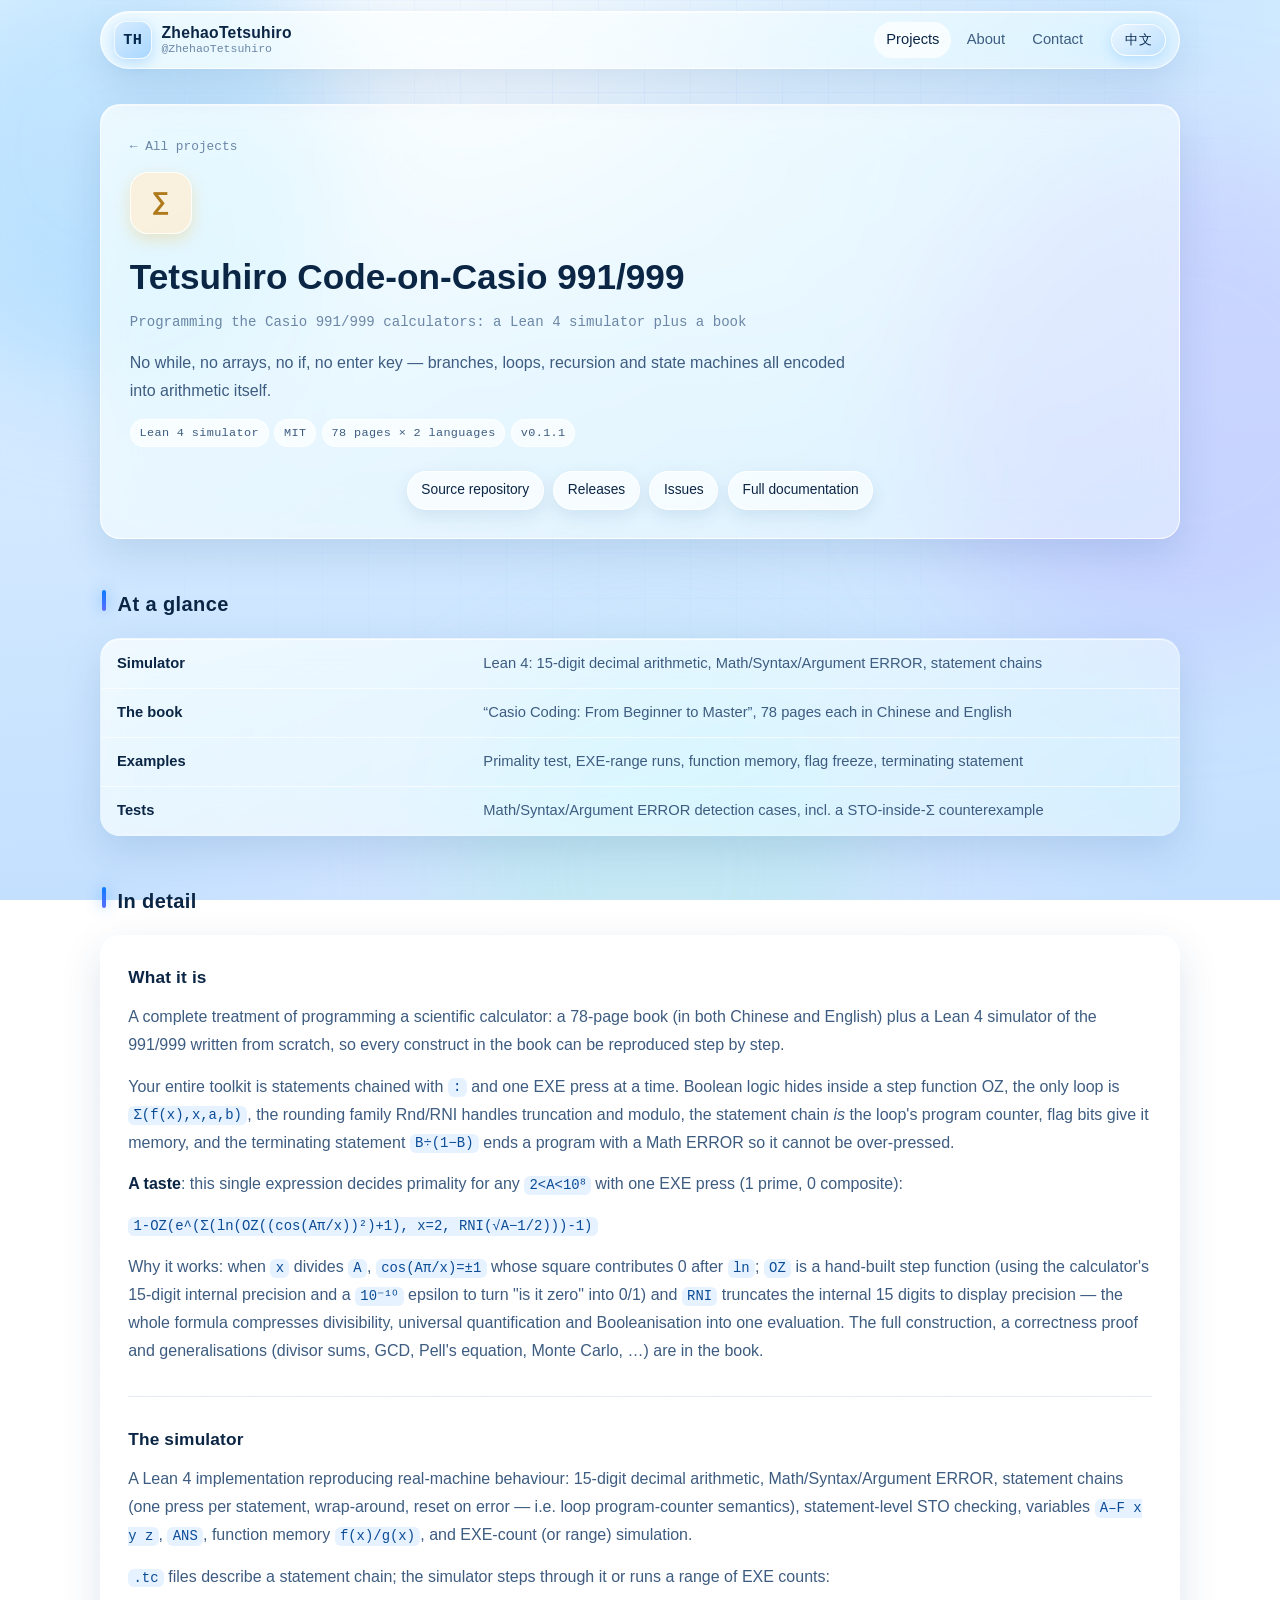
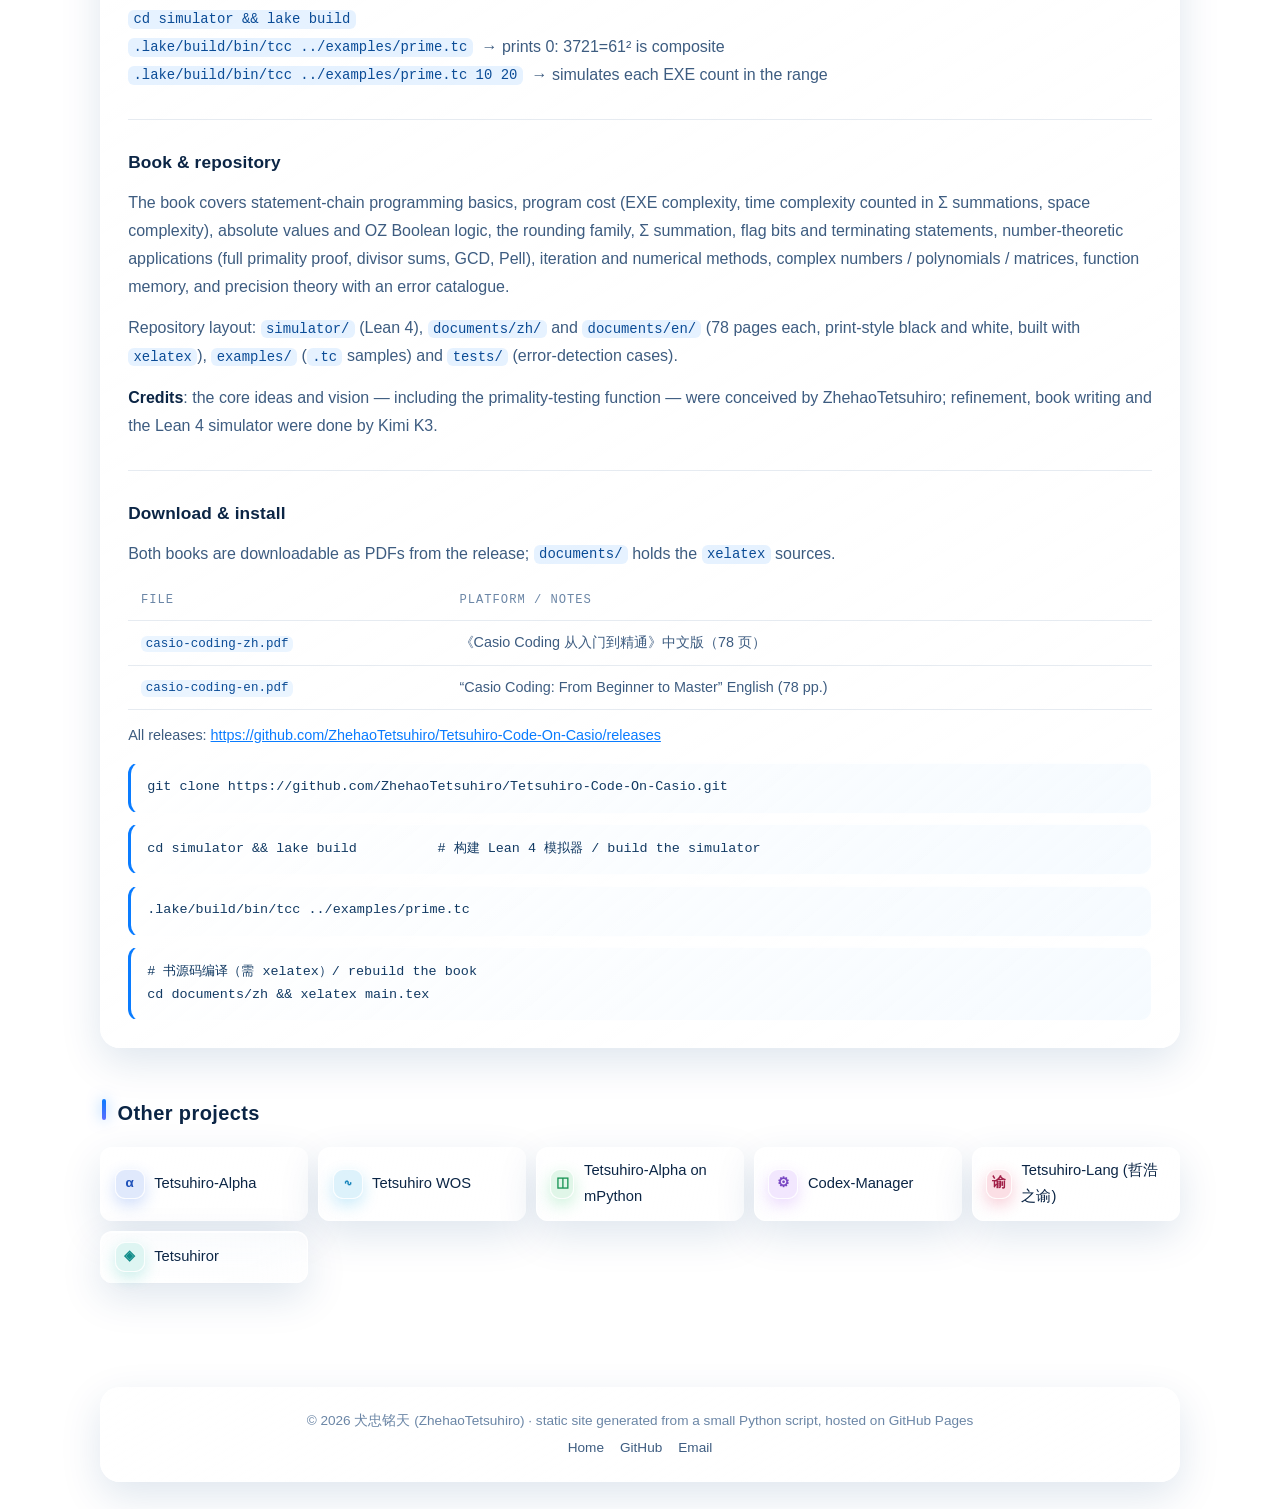
<file: p/tetsuhiro-code-on-casio.html>
<!doctype html>
<html lang="zh-CN" data-lang="zh" data-title-zh="Tetsuhiro Code-on-Casio 991/999 — 在 Casio 991/999 计算器上编程：Lean 4 模拟器 + 配套书" data-title-en="Tetsuhiro Code-on-Casio 991/999 — Programming the Casio 991/999 calculators: a Lean 4 simulator plus a book">
<head>
<meta charset="utf-8">
<meta name="viewport" content="width=device-width, initial-scale=1">
<title>Tetsuhiro Code-on-Casio 991/999 — 在 Casio 991/999 计算器上编程：Lean 4 模拟器 + 配套书</title>
<meta name="description" content="没有 while、没有数组、没有 if、没有回车 —— 分支、循环、递归、状态机全部编码进算术本身。">
<meta property="og:title" content="Tetsuhiro Code-on-Casio 991/999 — 在 Casio 991/999 计算器上编程：Lean 4 模拟器 + 配套书">
<meta property="og:description" content="没有 while、没有数组、没有 if、没有回车 —— 分支、循环、递归、状态机全部编码进算术本身。">
<meta property="og:type" content="website">
<meta property="og:url" content="https://zhehaotetsuhiro.github.io/">
<link rel="icon" href="../favicon.svg" type="image/svg+xml">
<link rel="stylesheet" href="../assets/style.css">
</head>
<body>
<div class="bg" aria-hidden="true"><span class="orb orb-1"></span><span class="orb orb-2"></span><span class="orb orb-3"></span></div>
<header class="nav-wrap">
  <div class="nav glass">
    <a class="brand" href="../index.html">
      <span class="brand-mark">TH</span>
      <span class="brand-text">
        <b><span data-zh="犬忠铭天" data-en="ZhehaoTetsuhiro">犬忠铭天</span></b>
        <small>@ZhehaoTetsuhiro</small>
      </span>
    </a>
    <nav class="nav-links"><a href="../index.html#projects" class="is-active"><span data-zh="项目" data-en="Projects">项目</span></a><a href="../index.html#about"><span data-zh="关于" data-en="About">关于</span></a><a href="../index.html#contact"><span data-zh="联系" data-en="Contact">联系</span></a></nav>
    <button id="lang-toggle" class="lang-toggle" type="button" aria-label="Switch language">EN</button>
  </div>
</header><main class="wrap"><section class="proj-hero glass" style="--accent:#f59e0b">
  <a class="back" href="../index.html"><span data-zh="← 全部项目" data-en="← All projects">← 全部项目</span></a>
  <span class="glyph glyph-lg">∑</span>
  <h1><span data-zh="Tetsuhiro Code-on-Casio 991/999" data-en="Tetsuhiro Code-on-Casio 991/999">Tetsuhiro Code-on-Casio 991/999</span></h1>
  <p class="proj-sub"><span data-zh="在 Casio 991/999 计算器上编程：Lean 4 模拟器 + 配套书" data-en="Programming the Casio 991/999 calculators: a Lean 4 simulator plus a book">在 Casio 991/999 计算器上编程：Lean 4 模拟器 + 配套书</span></p>
  <p class="tagline"><span data-html="1" data-zh="没有 while、没有数组、没有 if、没有回车 —— 分支、循环、递归、状态机全部编码进算术本身。" data-en="No while, no arrays, no if, no enter key — branches, loops, recursion and state machines all encoded into arithmetic itself.">没有 while、没有数组、没有 if、没有回车 —— 分支、循环、递归、状态机全部编码进算术本身。</span></p>
  <ul class="chip-row"><li class="chip"><span data-zh="Lean 4 模拟器" data-en="Lean 4 simulator">Lean 4 模拟器</span></li><li class="chip"><span data-zh="MIT" data-en="MIT">MIT</span></li><li class="chip"><span data-zh="中英各 78 页" data-en="78 pages × 2 languages">中英各 78 页</span></li><li class="chip"><span data-zh="v0.1.1" data-en="v0.1.1">v0.1.1</span></li></ul>
  <div class="hero-actions"><a class="btn btn-sm" href="https://github.com/ZhehaoTetsuhiro/Tetsuhiro-Code-On-Casio"><span data-zh="源码仓库" data-en="Source repository">源码仓库</span></a><a class="btn btn-sm" href="https://github.com/ZhehaoTetsuhiro/Tetsuhiro-Code-On-Casio/releases"><span data-zh="Releases" data-en="Releases">Releases</span></a><a class="btn btn-sm" href="https://github.com/ZhehaoTetsuhiro/Tetsuhiro-Code-On-Casio/issues"><span data-zh="问题反馈" data-en="Issues">问题反馈</span></a><a class="btn btn-sm" href="https://github.com/ZhehaoTetsuhiro/Tetsuhiro-Code-On-Casio#readme"><span data-zh="完整文档" data-en="Full documentation">完整文档</span></a></div>
</section><section class="section"><h2 class="section-title"><span data-zh="速览" data-en="At a glance">速览</span></h2><table class="facts glass"><tr><th><span data-zh="模拟器" data-en="Simulator">模拟器</span></th><td><span data-html="1" data-zh="Lean 4：15 位十进制算术、Math/Syntax/Argument ERROR、多语句链" data-en="Lean 4: 15-digit decimal arithmetic, Math/Syntax/Argument ERROR, statement chains">Lean 4：15 位十进制算术、Math/Syntax/Argument ERROR、多语句链</span></td></tr><tr><th><span data-zh="配套书" data-en="The book">配套书</span></th><td><span data-html="1" data-zh="《Casio Coding 从入门到精通》中文 / *From Beginner to Master* 英文，各 78 页" data-en="“Casio Coding: From Beginner to Master”, 78 pages each in Chinese and English">《Casio Coding 从入门到精通》中文 / *From Beginner to Master* 英文，各 78 页</span></td></tr><tr><th><span data-zh="示例" data-en="Examples">示例</span></th><td><span data-html="1" data-zh="素数判定、EXE 范围模拟、函数记忆、标记位冻结、终止语句" data-en="Primality test, EXE-range runs, function memory, flag freeze, terminating statement">素数判定、EXE 范围模拟、函数记忆、标记位冻结、终止语句</span></td></tr><tr><th><span data-zh="测试" data-en="Tests">测试</span></th><td><span data-html="1" data-zh="Math/Syntax/Argument ERROR 检测用例，含 Σ 体内 STO 反例" data-en="Math/Syntax/Argument ERROR detection cases, incl. a STO-inside-Σ counterexample">Math/Syntax/Argument ERROR 检测用例，含 Σ 体内 STO 反例</span></td></tr></table></section><section class="section"><h2 class="section-title"><span data-zh="详细介绍" data-en="In detail">详细介绍</span></h2><div class="detail glass"><div class="detail-block"><h2 data-zh="它是什么" data-en="What it is">它是什么</h2><p><span data-html="1" data-zh="一套关于「在函数计算器上编程」的完整作品：一本 78 页（中英各一版）的书，加一个用 Lean 4 从零写的 991/999 模拟器 —— 书里的每个构造都能在模拟器上逐步复现。" data-en="A complete treatment of programming a scientific calculator: a 78-page book (in both Chinese and English) plus a Lean 4 simulator of the 991/999 written from scratch, so every construct in the book can be reproduced step by step.">一套关于「在函数计算器上编程」的完整作品：一本 78 页（中英各一版）的书，加一个用 Lean 4 从零写的 991/999 模拟器 —— 书里的每个构造都能在模拟器上逐步复现。</span></p><p><span data-html="1" data-zh="你拥有的全部工具是「一条条用 &lt;code&gt;:&lt;/code&gt; 相连的语句」和「一次一次的 EXE」。布尔逻辑藏进阶跃函数 OZ 里，循环只此一家 &lt;code&gt;Σ(f(x),x,a,b)&lt;/code&gt;，取整函数族 Rnd/RNI 承担截断与取模，多语句链就是循环的程序计数器，标记位给链装上记忆，终止语句 &lt;code&gt;B÷(1−B)&lt;/code&gt; 用 Math ERROR 结束程序、防止多按。" data-en="Your entire toolkit is statements chained with &lt;code&gt;:&lt;/code&gt; and one EXE press at a time. Boolean logic hides inside a step function OZ, the only loop is &lt;code&gt;Σ(f(x),x,a,b)&lt;/code&gt;, the rounding family Rnd/RNI handles truncation and modulo, the statement chain &lt;i&gt;is&lt;/i&gt; the loop&#x27;s program counter, flag bits give it memory, and the terminating statement &lt;code&gt;B÷(1−B)&lt;/code&gt; ends a program with a Math ERROR so it cannot be over-pressed.">你拥有的全部工具是「一条条用 <code>:</code> 相连的语句」和「一次一次的 EXE」。布尔逻辑藏进阶跃函数 OZ 里，循环只此一家 <code>Σ(f(x),x,a,b)</code>，取整函数族 Rnd/RNI 承担截断与取模，多语句链就是循环的程序计数器，标记位给链装上记忆，终止语句 <code>B÷(1−B)</code> 用 Math ERROR 结束程序、防止多按。</span></p><p><span data-html="1" data-zh="&lt;b&gt;引子&lt;/b&gt;：下面这一行表达式，在 991/999 上按一次 EXE，就能判定 &lt;code&gt;2&amp;lt;A&amp;lt;10⁸&lt;/code&gt; 内任意整数是否为素数（1 素数 / 0 合数）：" data-en="&lt;b&gt;A taste&lt;/b&gt;: this single expression decides primality for any &lt;code&gt;2&amp;lt;A&amp;lt;10⁸&lt;/code&gt; with one EXE press (1 prime, 0 composite):"><b>引子</b>：下面这一行表达式，在 991/999 上按一次 EXE，就能判定 <code>2&lt;A&lt;10⁸</code> 内任意整数是否为素数（1 素数 / 0 合数）：</span></p><p><span data-html="1" data-zh="&lt;code&gt;1-OZ(e^(Σ(ln(OZ((cos(Aπ/x))²)+1), x=2, RNI(√A−1/2)))-1)&lt;/code&gt;" data-en="&lt;code&gt;1-OZ(e^(Σ(ln(OZ((cos(Aπ/x))²)+1), x=2, RNI(√A−1/2)))-1)&lt;/code&gt;"><code>1-OZ(e^(Σ(ln(OZ((cos(Aπ/x))²)+1), x=2, RNI(√A−1/2)))-1)</code></span></p><p><span data-html="1" data-zh="原理：&lt;code&gt;x&lt;/code&gt; 整除 &lt;code&gt;A&lt;/code&gt; 时 &lt;code&gt;cos(Aπ/x)=±1&lt;/code&gt;，其平方经 &lt;code&gt;ln&lt;/code&gt; 后贡献 0；&lt;code&gt;OZ&lt;/code&gt; 是手工构造的阶跃函数（借计算器 15 位内部精度与 &lt;code&gt;10⁻¹⁰&lt;/code&gt; 量级的小量把「是否为零」变成 0/1），&lt;code&gt;RNI&lt;/code&gt; 把内部 15 位值截断为显示精度 —— 整条公式把整除性、全称量词与布尔化全部压缩进一次求值。完整构造、正确性证明与推广（因子和、GCD、Pell 方程、蒙特卡洛……）见配套书籍。" data-en="Why it works: when &lt;code&gt;x&lt;/code&gt; divides &lt;code&gt;A&lt;/code&gt;, &lt;code&gt;cos(Aπ/x)=±1&lt;/code&gt; whose square contributes 0 after &lt;code&gt;ln&lt;/code&gt;; &lt;code&gt;OZ&lt;/code&gt; is a hand-built step function (using the calculator&#x27;s 15-digit internal precision and a &lt;code&gt;10⁻¹⁰&lt;/code&gt; epsilon to turn &quot;is it zero&quot; into 0/1) and &lt;code&gt;RNI&lt;/code&gt; truncates the internal 15 digits to display precision — the whole formula compresses divisibility, universal quantification and Booleanisation into one evaluation. The full construction, a correctness proof and generalisations (divisor sums, GCD, Pell&#x27;s equation, Monte Carlo, …) are in the book.">原理：<code>x</code> 整除 <code>A</code> 时 <code>cos(Aπ/x)=±1</code>，其平方经 <code>ln</code> 后贡献 0；<code>OZ</code> 是手工构造的阶跃函数（借计算器 15 位内部精度与 <code>10⁻¹⁰</code> 量级的小量把「是否为零」变成 0/1），<code>RNI</code> 把内部 15 位值截断为显示精度 —— 整条公式把整除性、全称量词与布尔化全部压缩进一次求值。完整构造、正确性证明与推广（因子和、GCD、Pell 方程、蒙特卡洛……）见配套书籍。</span></p></div><div class="detail-block"><h2 data-zh="模拟器" data-en="The simulator">模拟器</h2><p><span data-html="1" data-zh="Lean 4 实现，复现真机行为：15 位十进制算术、Math/Syntax/Argument ERROR、多语句链（每按一句、回绕、出错复位 —— 也就是循环的程序计数器语义）、语句级 STO 校验、变量 &lt;code&gt;A–F x y z&lt;/code&gt;、&lt;code&gt;ANS&lt;/code&gt;、函数记忆 &lt;code&gt;f(x)/g(x)&lt;/code&gt;、EXE 次数（或范围）模拟。" data-en="A Lean 4 implementation reproducing real-machine behaviour: 15-digit decimal arithmetic, Math/Syntax/Argument ERROR, statement chains (one press per statement, wrap-around, reset on error — i.e. loop program-counter semantics), statement-level STO checking, variables &lt;code&gt;A–F x y z&lt;/code&gt;, &lt;code&gt;ANS&lt;/code&gt;, function memory &lt;code&gt;f(x)/g(x)&lt;/code&gt;, and EXE-count (or range) simulation.">Lean 4 实现，复现真机行为：15 位十进制算术、Math/Syntax/Argument ERROR、多语句链（每按一句、回绕、出错复位 —— 也就是循环的程序计数器语义）、语句级 STO 校验、变量 <code>A–F x y z</code>、<code>ANS</code>、函数记忆 <code>f(x)/g(x)</code>、EXE 次数（或范围）模拟。</span></p><p><span data-html="1" data-zh="&lt;code&gt;.tc&lt;/code&gt; 文件描述一条语句链，模拟器可以逐步执行或按 EXE 次数批量跑：" data-en="&lt;code&gt;.tc&lt;/code&gt; files describe a statement chain; the simulator steps through it or runs a range of EXE counts:"><code>.tc</code> 文件描述一条语句链，模拟器可以逐步执行或按 EXE 次数批量跑：</span></p><p><span data-html="1" data-zh="&lt;code&gt;cd simulator &amp;amp;&amp;amp; lake build&lt;/code&gt;&lt;br&gt;&lt;code&gt;.lake/build/bin/tcc ../examples/prime.tc&lt;/code&gt;&amp;nbsp;&amp;nbsp;→ 输出 0：3721=61² 是合数&lt;br&gt;&lt;code&gt;.lake/build/bin/tcc ../examples/prime.tc 10 20&lt;/code&gt;&amp;nbsp;&amp;nbsp;→ 对范围内每个 EXE 次数模拟" data-en="&lt;code&gt;cd simulator &amp;amp;&amp;amp; lake build&lt;/code&gt;&lt;br&gt;&lt;code&gt;.lake/build/bin/tcc ../examples/prime.tc&lt;/code&gt;&amp;nbsp;&amp;nbsp;→ prints 0: 3721=61² is composite&lt;br&gt;&lt;code&gt;.lake/build/bin/tcc ../examples/prime.tc 10 20&lt;/code&gt;&amp;nbsp;&amp;nbsp;→ simulates each EXE count in the range"><code>cd simulator &amp;&amp; lake build</code><br><code>.lake/build/bin/tcc ../examples/prime.tc</code>&nbsp;&nbsp;→ 输出 0：3721=61² 是合数<br><code>.lake/build/bin/tcc ../examples/prime.tc 10 20</code>&nbsp;&nbsp;→ 对范围内每个 EXE 次数模拟</span></p></div><div class="detail-block"><h2 data-zh="书与仓库" data-en="Book &amp; repository">书与仓库</h2><p><span data-html="1" data-zh="《Casio Coding 从入门到精通》：语句与多语句链编程基础、程序成本（EXE 复杂度、以 Σ 求和次数计的时间复杂度、空间复杂度）、绝对值与 OZ 布尔逻辑、取整函数族、Σ 求和、标记位与终止语句、数论应用（素数判定的完整证明、因子和、GCD、Pell 方程）、迭代与数值方法、复数/多项式/矩阵、函数记忆、精度理论与错误大全。" data-en="The book covers statement-chain programming basics, program cost (EXE complexity, time complexity counted in Σ summations, space complexity), absolute values and OZ Boolean logic, the rounding family, Σ summation, flag bits and terminating statements, number-theoretic applications (full primality proof, divisor sums, GCD, Pell), iteration and numerical methods, complex numbers / polynomials / matrices, function memory, and precision theory with an error catalogue.">《Casio Coding 从入门到精通》：语句与多语句链编程基础、程序成本（EXE 复杂度、以 Σ 求和次数计的时间复杂度、空间复杂度）、绝对值与 OZ 布尔逻辑、取整函数族、Σ 求和、标记位与终止语句、数论应用（素数判定的完整证明、因子和、GCD、Pell 方程）、迭代与数值方法、复数/多项式/矩阵、函数记忆、精度理论与错误大全。</span></p><p><span data-html="1" data-zh="仓库结构：&lt;code&gt;simulator/&lt;/code&gt;（Lean 4 模拟器）、&lt;code&gt;documents/zh/&lt;/code&gt; 与 &lt;code&gt;documents/en/&lt;/code&gt;（各 78 页，黑白印刷风格，&lt;code&gt;xelatex&lt;/code&gt; 编译）、&lt;code&gt;examples/&lt;/code&gt;（&lt;code&gt;.tc&lt;/code&gt; 示例）、&lt;code&gt;tests/&lt;/code&gt;（错误检测用例）。" data-en="Repository layout: &lt;code&gt;simulator/&lt;/code&gt; (Lean 4), &lt;code&gt;documents/zh/&lt;/code&gt; and &lt;code&gt;documents/en/&lt;/code&gt; (78 pages each, print-style black and white, built with &lt;code&gt;xelatex&lt;/code&gt;), &lt;code&gt;examples/&lt;/code&gt; (&lt;code&gt;.tc&lt;/code&gt; samples) and &lt;code&gt;tests/&lt;/code&gt; (error-detection cases).">仓库结构：<code>simulator/</code>（Lean 4 模拟器）、<code>documents/zh/</code> 与 <code>documents/en/</code>（各 78 页，黑白印刷风格，<code>xelatex</code> 编译）、<code>examples/</code>（<code>.tc</code> 示例）、<code>tests/</code>（错误检测用例）。</span></p><p><span data-html="1" data-zh="&lt;b&gt;致谢&lt;/b&gt;：基本思路与设想（包括素数判定函数等核心构造）由 ZhehaoTetsuhiro 提出；完善、文档撰写与模拟器实现由 Kimi K3 完成。" data-en="&lt;b&gt;Credits&lt;/b&gt;: the core ideas and vision — including the primality-testing function — were conceived by ZhehaoTetsuhiro; refinement, book writing and the Lean 4 simulator were done by Kimi K3."><b>致谢</b>：基本思路与设想（包括素数判定函数等核心构造）由 ZhehaoTetsuhiro 提出；完善、文档撰写与模拟器实现由 Kimi K3 完成。</span></p></div><div class="detail-block" id="download">
    <h2><span data-zh="下载与安装" data-en="Download &amp; install">下载与安装</span></h2>
    <p><span data-html="1" data-zh="两本书的成品 PDF 直接从 Release 下载；&lt;code&gt;documents/&lt;/code&gt; 里是 &lt;code&gt;xelatex&lt;/code&gt; 源码。" data-en="Both books are downloadable as PDFs from the release; &lt;code&gt;documents/&lt;/code&gt; holds the &lt;code&gt;xelatex&lt;/code&gt; sources.">两本书的成品 PDF 直接从 Release 下载；<code>documents/</code> 里是 <code>xelatex</code> 源码。</span></p>
    <table class="dl-table">
      <thead><tr><th><span data-zh="文件" data-en="File">文件</span></th><th><span data-zh="平台 / 说明" data-en="Platform / notes">平台 / 说明</span></th></tr></thead>
      <tbody><tr><td><a href="https://github.com/ZhehaoTetsuhiro/Tetsuhiro-Code-On-Casio/releases/download/v0.1.1/casio-coding-zh.pdf"><code>casio-coding-zh.pdf</code></a></td><td><span data-zh="《Casio Coding 从入门到精通》中文版（78 页）" data-en="《Casio Coding 从入门到精通》中文版（78 页）">《Casio Coding 从入门到精通》中文版（78 页）</span></td></tr><tr><td><a href="https://github.com/ZhehaoTetsuhiro/Tetsuhiro-Code-On-Casio/releases/download/v0.1.1/casio-coding-en.pdf"><code>casio-coding-en.pdf</code></a></td><td><span data-zh="“Casio Coding: From Beginner to Master” English (78 pp.)" data-en="“Casio Coding: From Beginner to Master” English (78 pp.)">“Casio Coding: From Beginner to Master” English (78 pp.)</span></td></tr></tbody></table>
      <p class="muted"><span data-zh="全部版本：" data-en="All releases:">全部版本：</span>
        <a href="https://github.com/ZhehaoTetsuhiro/Tetsuhiro-Code-On-Casio/releases">https://github.com/ZhehaoTetsuhiro/Tetsuhiro-Code-On-Casio/releases</a></p>
    <pre class="code"><code>git clone https://github.com/ZhehaoTetsuhiro/Tetsuhiro-Code-On-Casio.git</code></pre><pre class="code"><code>cd simulator &amp;&amp; lake build          # 构建 Lean 4 模拟器 / build the simulator</code></pre><pre class="code"><code>.lake/build/bin/tcc ../examples/prime.tc</code></pre><pre class="code"><code># 书源码编译（需 xelatex）/ rebuild the book
cd documents/zh &amp;&amp; xelatex main.tex</code></pre>
  </div></div></section><section class="section">
  <h2 class="section-title"><span data-zh="其它项目" data-en="Other projects">其它项目</span></h2>
  <div class="mini-grid"><a class="mini glass" href="../p/tetsuhiro-alpha.html" style="--accent:#2563eb"><span class="glyph glyph-sm">α</span><span data-zh="Tetsuhiro-Alpha" data-en="Tetsuhiro-Alpha">Tetsuhiro-Alpha</span></a><a class="mini glass" href="../p/tetsuhiro-wos.html" style="--accent:#0ea5e9"><span class="glyph glyph-sm">∿</span><span data-zh="Tetsuhiro WOS" data-en="Tetsuhiro WOS">Tetsuhiro WOS</span></a><a class="mini glass" href="../p/tetsuhiro-alpha-on-mpython.html" style="--accent:#22c55e"><span class="glyph glyph-sm">◫</span><span data-zh="Tetsuhiro-Alpha on mPython" data-en="Tetsuhiro-Alpha on mPython">Tetsuhiro-Alpha on mPython</span></a><a class="mini glass" href="../p/codex-manager.html" style="--accent:#a855f7"><span class="glyph glyph-sm">⚙</span><span data-zh="Codex-Manager" data-en="Codex-Manager">Codex-Manager</span></a><a class="mini glass" href="../p/tetsuhiro-lang.html" style="--accent:#e11d48"><span class="glyph glyph-sm">谕</span><span data-zh="哲浩之谕 · Tetsuhiro-Lang" data-en="Tetsuhiro-Lang (哲浩之谕)">哲浩之谕 · Tetsuhiro-Lang</span></a><a class="mini glass" href="../p/tetsuhiror.html" style="--accent:#14b8a6"><span class="glyph glyph-sm">◈</span><span data-zh="Tetsuhiror" data-en="Tetsuhiror">Tetsuhiror</span></a></div>
</section></main><footer class="footer glass">
  <p><span data-zh="© 2026 犬忠铭天（ZhehaoTetsuhiro）· 本站由静态页面生成器构建，托管于 GitHub Pages" data-en="© 2026 犬忠铭天 (ZhehaoTetsuhiro) · static site generated from a small Python script, hosted on GitHub Pages">© 2026 犬忠铭天（ZhehaoTetsuhiro）· 本站由静态页面生成器构建，托管于 GitHub Pages</span></p>
  <p class="footer-links">
    <a href="../index.html"><span data-zh="首页" data-en="Home">首页</span></a>
    <a href="https://github.com/ZhehaoTetsuhiro"><span data-zh="GitHub" data-en="GitHub">GitHub</span></a>
    <a href="mailto:zhehaosdog@outlook.com"><span data-zh="邮箱" data-en="Email">邮箱</span></a>
  </p>
</footer>
<script src="../assets/i18n.js"></script>
</body>
</html>
</file>
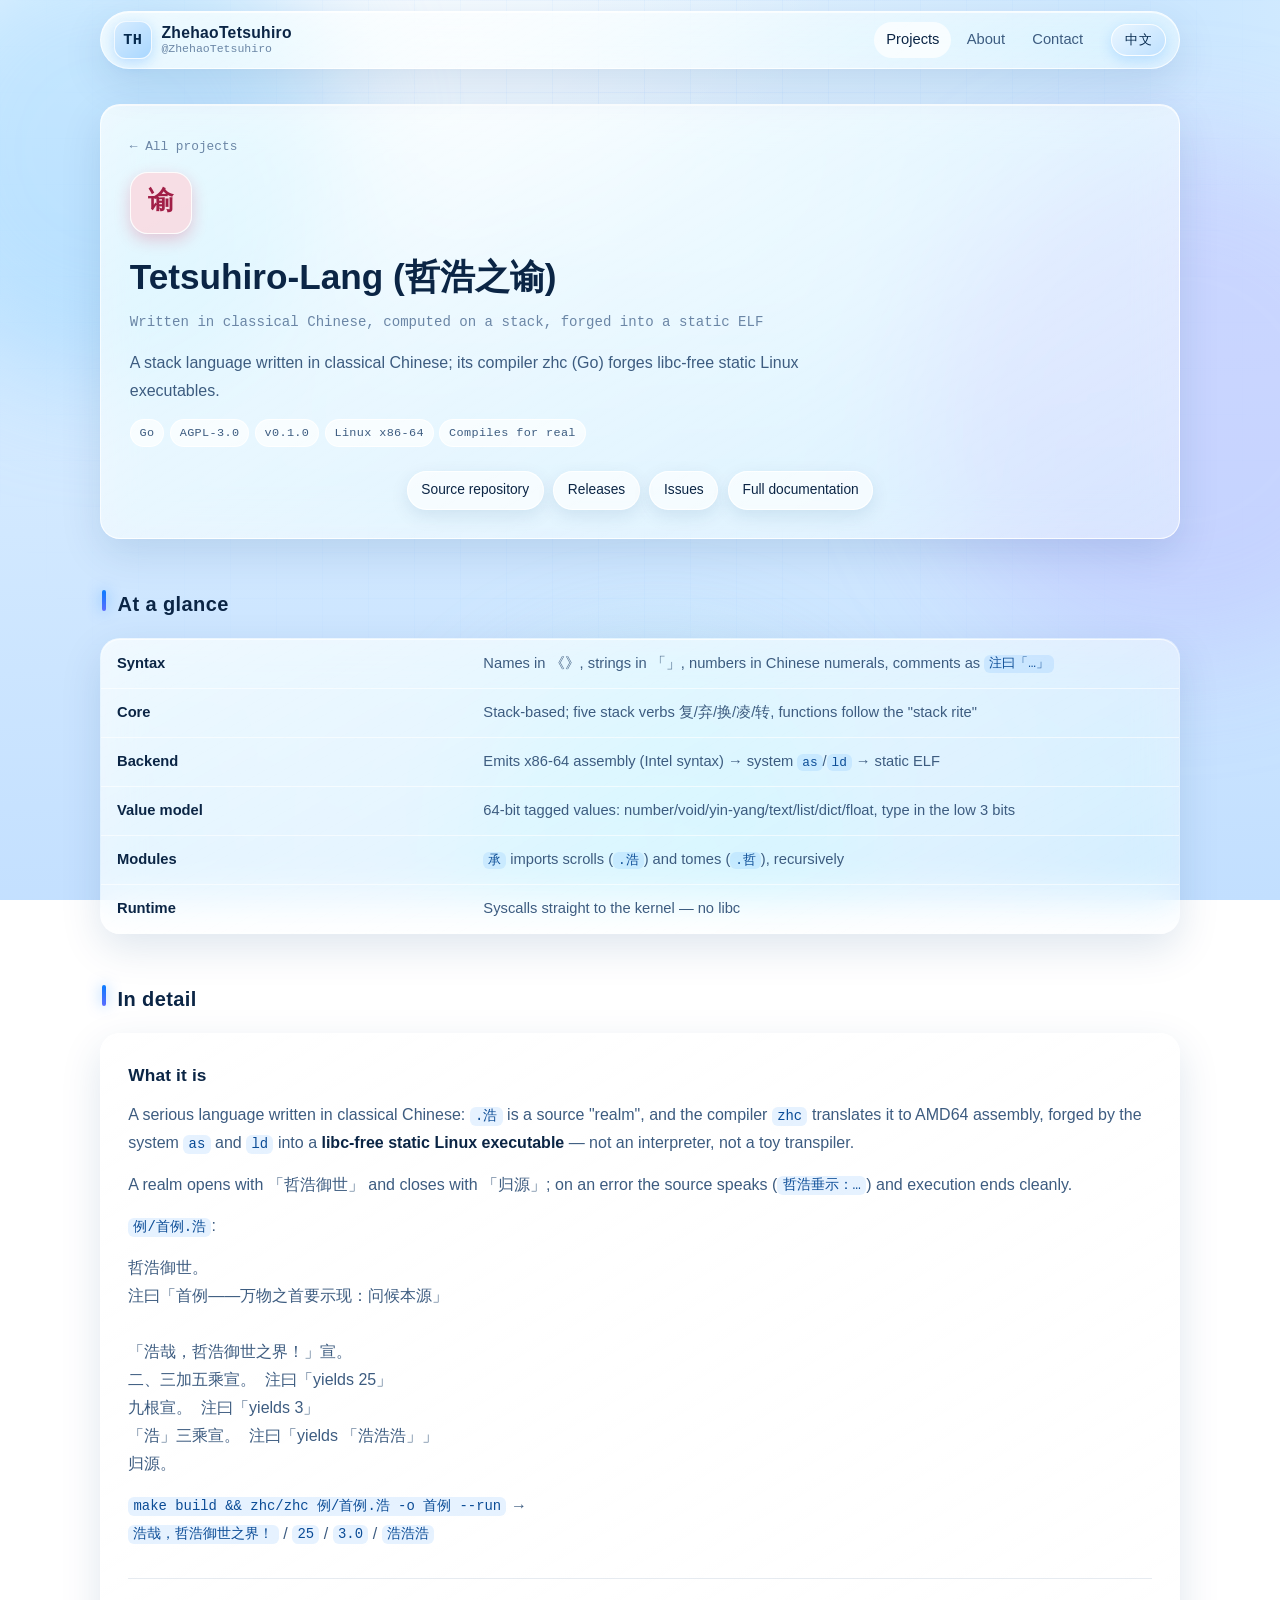
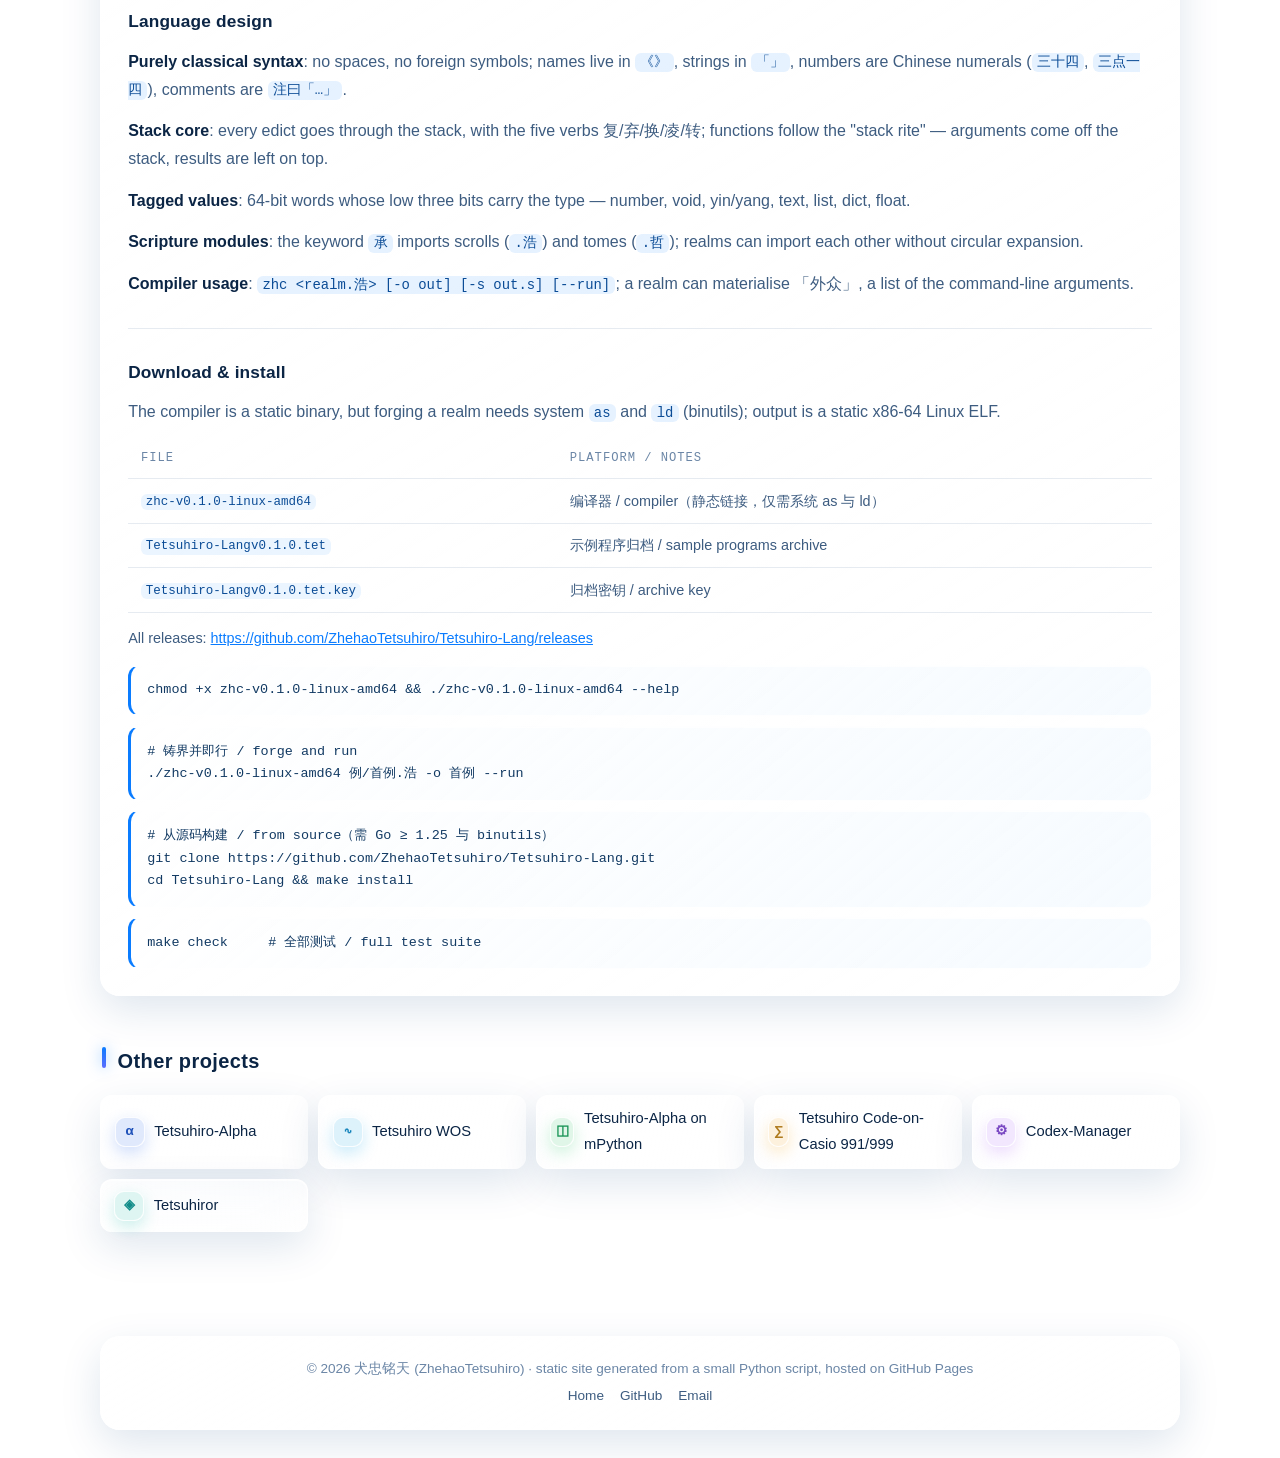
<file: p/tetsuhiro-lang.html>
<!doctype html>
<html lang="zh-CN" data-lang="zh" data-title-zh="哲浩之谕 · Tetsuhiro-Lang — 以文言书写 · 以栈运化 · 铸为静态 ELF" data-title-en="Tetsuhiro-Lang (哲浩之谕) — Written in classical Chinese, computed on a stack, forged into a static ELF">
<head>
<meta charset="utf-8">
<meta name="viewport" content="width=device-width, initial-scale=1">
<title>哲浩之谕 · Tetsuhiro-Lang — 以文言书写 · 以栈运化 · 铸为静态 ELF</title>
<meta name="description" content="一门以古汉语书写的栈式编程语言；编译器 zhc 以 Go 撰成，铸无 libc 之静态 Linux 可执行文件。">
<meta property="og:title" content="哲浩之谕 · Tetsuhiro-Lang — 以文言书写 · 以栈运化 · 铸为静态 ELF">
<meta property="og:description" content="一门以古汉语书写的栈式编程语言；编译器 zhc 以 Go 撰成，铸无 libc 之静态 Linux 可执行文件。">
<meta property="og:type" content="website">
<meta property="og:url" content="https://zhehaotetsuhiro.github.io/">
<link rel="icon" href="../favicon.svg" type="image/svg+xml">
<link rel="stylesheet" href="../assets/style.css">
</head>
<body>
<div class="bg" aria-hidden="true"><span class="orb orb-1"></span><span class="orb orb-2"></span><span class="orb orb-3"></span></div>
<header class="nav-wrap">
  <div class="nav glass">
    <a class="brand" href="../index.html">
      <span class="brand-mark">TH</span>
      <span class="brand-text">
        <b><span data-zh="犬忠铭天" data-en="ZhehaoTetsuhiro">犬忠铭天</span></b>
        <small>@ZhehaoTetsuhiro</small>
      </span>
    </a>
    <nav class="nav-links"><a href="../index.html#projects" class="is-active"><span data-zh="项目" data-en="Projects">项目</span></a><a href="../index.html#about"><span data-zh="关于" data-en="About">关于</span></a><a href="../index.html#contact"><span data-zh="联系" data-en="Contact">联系</span></a></nav>
    <button id="lang-toggle" class="lang-toggle" type="button" aria-label="Switch language">EN</button>
  </div>
</header><main class="wrap"><section class="proj-hero glass" style="--accent:#e11d48">
  <a class="back" href="../index.html"><span data-zh="← 全部项目" data-en="← All projects">← 全部项目</span></a>
  <span class="glyph glyph-lg">谕</span>
  <h1><span data-zh="哲浩之谕 · Tetsuhiro-Lang" data-en="Tetsuhiro-Lang (哲浩之谕)">哲浩之谕 · Tetsuhiro-Lang</span></h1>
  <p class="proj-sub"><span data-zh="以文言书写 · 以栈运化 · 铸为静态 ELF" data-en="Written in classical Chinese, computed on a stack, forged into a static ELF">以文言书写 · 以栈运化 · 铸为静态 ELF</span></p>
  <p class="tagline"><span data-html="1" data-zh="一门以古汉语书写的栈式编程语言；编译器 zhc 以 Go 撰成，铸无 libc 之静态 Linux 可执行文件。" data-en="A stack language written in classical Chinese; its compiler zhc (Go) forges libc-free static Linux executables.">一门以古汉语书写的栈式编程语言；编译器 zhc 以 Go 撰成，铸无 libc 之静态 Linux 可执行文件。</span></p>
  <ul class="chip-row"><li class="chip"><span data-zh="Go" data-en="Go">Go</span></li><li class="chip"><span data-zh="AGPL-3.0" data-en="AGPL-3.0">AGPL-3.0</span></li><li class="chip"><span data-zh="v0.1.0" data-en="v0.1.0">v0.1.0</span></li><li class="chip"><span data-zh="Linux x86-64" data-en="Linux x86-64">Linux x86-64</span></li><li class="chip"><span data-zh="真编译" data-en="Compiles for real">真编译</span></li></ul>
  <div class="hero-actions"><a class="btn btn-sm" href="https://github.com/ZhehaoTetsuhiro/Tetsuhiro-Lang"><span data-zh="源码仓库" data-en="Source repository">源码仓库</span></a><a class="btn btn-sm" href="https://github.com/ZhehaoTetsuhiro/Tetsuhiro-Lang/releases"><span data-zh="Releases" data-en="Releases">Releases</span></a><a class="btn btn-sm" href="https://github.com/ZhehaoTetsuhiro/Tetsuhiro-Lang/issues"><span data-zh="问题反馈" data-en="Issues">问题反馈</span></a><a class="btn btn-sm" href="https://github.com/ZhehaoTetsuhiro/Tetsuhiro-Lang#readme"><span data-zh="完整文档" data-en="Full documentation">完整文档</span></a></div>
</section><section class="section"><h2 class="section-title"><span data-zh="速览" data-en="At a glance">速览</span></h2><table class="facts glass"><tr><th><span data-zh="语法" data-en="Syntax">语法</span></th><td><span data-html="1" data-zh="名号书于 《》，文辞书于 「」，数书汉数，注以 &lt;code&gt;注曰「……」&lt;/code&gt;" data-en="Names in 《》, strings in 「」, numbers in Chinese numerals, comments as &lt;code&gt;注曰「…」&lt;/code&gt;">名号书于 《》，文辞书于 「」，数书汉数，注以 <code>注曰「……」</code></span></td></tr><tr><th><span data-zh="核心" data-en="Core">核心</span></th><td><span data-html="1" data-zh="栈式；&lt;code&gt;复 弃 换 凌 转&lt;/code&gt; 五字运栈，术（函数）循「栈之礼」" data-en="Stack-based; five stack verbs 复/弃/换/凌/转, functions follow the &quot;stack rite&quot;">栈式；<code>复 弃 换 凌 转</code> 五字运栈，术（函数）循「栈之礼」</span></td></tr><tr><th><span data-zh="编译" data-en="Backend">编译</span></th><td><span data-html="1" data-zh="生成 x86-64 汇编（Intel 句法）→ 系统 &lt;code&gt;as&lt;/code&gt;/&lt;code&gt;ld&lt;/code&gt; → 静态 ELF" data-en="Emits x86-64 assembly (Intel syntax) → system &lt;code&gt;as&lt;/code&gt;/&lt;code&gt;ld&lt;/code&gt; → static ELF">生成 x86-64 汇编（Intel 句法）→ 系统 <code>as</code>/<code>ld</code> → 静态 ELF</span></td></tr><tr><th><span data-zh="值模型" data-en="Value model">值模型</span></th><td><span data-html="1" data-zh="64 位带标记值：数/虚/阴阳/文/列/典/浮，低三位记其类" data-en="64-bit tagged values: number/void/yin-yang/text/list/dict/float, type in the low 3 bits">64 位带标记值：数/虚/阴阳/文/列/典/浮，低三位记其类</span></td></tr><tr><th><span data-zh="模块" data-en="Modules">模块</span></th><td><span data-html="1" data-zh="&lt;code&gt;承&lt;/code&gt; 纳经卷（&lt;code&gt;.浩&lt;/code&gt;）与典册（&lt;code&gt;.哲&lt;/code&gt;），可递归相承" data-en="&lt;code&gt;承&lt;/code&gt; imports scrolls (&lt;code&gt;.浩&lt;/code&gt;) and tomes (&lt;code&gt;.哲&lt;/code&gt;), recursively"><code>承</code> 纳经卷（<code>.浩</code>）与典册（<code>.哲</code>），可递归相承</span></td></tr><tr><th><span data-zh="运行" data-en="Runtime">运行</span></th><td><span data-html="1" data-zh="以 syscall 直通内核，无 libc 之倚" data-en="Syscalls straight to the kernel — no libc">以 syscall 直通内核，无 libc 之倚</span></td></tr></table></section><section class="section"><h2 class="section-title"><span data-zh="详细介绍" data-en="In detail">详细介绍</span></h2><div class="detail glass"><div class="detail-block"><h2 data-zh="它是什么" data-en="What it is">它是什么</h2><p><span data-html="1" data-zh="一门认真的语言，用文言写：&lt;code&gt;.浩&lt;/code&gt; 是源界，编译器 &lt;code&gt;zhc&lt;/code&gt; 把界译成 AMD64 汇编，经系统 &lt;code&gt;as&lt;/code&gt; 与 &lt;code&gt;ld&lt;/code&gt; 铸为&lt;b&gt;无 libc 的静态 Linux 可执行文件&lt;/b&gt; —— 不是解释器，不是玩具转译。" data-en="A serious language written in classical Chinese: &lt;code&gt;.浩&lt;/code&gt; is a source &quot;realm&quot;, and the compiler &lt;code&gt;zhc&lt;/code&gt; translates it to AMD64 assembly, forged by the system &lt;code&gt;as&lt;/code&gt; and &lt;code&gt;ld&lt;/code&gt; into a &lt;b&gt;libc-free static Linux executable&lt;/b&gt; — not an interpreter, not a toy transpiler.">一门认真的语言，用文言写：<code>.浩</code> 是源界，编译器 <code>zhc</code> 把界译成 AMD64 汇编，经系统 <code>as</code> 与 <code>ld</code> 铸为<b>无 libc 的静态 Linux 可执行文件</b> —— 不是解释器，不是玩具转译。</span></p><p><span data-html="1" data-zh="界以「哲浩御世」开篇，以「归源」收官；误犯则本源垂示于误途（&lt;code&gt;哲浩垂示：……&lt;/code&gt;），其行归一。" data-en="A realm opens with 「哲浩御世」 and closes with 「归源」; on an error the source speaks (&lt;code&gt;哲浩垂示：…&lt;/code&gt;) and execution ends cleanly.">界以「哲浩御世」开篇，以「归源」收官；误犯则本源垂示于误途（<code>哲浩垂示：……</code>），其行归一。</span></p><p><span data-html="1" data-zh="&lt;code&gt;例/首例.浩&lt;/code&gt;：" data-en="&lt;code&gt;例/首例.浩&lt;/code&gt;:"><code>例/首例.浩</code>：</span></p><p><span data-html="1" data-zh="哲浩御世。&lt;br&gt;注曰「首例——万物之首要示现：问候本源」&lt;br&gt;&lt;br&gt;「浩哉，哲浩御世之界！」宣。&lt;br&gt;二、三加五乘宣。&amp;nbsp;&amp;nbsp;注曰「得二十五」&lt;br&gt;九根宣。&amp;nbsp;&amp;nbsp;注曰「得三」&lt;br&gt;「浩」三乘宣。&amp;nbsp;&amp;nbsp;注曰「得「浩浩浩」」&lt;br&gt;归源。" data-en="哲浩御世。&lt;br&gt;注曰「首例——万物之首要示现：问候本源」&lt;br&gt;&lt;br&gt;「浩哉，哲浩御世之界！」宣。&lt;br&gt;二、三加五乘宣。&amp;nbsp;&amp;nbsp;注曰「yields 25」&lt;br&gt;九根宣。&amp;nbsp;&amp;nbsp;注曰「yields 3」&lt;br&gt;「浩」三乘宣。&amp;nbsp;&amp;nbsp;注曰「yields 「浩浩浩」」&lt;br&gt;归源。">哲浩御世。<br>注曰「首例——万物之首要示现：问候本源」<br><br>「浩哉，哲浩御世之界！」宣。<br>二、三加五乘宣。&nbsp;&nbsp;注曰「得二十五」<br>九根宣。&nbsp;&nbsp;注曰「得三」<br>「浩」三乘宣。&nbsp;&nbsp;注曰「得「浩浩浩」」<br>归源。</span></p><p><span data-html="1" data-zh="&lt;code&gt;make build &amp;amp;&amp;amp; zhc/zhc 例/首例.浩 -o 首例 --run&lt;/code&gt; →&lt;br&gt;&lt;code&gt;浩哉，哲浩御世之界！&lt;/code&gt; / &lt;code&gt;25&lt;/code&gt; / &lt;code&gt;3.0&lt;/code&gt; / &lt;code&gt;浩浩浩&lt;/code&gt;" data-en="&lt;code&gt;make build &amp;amp;&amp;amp; zhc/zhc 例/首例.浩 -o 首例 --run&lt;/code&gt; →&lt;br&gt;&lt;code&gt;浩哉，哲浩御世之界！&lt;/code&gt; / &lt;code&gt;25&lt;/code&gt; / &lt;code&gt;3.0&lt;/code&gt; / &lt;code&gt;浩浩浩&lt;/code&gt;"><code>make build &amp;&amp; zhc/zhc 例/首例.浩 -o 首例 --run</code> →<br><code>浩哉，哲浩御世之界！</code> / <code>25</code> / <code>3.0</code> / <code>浩浩浩</code></span></p></div><div class="detail-block"><h2 data-zh="语言设计" data-en="Language design">语言设计</h2><p><span data-html="1" data-zh="&lt;b&gt;纯文言语法&lt;/b&gt;：无空格、无外邦符号；名号书于 &lt;code&gt;《》&lt;/code&gt;，文辞书于 &lt;code&gt;「」&lt;/code&gt;，数书汉数（&lt;code&gt;三十四&lt;/code&gt;、&lt;code&gt;三点一四&lt;/code&gt;），注以 &lt;code&gt;注曰「……」&lt;/code&gt;。" data-en="&lt;b&gt;Purely classical syntax&lt;/b&gt;: no spaces, no foreign symbols; names live in &lt;code&gt;《》&lt;/code&gt;, strings in &lt;code&gt;「」&lt;/code&gt;, numbers are Chinese numerals (&lt;code&gt;三十四&lt;/code&gt;, &lt;code&gt;三点一四&lt;/code&gt;), comments are &lt;code&gt;注曰「…」&lt;/code&gt;."><b>纯文言语法</b>：无空格、无外邦符号；名号书于 <code>《》</code>，文辞书于 <code>「」</code>，数书汉数（<code>三十四</code>、<code>三点一四</code>），注以 <code>注曰「……」</code>。</span></p><p><span data-html="1" data-zh="&lt;b&gt;栈式核心&lt;/b&gt;：诸敕皆与栈相往来，&lt;code&gt;复 弃 换 凌 转&lt;/code&gt; 五字运栈；术（函数）循「栈之礼」—— 受参自栈取，成果留栈顶。" data-en="&lt;b&gt;Stack core&lt;/b&gt;: every edict goes through the stack, with the five verbs 复/弃/换/凌/转; functions follow the &quot;stack rite&quot; — arguments come off the stack, results are left on top."><b>栈式核心</b>：诸敕皆与栈相往来，<code>复 弃 换 凌 转</code> 五字运栈；术（函数）循「栈之礼」—— 受参自栈取，成果留栈顶。</span></p><p><span data-html="1" data-zh="&lt;b&gt;带标记值&lt;/b&gt;：64 位 tagged value，低三位记其类 —— 数、虚、阴阳、文、列、典、浮。" data-en="&lt;b&gt;Tagged values&lt;/b&gt;: 64-bit words whose low three bits carry the type — number, void, yin/yang, text, list, dict, float."><b>带标记值</b>：64 位 tagged value，低三位记其类 —— 数、虚、阴阳、文、列、典、浮。</span></p><p><span data-html="1" data-zh="&lt;b&gt;经籍模块&lt;/b&gt;：&lt;code&gt;承&lt;/code&gt; 字可纳经卷（&lt;code&gt;.浩&lt;/code&gt; 源界）与典册（&lt;code&gt;.哲&lt;/code&gt;），经经相承，允许互相引用而不会循环展开。" data-en="&lt;b&gt;Scripture modules&lt;/b&gt;: the keyword &lt;code&gt;承&lt;/code&gt; imports scrolls (&lt;code&gt;.浩&lt;/code&gt;) and tomes (&lt;code&gt;.哲&lt;/code&gt;); realms can import each other without circular expansion."><b>经籍模块</b>：<code>承</code> 字可纳经卷（<code>.浩</code> 源界）与典册（<code>.哲</code>），经经相承，允许互相引用而不会循环展开。</span></p><p><span data-html="1" data-zh="&lt;b&gt;编译器用法&lt;/b&gt;：&lt;code&gt;zhc &amp;lt;界.浩&amp;gt; [-o 出] [-s 出.s] [--run]&lt;/code&gt;；界中可取化生「外众」（一列），得命令行所附之众。" data-en="&lt;b&gt;Compiler usage&lt;/b&gt;: &lt;code&gt;zhc &amp;lt;realm.浩&amp;gt; [-o out] [-s out.s] [--run]&lt;/code&gt;; a realm can materialise 「外众」, a list of the command-line arguments."><b>编译器用法</b>：<code>zhc &lt;界.浩&gt; [-o 出] [-s 出.s] [--run]</code>；界中可取化生「外众」（一列），得命令行所附之众。</span></p></div><div class="detail-block" id="download">
    <h2><span data-zh="下载与安装" data-en="Download &amp; install">下载与安装</span></h2>
    <p><span data-html="1" data-zh="编译器本身是静态二进制，但铸界需要系统里有 &lt;code&gt;as&lt;/code&gt; 与 &lt;code&gt;ld&lt;/code&gt;（binutils）；产物是 x86-64 Linux 静态 ELF。" data-en="The compiler is a static binary, but forging a realm needs system &lt;code&gt;as&lt;/code&gt; and &lt;code&gt;ld&lt;/code&gt; (binutils); output is a static x86-64 Linux ELF.">编译器本身是静态二进制，但铸界需要系统里有 <code>as</code> 与 <code>ld</code>（binutils）；产物是 x86-64 Linux 静态 ELF。</span></p>
    <table class="dl-table">
      <thead><tr><th><span data-zh="文件" data-en="File">文件</span></th><th><span data-zh="平台 / 说明" data-en="Platform / notes">平台 / 说明</span></th></tr></thead>
      <tbody><tr><td><a href="https://github.com/ZhehaoTetsuhiro/Tetsuhiro-Lang/releases/download/v0.1.0/zhc-v0.1.0-linux-amd64"><code>zhc-v0.1.0-linux-amd64</code></a></td><td><span data-zh="编译器 / compiler（静态链接，仅需系统 as 与 ld）" data-en="编译器 / compiler（静态链接，仅需系统 as 与 ld）">编译器 / compiler（静态链接，仅需系统 as 与 ld）</span></td></tr><tr><td><a href="https://github.com/ZhehaoTetsuhiro/Tetsuhiro-Lang/releases/download/v0.1.0/Tetsuhiro-Langv0.1.0.tet"><code>Tetsuhiro-Langv0.1.0.tet</code></a></td><td><span data-zh="示例程序归档 / sample programs archive" data-en="示例程序归档 / sample programs archive">示例程序归档 / sample programs archive</span></td></tr><tr><td><a href="https://github.com/ZhehaoTetsuhiro/Tetsuhiro-Lang/releases/download/v0.1.0/Tetsuhiro-Langv0.1.0.tet.key"><code>Tetsuhiro-Langv0.1.0.tet.key</code></a></td><td><span data-zh="归档密钥 / archive key" data-en="归档密钥 / archive key">归档密钥 / archive key</span></td></tr></tbody></table>
      <p class="muted"><span data-zh="全部版本：" data-en="All releases:">全部版本：</span>
        <a href="https://github.com/ZhehaoTetsuhiro/Tetsuhiro-Lang/releases">https://github.com/ZhehaoTetsuhiro/Tetsuhiro-Lang/releases</a></p>
    <pre class="code"><code>chmod +x zhc-v0.1.0-linux-amd64 &amp;&amp; ./zhc-v0.1.0-linux-amd64 --help</code></pre><pre class="code"><code># 铸界并即行 / forge and run
./zhc-v0.1.0-linux-amd64 例/首例.浩 -o 首例 --run</code></pre><pre class="code"><code># 从源码构建 / from source（需 Go ≥ 1.25 与 binutils）
git clone https://github.com/ZhehaoTetsuhiro/Tetsuhiro-Lang.git
cd Tetsuhiro-Lang &amp;&amp; make install</code></pre><pre class="code"><code>make check     # 全部测试 / full test suite</code></pre>
  </div></div></section><section class="section">
  <h2 class="section-title"><span data-zh="其它项目" data-en="Other projects">其它项目</span></h2>
  <div class="mini-grid"><a class="mini glass" href="../p/tetsuhiro-alpha.html" style="--accent:#2563eb"><span class="glyph glyph-sm">α</span><span data-zh="Tetsuhiro-Alpha" data-en="Tetsuhiro-Alpha">Tetsuhiro-Alpha</span></a><a class="mini glass" href="../p/tetsuhiro-wos.html" style="--accent:#0ea5e9"><span class="glyph glyph-sm">∿</span><span data-zh="Tetsuhiro WOS" data-en="Tetsuhiro WOS">Tetsuhiro WOS</span></a><a class="mini glass" href="../p/tetsuhiro-alpha-on-mpython.html" style="--accent:#22c55e"><span class="glyph glyph-sm">◫</span><span data-zh="Tetsuhiro-Alpha on mPython" data-en="Tetsuhiro-Alpha on mPython">Tetsuhiro-Alpha on mPython</span></a><a class="mini glass" href="../p/tetsuhiro-code-on-casio.html" style="--accent:#f59e0b"><span class="glyph glyph-sm">∑</span><span data-zh="Tetsuhiro Code-on-Casio 991/999" data-en="Tetsuhiro Code-on-Casio 991/999">Tetsuhiro Code-on-Casio 991/999</span></a><a class="mini glass" href="../p/codex-manager.html" style="--accent:#a855f7"><span class="glyph glyph-sm">⚙</span><span data-zh="Codex-Manager" data-en="Codex-Manager">Codex-Manager</span></a><a class="mini glass" href="../p/tetsuhiror.html" style="--accent:#14b8a6"><span class="glyph glyph-sm">◈</span><span data-zh="Tetsuhiror" data-en="Tetsuhiror">Tetsuhiror</span></a></div>
</section></main><footer class="footer glass">
  <p><span data-zh="© 2026 犬忠铭天（ZhehaoTetsuhiro）· 本站由静态页面生成器构建，托管于 GitHub Pages" data-en="© 2026 犬忠铭天 (ZhehaoTetsuhiro) · static site generated from a small Python script, hosted on GitHub Pages">© 2026 犬忠铭天（ZhehaoTetsuhiro）· 本站由静态页面生成器构建，托管于 GitHub Pages</span></p>
  <p class="footer-links">
    <a href="../index.html"><span data-zh="首页" data-en="Home">首页</span></a>
    <a href="https://github.com/ZhehaoTetsuhiro"><span data-zh="GitHub" data-en="GitHub">GitHub</span></a>
    <a href="mailto:zhehaosdog@outlook.com"><span data-zh="邮箱" data-en="Email">邮箱</span></a>
  </p>
</footer>
<script src="../assets/i18n.js"></script>
</body>
</html>
</file>
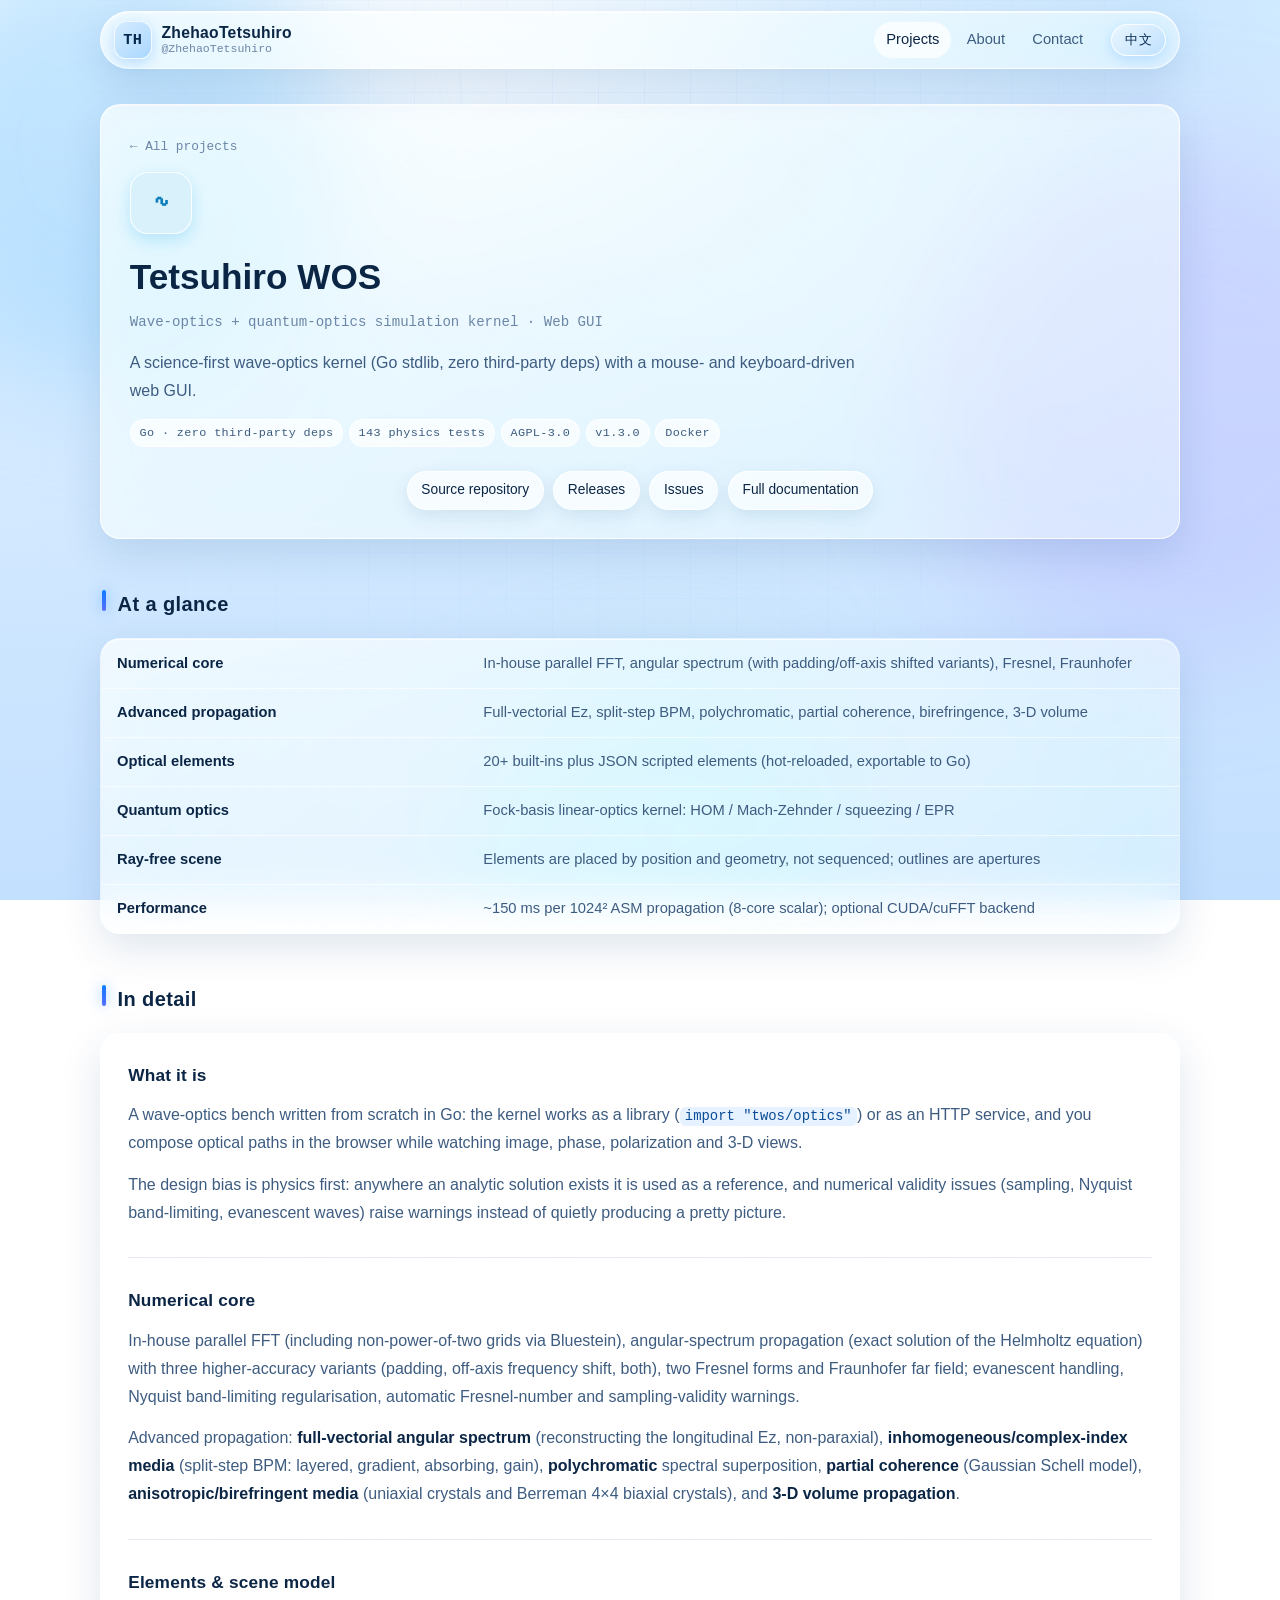
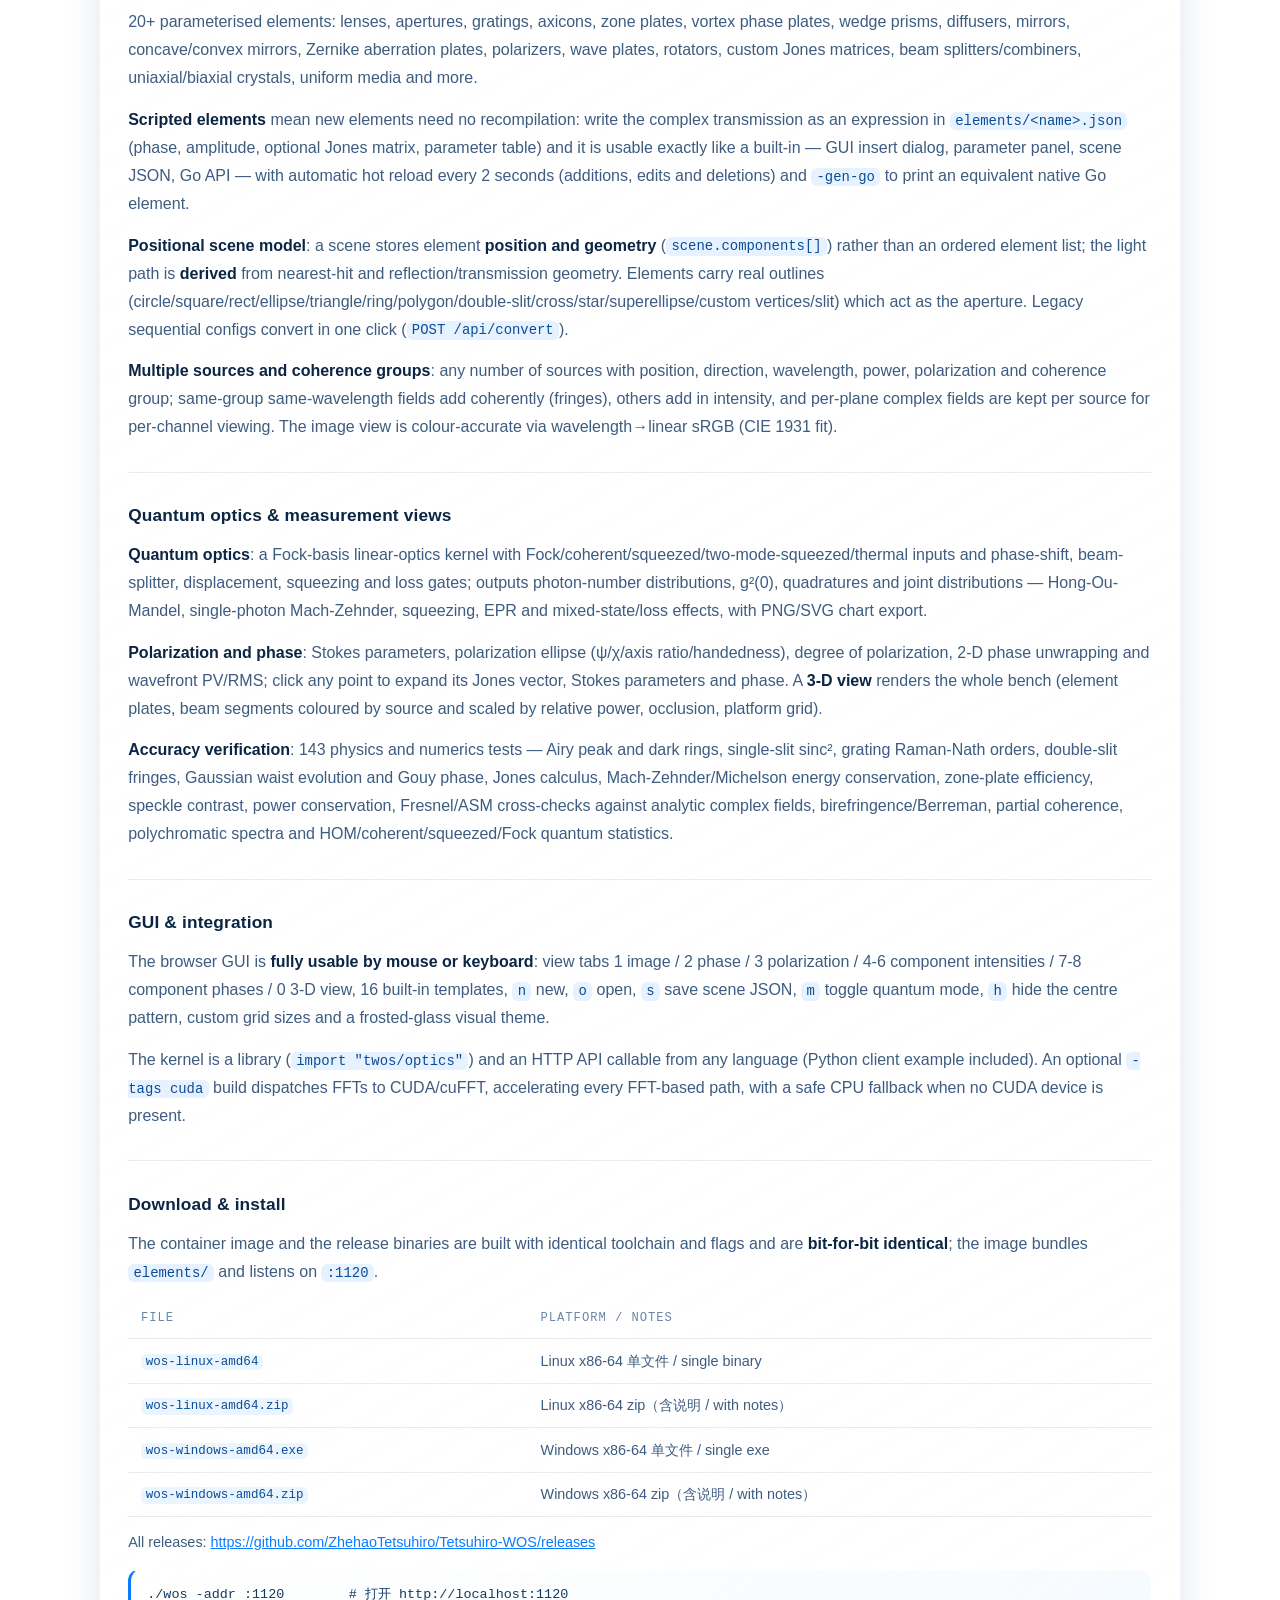
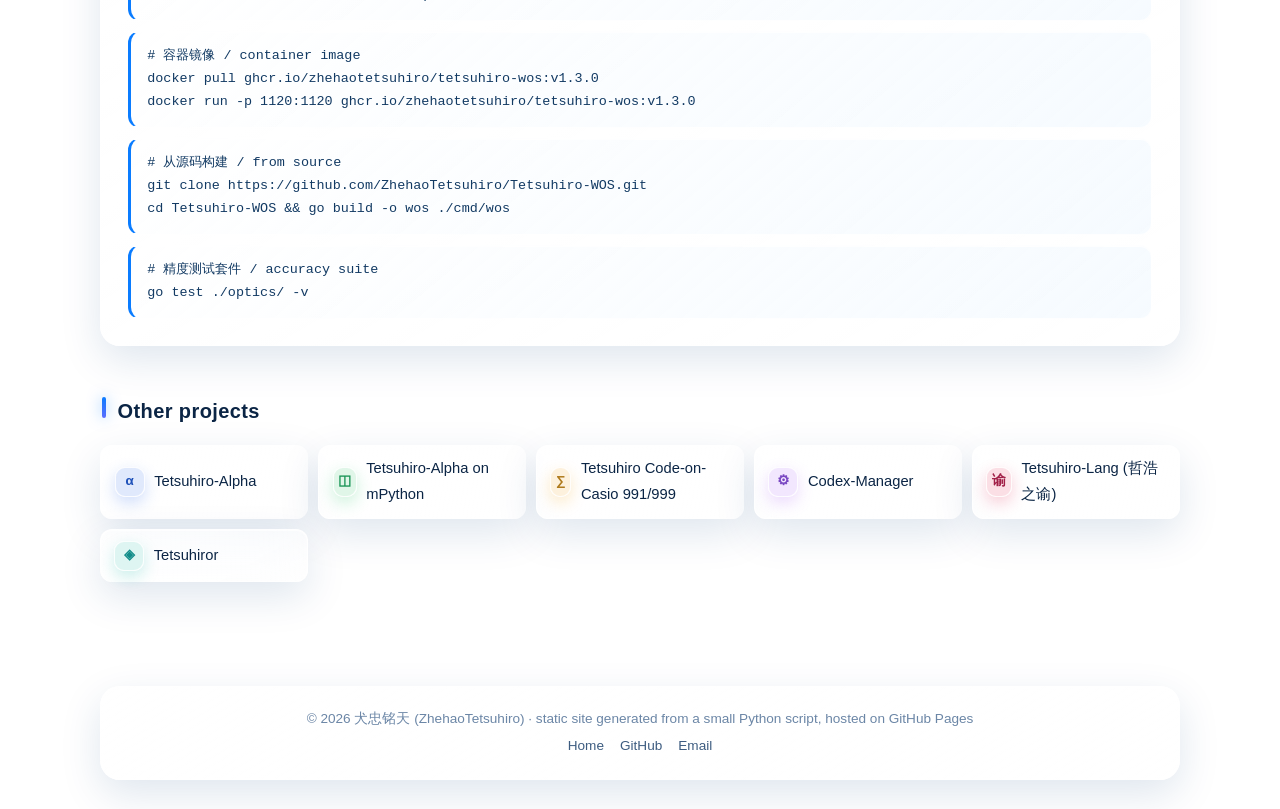
<file: p/tetsuhiro-wos.html>
<!doctype html>
<html lang="zh-CN" data-lang="zh" data-title-zh="Tetsuhiro WOS — 波动光学 + 量子光学仿真内核 · Web GUI" data-title-en="Tetsuhiro WOS — Wave-optics + quantum-optics simulation kernel · Web GUI">
<head>
<meta charset="utf-8">
<meta name="viewport" content="width=device-width, initial-scale=1">
<title>Tetsuhiro WOS — 波动光学 + 量子光学仿真内核 · Web GUI</title>
<meta name="description" content="科学、准确性优先的波动光学仿真内核（Go 标准库，零第三方依赖），带鼠标键盘双可用的 Web GUI。">
<meta property="og:title" content="Tetsuhiro WOS — 波动光学 + 量子光学仿真内核 · Web GUI">
<meta property="og:description" content="科学、准确性优先的波动光学仿真内核（Go 标准库，零第三方依赖），带鼠标键盘双可用的 Web GUI。">
<meta property="og:type" content="website">
<meta property="og:url" content="https://zhehaotetsuhiro.github.io/">
<link rel="icon" href="../favicon.svg" type="image/svg+xml">
<link rel="stylesheet" href="../assets/style.css">
</head>
<body>
<div class="bg" aria-hidden="true"><span class="orb orb-1"></span><span class="orb orb-2"></span><span class="orb orb-3"></span></div>
<header class="nav-wrap">
  <div class="nav glass">
    <a class="brand" href="../index.html">
      <span class="brand-mark">TH</span>
      <span class="brand-text">
        <b><span data-zh="犬忠铭天" data-en="ZhehaoTetsuhiro">犬忠铭天</span></b>
        <small>@ZhehaoTetsuhiro</small>
      </span>
    </a>
    <nav class="nav-links"><a href="../index.html#projects" class="is-active"><span data-zh="项目" data-en="Projects">项目</span></a><a href="../index.html#about"><span data-zh="关于" data-en="About">关于</span></a><a href="../index.html#contact"><span data-zh="联系" data-en="Contact">联系</span></a></nav>
    <button id="lang-toggle" class="lang-toggle" type="button" aria-label="Switch language">EN</button>
  </div>
</header><main class="wrap"><section class="proj-hero glass" style="--accent:#0ea5e9">
  <a class="back" href="../index.html"><span data-zh="← 全部项目" data-en="← All projects">← 全部项目</span></a>
  <span class="glyph glyph-lg">∿</span>
  <h1><span data-zh="Tetsuhiro WOS" data-en="Tetsuhiro WOS">Tetsuhiro WOS</span></h1>
  <p class="proj-sub"><span data-zh="波动光学 + 量子光学仿真内核 · Web GUI" data-en="Wave-optics + quantum-optics simulation kernel · Web GUI">波动光学 + 量子光学仿真内核 · Web GUI</span></p>
  <p class="tagline"><span data-html="1" data-zh="科学、准确性优先的波动光学仿真内核（Go 标准库，零第三方依赖），带鼠标键盘双可用的 Web GUI。" data-en="A science-first wave-optics kernel (Go stdlib, zero third-party deps) with a mouse- and keyboard-driven web GUI.">科学、准确性优先的波动光学仿真内核（Go 标准库，零第三方依赖），带鼠标键盘双可用的 Web GUI。</span></p>
  <ul class="chip-row"><li class="chip"><span data-zh="Go · 零第三方依赖" data-en="Go · zero third-party deps">Go · 零第三方依赖</span></li><li class="chip"><span data-zh="143 项物理测试" data-en="143 physics tests">143 项物理测试</span></li><li class="chip"><span data-zh="AGPL-3.0" data-en="AGPL-3.0">AGPL-3.0</span></li><li class="chip"><span data-zh="v1.3.0" data-en="v1.3.0">v1.3.0</span></li><li class="chip"><span data-zh="Docker" data-en="Docker">Docker</span></li></ul>
  <div class="hero-actions"><a class="btn btn-sm" href="https://github.com/ZhehaoTetsuhiro/Tetsuhiro-WOS"><span data-zh="源码仓库" data-en="Source repository">源码仓库</span></a><a class="btn btn-sm" href="https://github.com/ZhehaoTetsuhiro/Tetsuhiro-WOS/releases"><span data-zh="Releases" data-en="Releases">Releases</span></a><a class="btn btn-sm" href="https://github.com/ZhehaoTetsuhiro/Tetsuhiro-WOS/issues"><span data-zh="问题反馈" data-en="Issues">问题反馈</span></a><a class="btn btn-sm" href="https://github.com/ZhehaoTetsuhiro/Tetsuhiro-WOS#readme"><span data-zh="完整文档" data-en="Full documentation">完整文档</span></a></div>
</section><section class="section"><h2 class="section-title"><span data-zh="速览" data-en="At a glance">速览</span></h2><table class="facts glass"><tr><th><span data-zh="数值内核" data-en="Numerical core">数值内核</span></th><td><span data-html="1" data-zh="自研并行 FFT、角谱法（含零填充/离轴频移高精度变体）、菲涅耳、夫琅禾费" data-en="In-house parallel FFT, angular spectrum (with padding/off-axis shifted variants), Fresnel, Fraunhofer">自研并行 FFT、角谱法（含零填充/离轴频移高精度变体）、菲涅耳、夫琅禾费</span></td></tr><tr><th><span data-zh="高级传播" data-en="Advanced propagation">高级传播</span></th><td><span data-html="1" data-zh="全矢量 Ez、split-step BPM、宽带谱、部分相干、双折射、3-D 体传播" data-en="Full-vectorial Ez, split-step BPM, polychromatic, partial coherence, birefringence, 3-D volume">全矢量 Ez、split-step BPM、宽带谱、部分相干、双折射、3-D 体传播</span></td></tr><tr><th><span data-zh="光学元件" data-en="Optical elements">光学元件</span></th><td><span data-html="1" data-zh="20+ 内置元件 + JSON 脚本元件（热重载、可导出为 Go）" data-en="20+ built-ins plus JSON scripted elements (hot-reloaded, exportable to Go)">20+ 内置元件 + JSON 脚本元件（热重载、可导出为 Go）</span></td></tr><tr><th><span data-zh="量子光学" data-en="Quantum optics">量子光学</span></th><td><span data-html="1" data-zh="Fock 基线性光学内核：HOM / 马赫-曾德尔 / 压缩 / EPR" data-en="Fock-basis linear-optics kernel: HOM / Mach-Zehnder / squeezing / EPR">Fock 基线性光学内核：HOM / 马赫-曾德尔 / 压缩 / EPR</span></td></tr><tr><th><span data-zh="光路模型" data-en="Ray-free scene">光路模型</span></th><td><span data-html="1" data-zh="元件位置与几何形状决定光路（非元件序列），轮廓即通光孔径" data-en="Elements are placed by position and geometry, not sequenced; outlines are apertures">元件位置与几何形状决定光路（非元件序列），轮廓即通光孔径</span></td></tr><tr><th><span data-zh="性能" data-en="Performance">性能</span></th><td><span data-html="1" data-zh="1024² 单次 ASM 传播约 150 ms（8 核标量），可选 CUDA/cuFFT 后端" data-en="~150 ms per 1024² ASM propagation (8-core scalar); optional CUDA/cuFFT backend">1024² 单次 ASM 传播约 150 ms（8 核标量），可选 CUDA/cuFFT 后端</span></td></tr></table></section><section class="section"><h2 class="section-title"><span data-zh="详细介绍" data-en="In detail">详细介绍</span></h2><div class="detail glass"><div class="detail-block"><h2 data-zh="它是什么" data-en="What it is">它是什么</h2><p><span data-html="1" data-zh="一台用 Go 从零写起的波动光学「示波器」：内核可以当库用（&lt;code&gt;import &quot;twos/optics&quot;&lt;/code&gt;），也可以起一个 HTTP 服务，在浏览器里搭光路、看图像/相位/偏振/立体视图。" data-en="A wave-optics bench written from scratch in Go: the kernel works as a library (&lt;code&gt;import &quot;twos/optics&quot;&lt;/code&gt;) or as an HTTP service, and you compose optical paths in the browser while watching image, phase, polarization and 3-D views.">一台用 Go 从零写起的波动光学「示波器」：内核可以当库用（<code>import "twos/optics"</code>），也可以起一个 HTTP 服务，在浏览器里搭光路、看图像/相位/偏振/立体视图。</span></p><p><span data-html="1" data-zh="设计取向是「物理优先」：能用解析解对照的地方就对照，数值有效性问题（采样、奈奎斯特带限、衰逝波）主动告警而不是悄悄给你一张好看的图。" data-en="The design bias is physics first: anywhere an analytic solution exists it is used as a reference, and numerical validity issues (sampling, Nyquist band-limiting, evanescent waves) raise warnings instead of quietly producing a pretty picture.">设计取向是「物理优先」：能用解析解对照的地方就对照，数值有效性问题（采样、奈奎斯特带限、衰逝波）主动告警而不是悄悄给你一张好看的图。</span></p></div><div class="detail-block"><h2 data-zh="数值内核" data-en="Numerical core">数值内核</h2><p><span data-html="1" data-zh="自研并行 FFT（支持非 2 的幂网格，Bluestein 算法）、角谱法 ASM（亥姆霍兹方程精确解）及其三个高精度变体（零填充 &lt;code&gt;asm_pad&lt;/code&gt;、离轴频移 &lt;code&gt;asm_shift&lt;/code&gt;、两者结合）、菲涅耳（两种形式）与夫琅禾费远场；衰逝波处理、奈奎斯特带限正则化、菲涅耳数与采样有效性自动告警。" data-en="In-house parallel FFT (including non-power-of-two grids via Bluestein), angular-spectrum propagation (exact solution of the Helmholtz equation) with three higher-accuracy variants (padding, off-axis frequency shift, both), two Fresnel forms and Fraunhofer far field; evanescent handling, Nyquist band-limiting regularisation, automatic Fresnel-number and sampling-validity warnings.">自研并行 FFT（支持非 2 的幂网格，Bluestein 算法）、角谱法 ASM（亥姆霍兹方程精确解）及其三个高精度变体（零填充 <code>asm_pad</code>、离轴频移 <code>asm_shift</code>、两者结合）、菲涅耳（两种形式）与夫琅禾费远场；衰逝波处理、奈奎斯特带限正则化、菲涅耳数与采样有效性自动告警。</span></p><p><span data-html="1" data-zh="高级传播：&lt;b&gt;全矢量角谱法&lt;/b&gt;（重构纵向分量 Ez，非傍轴）、&lt;b&gt;非均匀/复折射率介质&lt;/b&gt;（split-step BPM，分层/梯度/吸收/增益）、&lt;b&gt;宽带谱叠加&lt;/b&gt;（polychromatic）、&lt;b&gt;部分相干光&lt;/b&gt;（Gaussian Schell 模型）、&lt;b&gt;各向异性/双折射介质&lt;/b&gt;（单轴晶体与 Berreman 4×4 双轴晶体）、&lt;b&gt;3-D 体传播&lt;/b&gt;（一次传播输出 x,y,z 体积场）。" data-en="Advanced propagation: &lt;b&gt;full-vectorial angular spectrum&lt;/b&gt; (reconstructing the longitudinal Ez, non-paraxial), &lt;b&gt;inhomogeneous/complex-index media&lt;/b&gt; (split-step BPM: layered, gradient, absorbing, gain), &lt;b&gt;polychromatic&lt;/b&gt; spectral superposition, &lt;b&gt;partial coherence&lt;/b&gt; (Gaussian Schell model), &lt;b&gt;anisotropic/birefringent media&lt;/b&gt; (uniaxial crystals and Berreman 4×4 biaxial crystals), and &lt;b&gt;3-D volume propagation&lt;/b&gt;.">高级传播：<b>全矢量角谱法</b>（重构纵向分量 Ez，非傍轴）、<b>非均匀/复折射率介质</b>（split-step BPM，分层/梯度/吸收/增益）、<b>宽带谱叠加</b>（polychromatic）、<b>部分相干光</b>（Gaussian Schell 模型）、<b>各向异性/双折射介质</b>（单轴晶体与 Berreman 4×4 双轴晶体）、<b>3-D 体传播</b>（一次传播输出 x,y,z 体积场）。</span></p></div><div class="detail-block"><h2 data-zh="元件与光路模型" data-en="Elements &amp; scene model">元件与光路模型</h2><p><span data-html="1" data-zh="20+ 种可调参数元件：透镜、光阑、光栅、轴锥镜、波带片、涡旋相位板、楔形棱镜、漫射体、反射镜、凹面/凸面镜、泽尼克像差板、偏振片、波片、旋光片、自定义琼斯矩阵、分束器、合束器、单轴/双轴晶体、均匀介质……" data-en="20+ parameterised elements: lenses, apertures, gratings, axicons, zone plates, vortex phase plates, wedge prisms, diffusers, mirrors, concave/convex mirrors, Zernike aberration plates, polarizers, wave plates, rotators, custom Jones matrices, beam splitters/combiners, uniaxial/biaxial crystals, uniform media and more.">20+ 种可调参数元件：透镜、光阑、光栅、轴锥镜、波带片、涡旋相位板、楔形棱镜、漫射体、反射镜、凹面/凸面镜、泽尼克像差板、偏振片、波片、旋光片、自定义琼斯矩阵、分束器、合束器、单轴/双轴晶体、均匀介质……</span></p><p><span data-html="1" data-zh="&lt;b&gt;脚本元件&lt;/b&gt;让「新元件」不需要重编译：把复透过率写成 &lt;code&gt;elements/&amp;lt;名字&amp;gt;.json&lt;/code&gt; 里的表达式（相位、幅度、可选琼斯矩阵 + 参数表），加载后与内置元件同等可用（GUI 插入对话框、参数面板、场景 JSON、Go API），服务端每 2 秒自动热重载（新增、改写、删除都跟上），定型后可 &lt;code&gt;-gen-go&lt;/code&gt; 打印等价的原生 Go 元件。" data-en="&lt;b&gt;Scripted elements&lt;/b&gt; mean new elements need no recompilation: write the complex transmission as an expression in &lt;code&gt;elements/&amp;lt;name&amp;gt;.json&lt;/code&gt; (phase, amplitude, optional Jones matrix, parameter table) and it is usable exactly like a built-in — GUI insert dialog, parameter panel, scene JSON, Go API — with automatic hot reload every 2 seconds (additions, edits and deletions) and &lt;code&gt;-gen-go&lt;/code&gt; to print an equivalent native Go element."><b>脚本元件</b>让「新元件」不需要重编译：把复透过率写成 <code>elements/&lt;名字&gt;.json</code> 里的表达式（相位、幅度、可选琼斯矩阵 + 参数表），加载后与内置元件同等可用（GUI 插入对话框、参数面板、场景 JSON、Go API），服务端每 2 秒自动热重载（新增、改写、删除都跟上），定型后可 <code>-gen-go</code> 打印等价的原生 Go 元件。</span></p><p><span data-html="1" data-zh="&lt;b&gt;定位场景光路（1.0 光路模型）&lt;/b&gt;：光路存的是元件的&lt;b&gt;位置与几何形状&lt;/b&gt;（&lt;code&gt;scene.components[]&lt;/code&gt;），而不是「依次经过的元件序列」；光线路径由最近命中与反射/透射几何&lt;b&gt;推导&lt;/b&gt;。元件带真实轮廓（圆/方/矩形/椭圆/三角/环/多边形/双缝/十字/星形/超椭圆/自定义顶点/细缝），轮廓即通光孔径；旧的序列配置可一键自动转换（&lt;code&gt;POST /api/convert&lt;/code&gt;）。" data-en="&lt;b&gt;Positional scene model&lt;/b&gt;: a scene stores element &lt;b&gt;position and geometry&lt;/b&gt; (&lt;code&gt;scene.components[]&lt;/code&gt;) rather than an ordered element list; the light path is &lt;b&gt;derived&lt;/b&gt; from nearest-hit and reflection/transmission geometry. Elements carry real outlines (circle/square/rect/ellipse/triangle/ring/polygon/double-slit/cross/star/superellipse/custom vertices/slit) which act as the aperture. Legacy sequential configs convert in one click (&lt;code&gt;POST /api/convert&lt;/code&gt;)."><b>定位场景光路（1.0 光路模型）</b>：光路存的是元件的<b>位置与几何形状</b>（<code>scene.components[]</code>），而不是「依次经过的元件序列」；光线路径由最近命中与反射/透射几何<b>推导</b>。元件带真实轮廓（圆/方/矩形/椭圆/三角/环/多边形/双缝/十字/星形/超椭圆/自定义顶点/细缝），轮廓即通光孔径；旧的序列配置可一键自动转换（<code>POST /api/convert</code>）。</span></p><p><span data-html="1" data-zh="&lt;b&gt;多光源与相干分组&lt;/b&gt;：任意多个光源，各有位置/方向/波长/功率/偏振与相干组；同组同波长相干叠加产生干涉条纹，不同组/波长按强度叠加，每个平面保留各光源的复场可按通道单独查看。图像视图按波长→线性 sRGB（CIE 1931 拟合）真实着色。" data-en="&lt;b&gt;Multiple sources and coherence groups&lt;/b&gt;: any number of sources with position, direction, wavelength, power, polarization and coherence group; same-group same-wavelength fields add coherently (fringes), others add in intensity, and per-plane complex fields are kept per source for per-channel viewing. The image view is colour-accurate via wavelength→linear sRGB (CIE 1931 fit)."><b>多光源与相干分组</b>：任意多个光源，各有位置/方向/波长/功率/偏振与相干组；同组同波长相干叠加产生干涉条纹，不同组/波长按强度叠加，每个平面保留各光源的复场可按通道单独查看。图像视图按波长→线性 sRGB（CIE 1931 拟合）真实着色。</span></p></div><div class="detail-block"><h2 data-zh="量子光学与测量视图" data-en="Quantum optics &amp; measurement views">量子光学与测量视图</h2><p><span data-html="1" data-zh="&lt;b&gt;量子光学&lt;/b&gt;：Fock 基线性光学内核，支持 Fock/相干/压缩/双模压缩/热态输入与相移、分束器、位移、压缩、损耗门，输出光子数分布、g²(0)、正交分量与联合分布 —— Hong-Ou-Mandel、单光子马赫-曾德尔、压缩、EPR 与混合态/损耗效应都可复现，图表可导出 PNG/SVG。" data-en="&lt;b&gt;Quantum optics&lt;/b&gt;: a Fock-basis linear-optics kernel with Fock/coherent/squeezed/two-mode-squeezed/thermal inputs and phase-shift, beam-splitter, displacement, squeezing and loss gates; outputs photon-number distributions, g²(0), quadratures and joint distributions — Hong-Ou-Mandel, single-photon Mach-Zehnder, squeezing, EPR and mixed-state/loss effects, with PNG/SVG chart export."><b>量子光学</b>：Fock 基线性光学内核，支持 Fock/相干/压缩/双模压缩/热态输入与相移、分束器、位移、压缩、损耗门，输出光子数分布、g²(0)、正交分量与联合分布 —— Hong-Ou-Mandel、单光子马赫-曾德尔、压缩、EPR 与混合态/损耗效应都可复现，图表可导出 PNG/SVG。</span></p><p><span data-html="1" data-zh="&lt;b&gt;偏振与相位&lt;/b&gt;：斯托克斯参数、偏振椭圆（ψ/χ/轴比/手性）、偏振度、二维相位去包裹与波前 PV/RMS；点击图像上任意一点展开该点的琼斯矢量、斯托克斯参数与相位。&lt;b&gt;立体视图&lt;/b&gt;渲染整套光路（元件板、按光源着色与相对功率的光束段、遮挡、平台网格）。" data-en="&lt;b&gt;Polarization and phase&lt;/b&gt;: Stokes parameters, polarization ellipse (ψ/χ/axis ratio/handedness), degree of polarization, 2-D phase unwrapping and wavefront PV/RMS; click any point to expand its Jones vector, Stokes parameters and phase. A &lt;b&gt;3-D view&lt;/b&gt; renders the whole bench (element plates, beam segments coloured by source and scaled by relative power, occlusion, platform grid)."><b>偏振与相位</b>：斯托克斯参数、偏振椭圆（ψ/χ/轴比/手性）、偏振度、二维相位去包裹与波前 PV/RMS；点击图像上任意一点展开该点的琼斯矢量、斯托克斯参数与相位。<b>立体视图</b>渲染整套光路（元件板、按光源着色与相对功率的光束段、遮挡、平台网格）。</span></p><p><span data-html="1" data-zh="&lt;b&gt;精度验证&lt;/b&gt;：143 项物理与数值测试 —— 艾里斑峰值与暗环、单缝 sinc²、光栅 Raman-Nath 级数、双缝条纹、高斯束腰演化与 Gouy 相位、琼斯计算、马赫-曾德尔/迈克尔逊能量守恒、波带片效率、散斑对比度、功率守恒、Fresnel/ASM 互证与复场级解析解对比、双折射/Berreman、部分相干、宽带谱、HOM/相干/压缩/Fock 量子统计等。" data-en="&lt;b&gt;Accuracy verification&lt;/b&gt;: 143 physics and numerics tests — Airy peak and dark rings, single-slit sinc², grating Raman-Nath orders, double-slit fringes, Gaussian waist evolution and Gouy phase, Jones calculus, Mach-Zehnder/Michelson energy conservation, zone-plate efficiency, speckle contrast, power conservation, Fresnel/ASM cross-checks against analytic complex fields, birefringence/Berreman, partial coherence, polychromatic spectra and HOM/coherent/squeezed/Fock quantum statistics."><b>精度验证</b>：143 项物理与数值测试 —— 艾里斑峰值与暗环、单缝 sinc²、光栅 Raman-Nath 级数、双缝条纹、高斯束腰演化与 Gouy 相位、琼斯计算、马赫-曾德尔/迈克尔逊能量守恒、波带片效率、散斑对比度、功率守恒、Fresnel/ASM 互证与复场级解析解对比、双折射/Berreman、部分相干、宽带谱、HOM/相干/压缩/Fock 量子统计等。</span></p></div><div class="detail-block"><h2 data-zh="GUI 与接入" data-en="GUI &amp; integration">GUI 与接入</h2><p><span data-html="1" data-zh="浏览器 GUI &lt;b&gt;鼠标与键盘双可用&lt;/b&gt;：视图标签条 1 图像 / 2 相位 / 3 偏振 / 4-6 各分量强度 / 7-8 分量相位 / 0 立体视图，16 个内置模板，&lt;code&gt;n&lt;/code&gt; 新建、&lt;code&gt;o&lt;/code&gt; 打开、&lt;code&gt;s&lt;/code&gt; 保存配置 JSON、&lt;code&gt;m&lt;/code&gt; 切换量子光学模式、&lt;code&gt;h&lt;/code&gt; 隐藏中心图样、自定义网格大小、毛玻璃视觉主题。" data-en="The browser GUI is &lt;b&gt;fully usable by mouse or keyboard&lt;/b&gt;: view tabs 1 image / 2 phase / 3 polarization / 4-6 component intensities / 7-8 component phases / 0 3-D view, 16 built-in templates, &lt;code&gt;n&lt;/code&gt; new, &lt;code&gt;o&lt;/code&gt; open, &lt;code&gt;s&lt;/code&gt; save scene JSON, &lt;code&gt;m&lt;/code&gt; toggle quantum mode, &lt;code&gt;h&lt;/code&gt; hide the centre pattern, custom grid sizes and a frosted-glass visual theme.">浏览器 GUI <b>鼠标与键盘双可用</b>：视图标签条 1 图像 / 2 相位 / 3 偏振 / 4-6 各分量强度 / 7-8 分量相位 / 0 立体视图，16 个内置模板，<code>n</code> 新建、<code>o</code> 打开、<code>s</code> 保存配置 JSON、<code>m</code> 切换量子光学模式、<code>h</code> 隐藏中心图样、自定义网格大小、毛玻璃视觉主题。</span></p><p><span data-html="1" data-zh="内核即库（&lt;code&gt;import &quot;twos/optics&quot;&lt;/code&gt;），HTTP API 供任意语言调用（示例含 Python 客户端），并可选 &lt;code&gt;-tags cuda&lt;/code&gt; 启用 CUDA/cuFFT 后端：所有走 FFT 的路径自动加速，无 CUDA 设备时安全回退 CPU。" data-en="The kernel is a library (&lt;code&gt;import &quot;twos/optics&quot;&lt;/code&gt;) and an HTTP API callable from any language (Python client example included). An optional &lt;code&gt;-tags cuda&lt;/code&gt; build dispatches FFTs to CUDA/cuFFT, accelerating every FFT-based path, with a safe CPU fallback when no CUDA device is present.">内核即库（<code>import "twos/optics"</code>），HTTP API 供任意语言调用（示例含 Python 客户端），并可选 <code>-tags cuda</code> 启用 CUDA/cuFFT 后端：所有走 FFT 的路径自动加速，无 CUDA 设备时安全回退 CPU。</span></p></div><div class="detail-block" id="download">
    <h2><span data-zh="下载与安装" data-en="Download &amp; install">下载与安装</span></h2>
    <p><span data-html="1" data-zh="容器镜像与 Release 二进制用完全相同工具链与标志编译，&lt;b&gt;逐位相同&lt;/b&gt;；镜像内置 &lt;code&gt;elements/&lt;/code&gt; 元件定义，默认监听 &lt;code&gt;:1120&lt;/code&gt;。" data-en="The container image and the release binaries are built with identical toolchain and flags and are &lt;b&gt;bit-for-bit identical&lt;/b&gt;; the image bundles &lt;code&gt;elements/&lt;/code&gt; and listens on &lt;code&gt;:1120&lt;/code&gt;.">容器镜像与 Release 二进制用完全相同工具链与标志编译，<b>逐位相同</b>；镜像内置 <code>elements/</code> 元件定义，默认监听 <code>:1120</code>。</span></p>
    <table class="dl-table">
      <thead><tr><th><span data-zh="文件" data-en="File">文件</span></th><th><span data-zh="平台 / 说明" data-en="Platform / notes">平台 / 说明</span></th></tr></thead>
      <tbody><tr><td><a href="https://github.com/ZhehaoTetsuhiro/Tetsuhiro-WOS/releases/download/v1.3.0/wos-linux-amd64"><code>wos-linux-amd64</code></a></td><td><span data-zh="Linux x86-64 单文件 / single binary" data-en="Linux x86-64 单文件 / single binary">Linux x86-64 单文件 / single binary</span></td></tr><tr><td><a href="https://github.com/ZhehaoTetsuhiro/Tetsuhiro-WOS/releases/download/v1.3.0/wos-linux-amd64.zip"><code>wos-linux-amd64.zip</code></a></td><td><span data-zh="Linux x86-64 zip（含说明 / with notes）" data-en="Linux x86-64 zip（含说明 / with notes）">Linux x86-64 zip（含说明 / with notes）</span></td></tr><tr><td><a href="https://github.com/ZhehaoTetsuhiro/Tetsuhiro-WOS/releases/download/v1.3.0/wos-windows-amd64.exe"><code>wos-windows-amd64.exe</code></a></td><td><span data-zh="Windows x86-64 单文件 / single exe" data-en="Windows x86-64 单文件 / single exe">Windows x86-64 单文件 / single exe</span></td></tr><tr><td><a href="https://github.com/ZhehaoTetsuhiro/Tetsuhiro-WOS/releases/download/v1.3.0/wos-windows-amd64.zip"><code>wos-windows-amd64.zip</code></a></td><td><span data-zh="Windows x86-64 zip（含说明 / with notes）" data-en="Windows x86-64 zip（含说明 / with notes）">Windows x86-64 zip（含说明 / with notes）</span></td></tr></tbody></table>
      <p class="muted"><span data-zh="全部版本：" data-en="All releases:">全部版本：</span>
        <a href="https://github.com/ZhehaoTetsuhiro/Tetsuhiro-WOS/releases">https://github.com/ZhehaoTetsuhiro/Tetsuhiro-WOS/releases</a></p>
    <pre class="code"><code>./wos -addr :1120        # 打开 http://localhost:1120</code></pre><pre class="code"><code># 容器镜像 / container image
docker pull ghcr.io/zhehaotetsuhiro/tetsuhiro-wos:v1.3.0
docker run -p 1120:1120 ghcr.io/zhehaotetsuhiro/tetsuhiro-wos:v1.3.0</code></pre><pre class="code"><code># 从源码构建 / from source
git clone https://github.com/ZhehaoTetsuhiro/Tetsuhiro-WOS.git
cd Tetsuhiro-WOS &amp;&amp; go build -o wos ./cmd/wos</code></pre><pre class="code"><code># 精度测试套件 / accuracy suite
go test ./optics/ -v</code></pre>
  </div></div></section><section class="section">
  <h2 class="section-title"><span data-zh="其它项目" data-en="Other projects">其它项目</span></h2>
  <div class="mini-grid"><a class="mini glass" href="../p/tetsuhiro-alpha.html" style="--accent:#2563eb"><span class="glyph glyph-sm">α</span><span data-zh="Tetsuhiro-Alpha" data-en="Tetsuhiro-Alpha">Tetsuhiro-Alpha</span></a><a class="mini glass" href="../p/tetsuhiro-alpha-on-mpython.html" style="--accent:#22c55e"><span class="glyph glyph-sm">◫</span><span data-zh="Tetsuhiro-Alpha on mPython" data-en="Tetsuhiro-Alpha on mPython">Tetsuhiro-Alpha on mPython</span></a><a class="mini glass" href="../p/tetsuhiro-code-on-casio.html" style="--accent:#f59e0b"><span class="glyph glyph-sm">∑</span><span data-zh="Tetsuhiro Code-on-Casio 991/999" data-en="Tetsuhiro Code-on-Casio 991/999">Tetsuhiro Code-on-Casio 991/999</span></a><a class="mini glass" href="../p/codex-manager.html" style="--accent:#a855f7"><span class="glyph glyph-sm">⚙</span><span data-zh="Codex-Manager" data-en="Codex-Manager">Codex-Manager</span></a><a class="mini glass" href="../p/tetsuhiro-lang.html" style="--accent:#e11d48"><span class="glyph glyph-sm">谕</span><span data-zh="哲浩之谕 · Tetsuhiro-Lang" data-en="Tetsuhiro-Lang (哲浩之谕)">哲浩之谕 · Tetsuhiro-Lang</span></a><a class="mini glass" href="../p/tetsuhiror.html" style="--accent:#14b8a6"><span class="glyph glyph-sm">◈</span><span data-zh="Tetsuhiror" data-en="Tetsuhiror">Tetsuhiror</span></a></div>
</section></main><footer class="footer glass">
  <p><span data-zh="© 2026 犬忠铭天（ZhehaoTetsuhiro）· 本站由静态页面生成器构建，托管于 GitHub Pages" data-en="© 2026 犬忠铭天 (ZhehaoTetsuhiro) · static site generated from a small Python script, hosted on GitHub Pages">© 2026 犬忠铭天（ZhehaoTetsuhiro）· 本站由静态页面生成器构建，托管于 GitHub Pages</span></p>
  <p class="footer-links">
    <a href="../index.html"><span data-zh="首页" data-en="Home">首页</span></a>
    <a href="https://github.com/ZhehaoTetsuhiro"><span data-zh="GitHub" data-en="GitHub">GitHub</span></a>
    <a href="mailto:zhehaosdog@outlook.com"><span data-zh="邮箱" data-en="Email">邮箱</span></a>
  </p>
</footer>
<script src="../assets/i18n.js"></script>
</body>
</html>
</file>
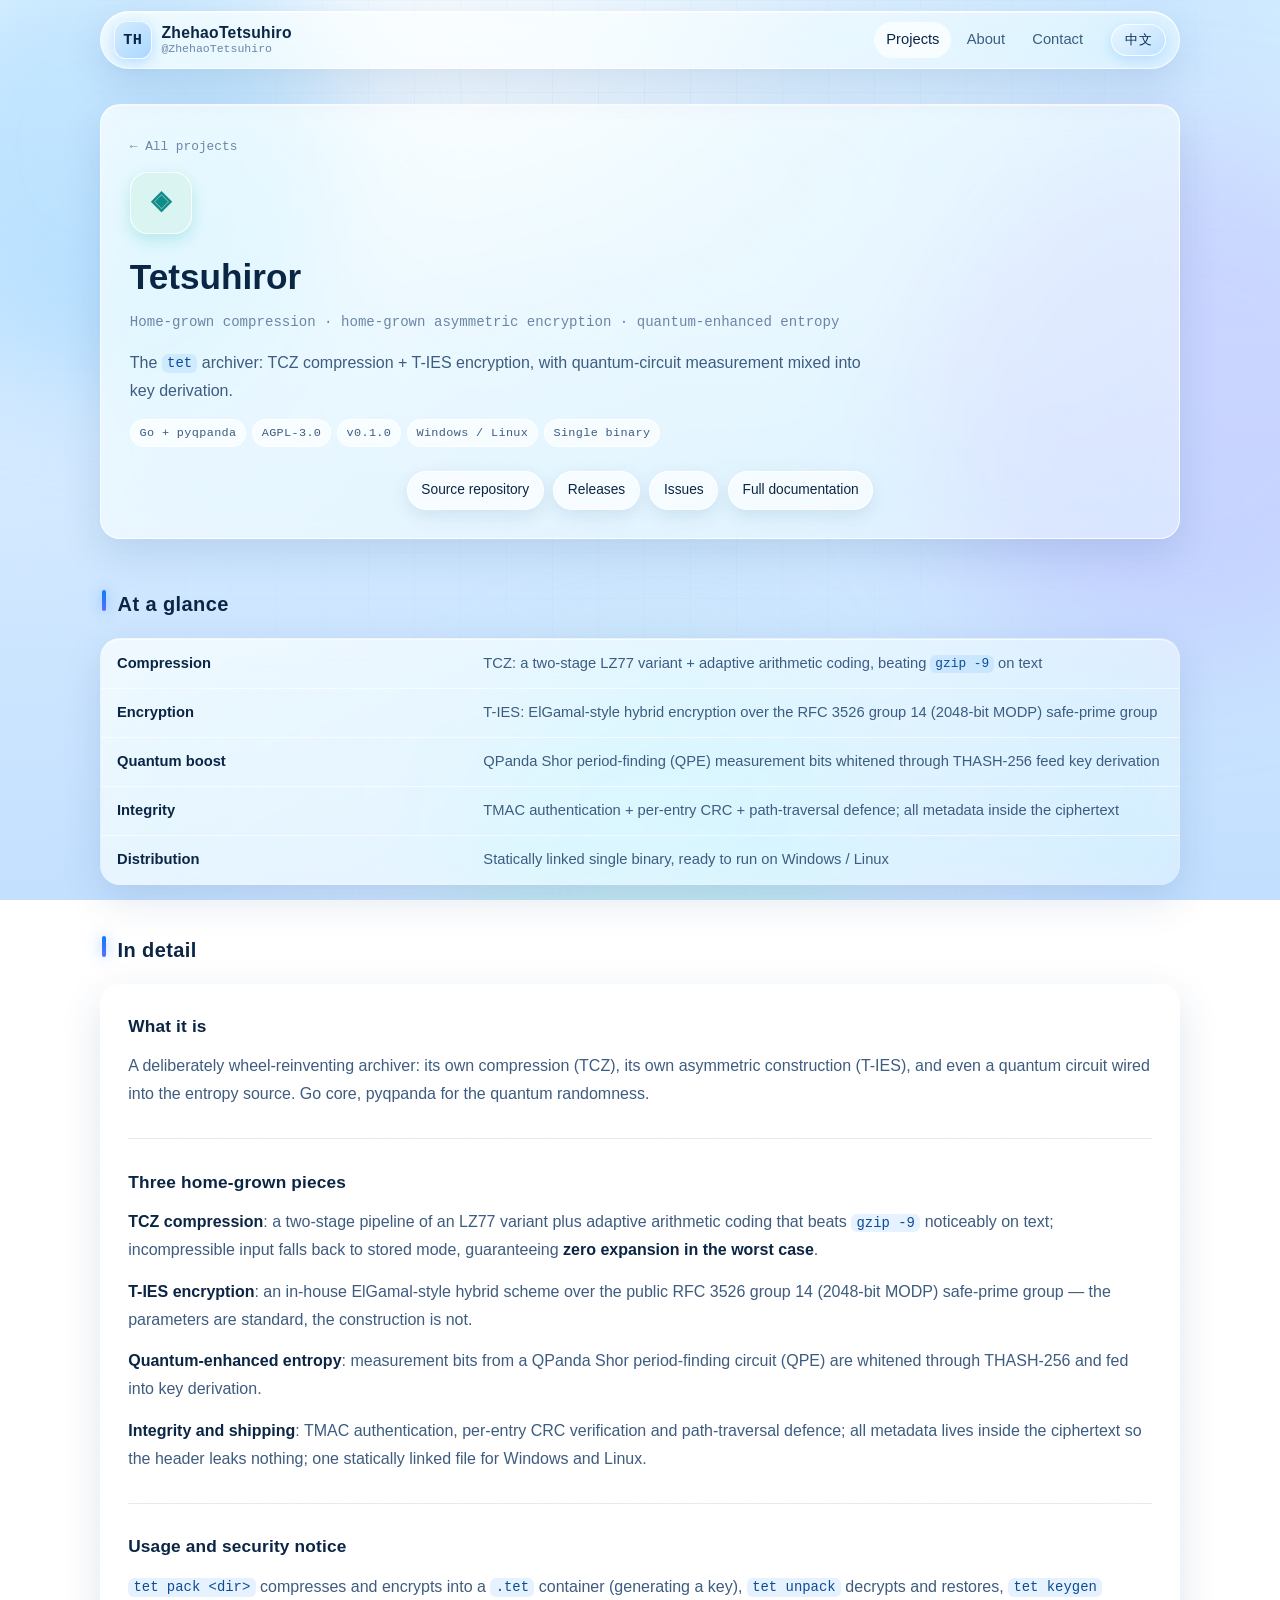
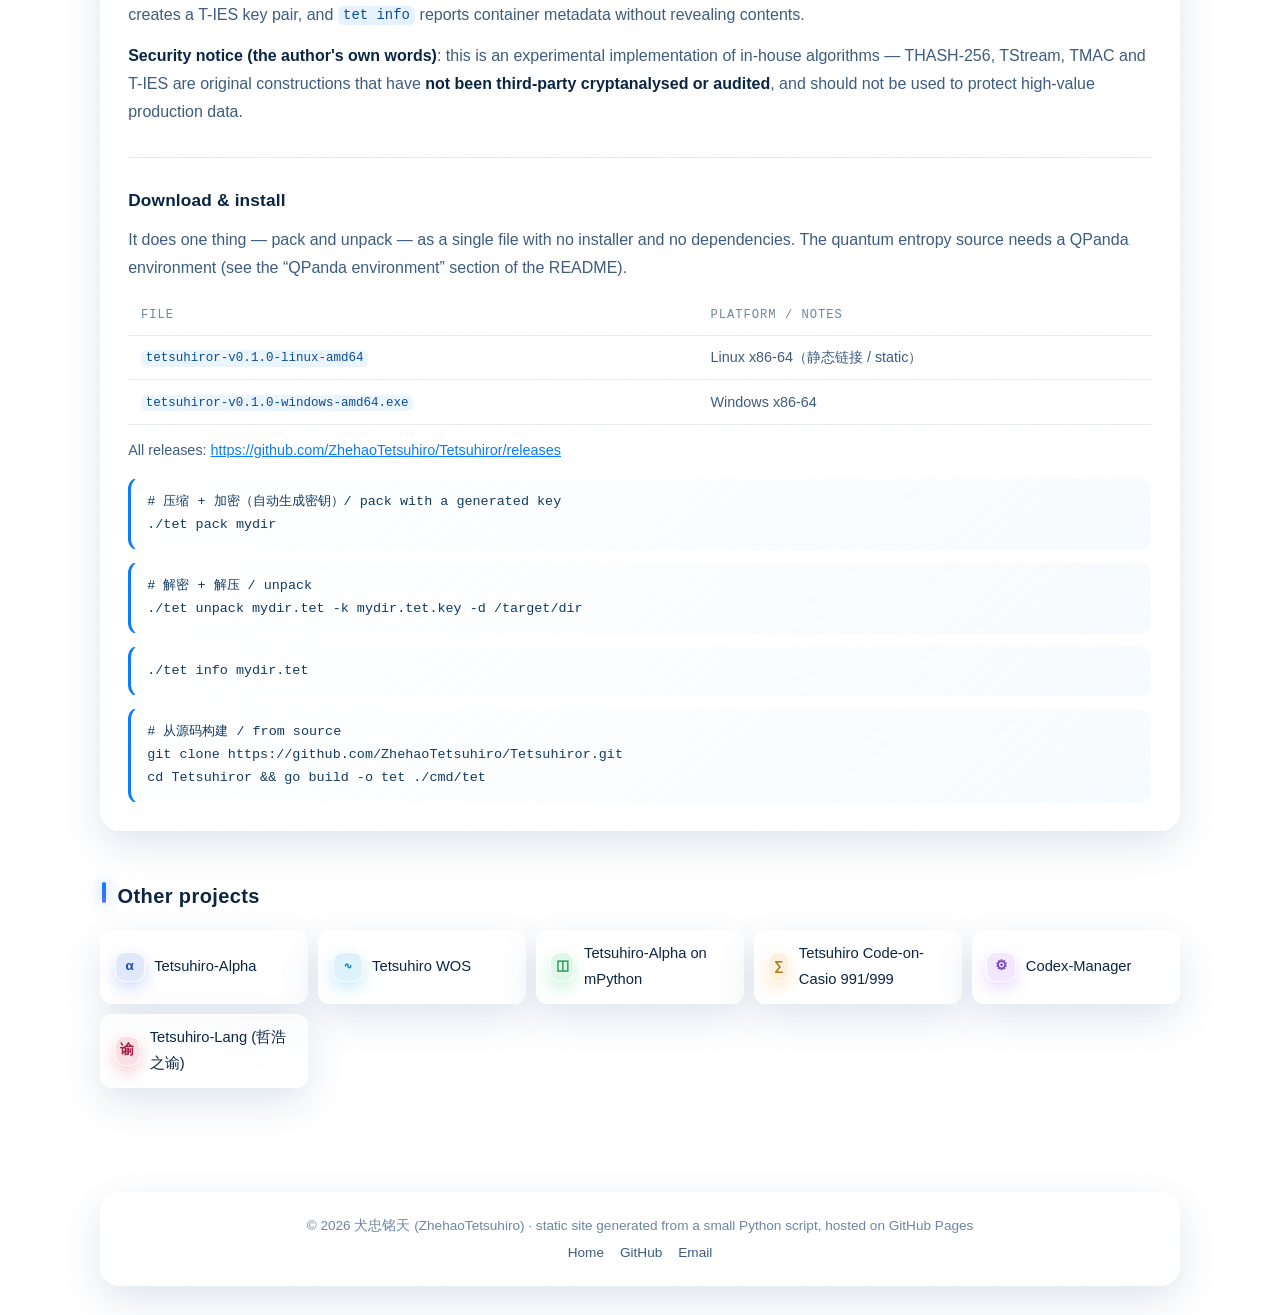
<file: p/tetsuhiror.html>
<!doctype html>
<html lang="zh-CN" data-lang="zh" data-title-zh="Tetsuhiror — 自研压缩 · 自研非对称加密 · 量子增强熵源" data-title-en="Tetsuhiror — Home-grown compression · home-grown asymmetric encryption · quantum-enhanced entropy">
<head>
<meta charset="utf-8">
<meta name="viewport" content="width=device-width, initial-scale=1">
<title>Tetsuhiror — 自研压缩 · 自研非对称加密 · 量子增强熵源</title>
<meta name="description" content="命令行归档工具 tet：TCZ 压缩 + T-IES 加密，密钥派生里掺进量子电路测量的随机性。">
<meta property="og:title" content="Tetsuhiror — 自研压缩 · 自研非对称加密 · 量子增强熵源">
<meta property="og:description" content="命令行归档工具 tet：TCZ 压缩 + T-IES 加密，密钥派生里掺进量子电路测量的随机性。">
<meta property="og:type" content="website">
<meta property="og:url" content="https://zhehaotetsuhiro.github.io/">
<link rel="icon" href="../favicon.svg" type="image/svg+xml">
<link rel="stylesheet" href="../assets/style.css">
</head>
<body>
<div class="bg" aria-hidden="true"><span class="orb orb-1"></span><span class="orb orb-2"></span><span class="orb orb-3"></span></div>
<header class="nav-wrap">
  <div class="nav glass">
    <a class="brand" href="../index.html">
      <span class="brand-mark">TH</span>
      <span class="brand-text">
        <b><span data-zh="犬忠铭天" data-en="ZhehaoTetsuhiro">犬忠铭天</span></b>
        <small>@ZhehaoTetsuhiro</small>
      </span>
    </a>
    <nav class="nav-links"><a href="../index.html#projects" class="is-active"><span data-zh="项目" data-en="Projects">项目</span></a><a href="../index.html#about"><span data-zh="关于" data-en="About">关于</span></a><a href="../index.html#contact"><span data-zh="联系" data-en="Contact">联系</span></a></nav>
    <button id="lang-toggle" class="lang-toggle" type="button" aria-label="Switch language">EN</button>
  </div>
</header><main class="wrap"><section class="proj-hero glass" style="--accent:#14b8a6">
  <a class="back" href="../index.html"><span data-zh="← 全部项目" data-en="← All projects">← 全部项目</span></a>
  <span class="glyph glyph-lg">◈</span>
  <h1><span data-zh="Tetsuhiror" data-en="Tetsuhiror">Tetsuhiror</span></h1>
  <p class="proj-sub"><span data-zh="自研压缩 · 自研非对称加密 · 量子增强熵源" data-en="Home-grown compression · home-grown asymmetric encryption · quantum-enhanced entropy">自研压缩 · 自研非对称加密 · 量子增强熵源</span></p>
  <p class="tagline"><span data-html="1" data-zh="命令行归档工具 &lt;code&gt;tet&lt;/code&gt;：TCZ 压缩 + T-IES 加密，密钥派生里掺进量子电路测量的随机性。" data-en="The &lt;code&gt;tet&lt;/code&gt; archiver: TCZ compression + T-IES encryption, with quantum-circuit measurement mixed into key derivation.">命令行归档工具 <code>tet</code>：TCZ 压缩 + T-IES 加密，密钥派生里掺进量子电路测量的随机性。</span></p>
  <ul class="chip-row"><li class="chip"><span data-zh="Go + pyqpanda" data-en="Go + pyqpanda">Go + pyqpanda</span></li><li class="chip"><span data-zh="AGPL-3.0" data-en="AGPL-3.0">AGPL-3.0</span></li><li class="chip"><span data-zh="v0.1.0" data-en="v0.1.0">v0.1.0</span></li><li class="chip"><span data-zh="Windows / Linux" data-en="Windows / Linux">Windows / Linux</span></li><li class="chip"><span data-zh="单文件" data-en="Single binary">单文件</span></li></ul>
  <div class="hero-actions"><a class="btn btn-sm" href="https://github.com/ZhehaoTetsuhiro/Tetsuhiror"><span data-zh="源码仓库" data-en="Source repository">源码仓库</span></a><a class="btn btn-sm" href="https://github.com/ZhehaoTetsuhiro/Tetsuhiror/releases"><span data-zh="Releases" data-en="Releases">Releases</span></a><a class="btn btn-sm" href="https://github.com/ZhehaoTetsuhiro/Tetsuhiror/issues"><span data-zh="问题反馈" data-en="Issues">问题反馈</span></a><a class="btn btn-sm" href="https://github.com/ZhehaoTetsuhiro/Tetsuhiror#readme"><span data-zh="完整文档" data-en="Full documentation">完整文档</span></a></div>
</section><section class="section"><h2 class="section-title"><span data-zh="速览" data-en="At a glance">速览</span></h2><table class="facts glass"><tr><th><span data-zh="压缩" data-en="Compression">压缩</span></th><td><span data-html="1" data-zh="TCZ：LZ77 变体 + 自适应算术编码两级流水线，文本场景优于 &lt;code&gt;gzip -9&lt;/code&gt;" data-en="TCZ: a two-stage LZ77 variant + adaptive arithmetic coding, beating &lt;code&gt;gzip -9&lt;/code&gt; on text">TCZ：LZ77 变体 + 自适应算术编码两级流水线，文本场景优于 <code>gzip -9</code></span></td></tr><tr><th><span data-zh="加密" data-en="Encryption">加密</span></th><td><span data-html="1" data-zh="T-IES：ElGamal 型混合加密，RFC 3526 组 14（2048 位 MODP）安全素数群" data-en="T-IES: ElGamal-style hybrid encryption over the RFC 3526 group 14 (2048-bit MODP) safe-prime group">T-IES：ElGamal 型混合加密，RFC 3526 组 14（2048 位 MODP）安全素数群</span></td></tr><tr><th><span data-zh="量子增强" data-en="Quantum boost">量子增强</span></th><td><span data-html="1" data-zh="QPanda Shor 周期查找（QPE）测量比特经 THASH-256 提取白化后参与密钥派生" data-en="QPanda Shor period-finding (QPE) measurement bits whitened through THASH-256 feed key derivation">QPanda Shor 周期查找（QPE）测量比特经 THASH-256 提取白化后参与密钥派生</span></td></tr><tr><th><span data-zh="完整性" data-en="Integrity">完整性</span></th><td><span data-html="1" data-zh="TMAC 认证 + 条目 CRC + 路径穿越防护；元数据全在密文内，头部零泄露" data-en="TMAC authentication + per-entry CRC + path-traversal defence; all metadata inside the ciphertext">TMAC 认证 + 条目 CRC + 路径穿越防护；元数据全在密文内，头部零泄露</span></td></tr><tr><th><span data-zh="分发" data-en="Distribution">分发</span></th><td><span data-html="1" data-zh="静态链接单文件，Windows / Linux 开箱即用" data-en="Statically linked single binary, ready to run on Windows / Linux">静态链接单文件，Windows / Linux 开箱即用</span></td></tr></table></section><section class="section"><h2 class="section-title"><span data-zh="详细介绍" data-en="In detail">详细介绍</span></h2><div class="detail glass"><div class="detail-block"><h2 data-zh="它是什么" data-en="What it is">它是什么</h2><p><span data-html="1" data-zh="一个刻意「自己造轮子」的归档工具：压缩算法自己写（TCZ），非对称加密自己构造（T-IES），连随机熵源都接了一条量子电路。Go 实现核心，pyqpanda 提供量子随机源。" data-en="A deliberately wheel-reinventing archiver: its own compression (TCZ), its own asymmetric construction (T-IES), and even a quantum circuit wired into the entropy source. Go core, pyqpanda for the quantum randomness.">一个刻意「自己造轮子」的归档工具：压缩算法自己写（TCZ），非对称加密自己构造（T-IES），连随机熵源都接了一条量子电路。Go 实现核心，pyqpanda 提供量子随机源。</span></p></div><div class="detail-block"><h2 data-zh="三个自研件" data-en="Three home-grown pieces">三个自研件</h2><p><span data-html="1" data-zh="&lt;b&gt;TCZ 压缩&lt;/b&gt;：两级流水线，LZ77 变体 + 自适应算术编码，文本场景压缩率显著优于 &lt;code&gt;gzip -9&lt;/code&gt;；不可压缩数据自动回退存储模式，保证&lt;b&gt;最坏情况零膨胀&lt;/b&gt;。" data-en="&lt;b&gt;TCZ compression&lt;/b&gt;: a two-stage pipeline of an LZ77 variant plus adaptive arithmetic coding that beats &lt;code&gt;gzip -9&lt;/code&gt; noticeably on text; incompressible input falls back to stored mode, guaranteeing &lt;b&gt;zero expansion in the worst case&lt;/b&gt;."><b>TCZ 压缩</b>：两级流水线，LZ77 变体 + 自适应算术编码，文本场景压缩率显著优于 <code>gzip -9</code>；不可压缩数据自动回退存储模式，保证<b>最坏情况零膨胀</b>。</span></p><p><span data-html="1" data-zh="&lt;b&gt;T-IES 加密&lt;/b&gt;：自研 ElGamal 型混合加密，群参数取 RFC 3526 组 14（2048 位 MODP）安全素数群，构造本身自研。" data-en="&lt;b&gt;T-IES encryption&lt;/b&gt;: an in-house ElGamal-style hybrid scheme over the public RFC 3526 group 14 (2048-bit MODP) safe-prime group — the parameters are standard, the construction is not."><b>T-IES 加密</b>：自研 ElGamal 型混合加密，群参数取 RFC 3526 组 14（2048 位 MODP）安全素数群，构造本身自研。</span></p><p><span data-html="1" data-zh="&lt;b&gt;量子增强熵源&lt;/b&gt;：QPanda 的 Shor 周期查找电路（QPE）测量比特经 THASH-256 提取白化后参与密钥派生。" data-en="&lt;b&gt;Quantum-enhanced entropy&lt;/b&gt;: measurement bits from a QPanda Shor period-finding circuit (QPE) are whitened through THASH-256 and fed into key derivation."><b>量子增强熵源</b>：QPanda 的 Shor 周期查找电路（QPE）测量比特经 THASH-256 提取白化后参与密钥派生。</span></p><p><span data-html="1" data-zh="&lt;b&gt;完整性与分发&lt;/b&gt;：TMAC 认证、条目 CRC 校验、路径穿越防护；元数据全部在密文内，头部零泄露；静态单文件，Windows / Linux 开箱即用。" data-en="&lt;b&gt;Integrity and shipping&lt;/b&gt;: TMAC authentication, per-entry CRC verification and path-traversal defence; all metadata lives inside the ciphertext so the header leaks nothing; one statically linked file for Windows and Linux."><b>完整性与分发</b>：TMAC 认证、条目 CRC 校验、路径穿越防护；元数据全部在密文内，头部零泄露；静态单文件，Windows / Linux 开箱即用。</span></p></div><div class="detail-block"><h2 data-zh="用法与安全声明" data-en="Usage and security notice">用法与安全声明</h2><p><span data-html="1" data-zh="&lt;code&gt;tet pack &amp;lt;目录&amp;gt;&lt;/code&gt; 压缩 + 加密为 &lt;code&gt;.tet&lt;/code&gt; 容器（自动生成密钥）、&lt;code&gt;tet unpack&lt;/code&gt; 解密解压、&lt;code&gt;tet keygen&lt;/code&gt; 生成 T-IES 密钥对、&lt;code&gt;tet info&lt;/code&gt; 查看容器信息（不泄露内容）。" data-en="&lt;code&gt;tet pack &amp;lt;dir&amp;gt;&lt;/code&gt; compresses and encrypts into a &lt;code&gt;.tet&lt;/code&gt; container (generating a key), &lt;code&gt;tet unpack&lt;/code&gt; decrypts and restores, &lt;code&gt;tet keygen&lt;/code&gt; creates a T-IES key pair, and &lt;code&gt;tet info&lt;/code&gt; reports container metadata without revealing contents."><code>tet pack &lt;目录&gt;</code> 压缩 + 加密为 <code>.tet</code> 容器（自动生成密钥）、<code>tet unpack</code> 解密解压、<code>tet keygen</code> 生成 T-IES 密钥对、<code>tet info</code> 查看容器信息（不泄露内容）。</span></p><p><span data-html="1" data-zh="&lt;b&gt;安全性说明（作者原话，原样保留）&lt;/b&gt;：本项目为自研算法的实验性实现，THASH-256、TStream、TMAC、T-IES 均为本项目原创构造，&lt;b&gt;未经过第三方密码分析与审计&lt;/b&gt;，不应用于生产环境的高价值数据保护。" data-en="&lt;b&gt;Security notice (the author&#x27;s own words)&lt;/b&gt;: this is an experimental implementation of in-house algorithms — THASH-256, TStream, TMAC and T-IES are original constructions that have &lt;b&gt;not been third-party cryptanalysed or audited&lt;/b&gt;, and should not be used to protect high-value production data."><b>安全性说明（作者原话，原样保留）</b>：本项目为自研算法的实验性实现，THASH-256、TStream、TMAC、T-IES 均为本项目原创构造，<b>未经过第三方密码分析与审计</b>，不应用于生产环境的高价值数据保护。</span></p></div><div class="detail-block" id="download">
    <h2><span data-zh="下载与安装" data-en="Download &amp; install">下载与安装</span></h2>
    <p><span data-html="1" data-zh="只做「加/解压」这件事：没有安装器、没有依赖，单文件跑。量子熵源需要 QPanda 环境（README 的「QPanda 环境搭建」一节）。" data-en="It does one thing — pack and unpack — as a single file with no installer and no dependencies. The quantum entropy source needs a QPanda environment (see the “QPanda environment” section of the README).">只做「加/解压」这件事：没有安装器、没有依赖，单文件跑。量子熵源需要 QPanda 环境（README 的「QPanda 环境搭建」一节）。</span></p>
    <table class="dl-table">
      <thead><tr><th><span data-zh="文件" data-en="File">文件</span></th><th><span data-zh="平台 / 说明" data-en="Platform / notes">平台 / 说明</span></th></tr></thead>
      <tbody><tr><td><a href="https://github.com/ZhehaoTetsuhiro/Tetsuhiror/releases/download/v0.1.0/tetsuhiror-v0.1.0-linux-amd64"><code>tetsuhiror-v0.1.0-linux-amd64</code></a></td><td><span data-zh="Linux x86-64（静态链接 / static）" data-en="Linux x86-64（静态链接 / static）">Linux x86-64（静态链接 / static）</span></td></tr><tr><td><a href="https://github.com/ZhehaoTetsuhiro/Tetsuhiror/releases/download/v0.1.0/tetsuhiror-v0.1.0-windows-amd64.exe"><code>tetsuhiror-v0.1.0-windows-amd64.exe</code></a></td><td><span data-zh="Windows x86-64" data-en="Windows x86-64">Windows x86-64</span></td></tr></tbody></table>
      <p class="muted"><span data-zh="全部版本：" data-en="All releases:">全部版本：</span>
        <a href="https://github.com/ZhehaoTetsuhiro/Tetsuhiror/releases">https://github.com/ZhehaoTetsuhiro/Tetsuhiror/releases</a></p>
    <pre class="code"><code># 压缩 + 加密（自动生成密钥）/ pack with a generated key
./tet pack mydir</code></pre><pre class="code"><code># 解密 + 解压 / unpack
./tet unpack mydir.tet -k mydir.tet.key -d /target/dir</code></pre><pre class="code"><code>./tet info mydir.tet</code></pre><pre class="code"><code># 从源码构建 / from source
git clone https://github.com/ZhehaoTetsuhiro/Tetsuhiror.git
cd Tetsuhiror &amp;&amp; go build -o tet ./cmd/tet</code></pre>
  </div></div></section><section class="section">
  <h2 class="section-title"><span data-zh="其它项目" data-en="Other projects">其它项目</span></h2>
  <div class="mini-grid"><a class="mini glass" href="../p/tetsuhiro-alpha.html" style="--accent:#2563eb"><span class="glyph glyph-sm">α</span><span data-zh="Tetsuhiro-Alpha" data-en="Tetsuhiro-Alpha">Tetsuhiro-Alpha</span></a><a class="mini glass" href="../p/tetsuhiro-wos.html" style="--accent:#0ea5e9"><span class="glyph glyph-sm">∿</span><span data-zh="Tetsuhiro WOS" data-en="Tetsuhiro WOS">Tetsuhiro WOS</span></a><a class="mini glass" href="../p/tetsuhiro-alpha-on-mpython.html" style="--accent:#22c55e"><span class="glyph glyph-sm">◫</span><span data-zh="Tetsuhiro-Alpha on mPython" data-en="Tetsuhiro-Alpha on mPython">Tetsuhiro-Alpha on mPython</span></a><a class="mini glass" href="../p/tetsuhiro-code-on-casio.html" style="--accent:#f59e0b"><span class="glyph glyph-sm">∑</span><span data-zh="Tetsuhiro Code-on-Casio 991/999" data-en="Tetsuhiro Code-on-Casio 991/999">Tetsuhiro Code-on-Casio 991/999</span></a><a class="mini glass" href="../p/codex-manager.html" style="--accent:#a855f7"><span class="glyph glyph-sm">⚙</span><span data-zh="Codex-Manager" data-en="Codex-Manager">Codex-Manager</span></a><a class="mini glass" href="../p/tetsuhiro-lang.html" style="--accent:#e11d48"><span class="glyph glyph-sm">谕</span><span data-zh="哲浩之谕 · Tetsuhiro-Lang" data-en="Tetsuhiro-Lang (哲浩之谕)">哲浩之谕 · Tetsuhiro-Lang</span></a></div>
</section></main><footer class="footer glass">
  <p><span data-zh="© 2026 犬忠铭天（ZhehaoTetsuhiro）· 本站由静态页面生成器构建，托管于 GitHub Pages" data-en="© 2026 犬忠铭天 (ZhehaoTetsuhiro) · static site generated from a small Python script, hosted on GitHub Pages">© 2026 犬忠铭天（ZhehaoTetsuhiro）· 本站由静态页面生成器构建，托管于 GitHub Pages</span></p>
  <p class="footer-links">
    <a href="../index.html"><span data-zh="首页" data-en="Home">首页</span></a>
    <a href="https://github.com/ZhehaoTetsuhiro"><span data-zh="GitHub" data-en="GitHub">GitHub</span></a>
    <a href="mailto:zhehaosdog@outlook.com"><span data-zh="邮箱" data-en="Email">邮箱</span></a>
  </p>
</footer>
<script src="../assets/i18n.js"></script>
</body>
</html>
</file>
<file: assets/style.css>
/* ============================================================
   犬忠铭天 / ZhehaoTetsuhiro — 天蓝 + 毛玻璃 + 科技感
   ============================================================ */

:root {
  --sky-0: #f2f9ff;
  --sky-1: #e2f1ff;
  --sky-2: #c8e6ff;
  --sky-3: #a8d6ff;
  --ink: #0b2545;
  --ink-soft: #3d5c80;
  --ink-faint: #6b86a6;
  --accent: #0a7cff;
  --accent-2: #5b6cff;
  --glass-bg: linear-gradient(150deg, rgba(255, 255, 255, .74), rgba(255, 255, 255, .40));
  --glass-border: rgba(255, 255, 255, .78);
  --glass-shadow: 0 14px 40px rgba(11, 60, 120, .13), inset 0 1px 0 rgba(255, 255, 255, .7);
  --radius: 20px;
  --radius-sm: 12px;
  --mono: ui-monospace, SFMono-Regular, "SF Mono", Menlo, Consolas, "Liberation Mono", monospace;
  --sans: -apple-system, BlinkMacSystemFont, "Segoe UI", Roboto, "PingFang SC", "Hiragino Sans GB",
          "Microsoft YaHei", "Noto Sans SC", sans-serif;
}

* { box-sizing: border-box; }

html { scroll-behavior: smooth; }
/* 锚点跳转时别被粘性导航盖住 */
[id] { scroll-margin-top: 5.5rem; }

body {
  margin: 0;
  min-height: 100vh;
  font-family: var(--sans);
  color: var(--ink);
  line-height: 1.75;
  -webkit-font-smoothing: antialiased;
  background:
    radial-gradient(1100px 620px at 12% -5%, rgba(255, 255, 255, .95), rgba(255, 255, 255, 0) 62%),
    radial-gradient(900px 520px at 92% 2%, #cbe7ff, rgba(203, 231, 255, 0) 70%),
    radial-gradient(760px 540px at 50% 108%, #dbe8ff, rgba(219, 232, 255, 0) 72%),
    linear-gradient(178deg, #eaf6ff 0%, #d6ebff 42%, #c2dfff 100%);
  background-attachment: fixed;
}

/* 背景里缓慢浮动的光斑 —— 让毛玻璃有东西可以「磨」 */
.bg { position: fixed; inset: 0; overflow: hidden; pointer-events: none; z-index: 0; }
.orb { position: absolute; border-radius: 50%; filter: blur(60px); opacity: .5; }
.orb-1 { width: 460px; height: 460px; left: -120px; top: -80px;  background: #8fd0ff; animation: float1 22s ease-in-out infinite; }
.orb-2 { width: 520px; height: 520px; right: -160px; top: 140px; background: #b6b3ff; opacity: .38; animation: float2 26s ease-in-out infinite; }
.orb-3 { width: 420px; height: 420px; left: 35%; bottom: -180px;   background: #a5ece0; opacity: .35; animation: float3 30s ease-in-out infinite; }
@keyframes float1 { 50% { transform: translate(70px, 60px) scale(1.08); } }
@keyframes float2 { 50% { transform: translate(-80px, 50px) scale(1.06); } }
@keyframes float3 { 50% { transform: translate(50px, -60px) scale(1.05); } }
@media (prefers-reduced-motion: reduce) { .orb { animation: none; } html { scroll-behavior: auto; } }

/* 极淡的网格，科技感 */
body::before {
  content: ""; position: fixed; inset: 0; z-index: 0; pointer-events: none;
  background-image:
    linear-gradient(rgba(10, 124, 255, .045) 1px, transparent 1px),
    linear-gradient(90deg, rgba(10, 124, 255, .045) 1px, transparent 1px);
  background-size: 46px 46px;
  mask-image: radial-gradient(circle at 50% 20%, #000 0%, transparent 78%);
}

.wrap { position: relative; z-index: 1; width: min(1080px, 100% - 2.2rem); margin: 0 auto; padding-bottom: 3rem; }

/* ---------------------------------------------------------- 玻璃 */
.glass {
  background: var(--glass-bg);
  backdrop-filter: blur(20px) saturate(165%);
  -webkit-backdrop-filter: blur(20px) saturate(165%);
  border: 1px solid var(--glass-border);
  box-shadow: var(--glass-shadow);
}

/* ---------------------------------------------------------- 导航 */
.nav-wrap { position: sticky; top: 0; z-index: 20; padding: .7rem 0 .2rem; }
.nav {
  width: min(1080px, 100% - 2.2rem); margin: 0 auto;
  display: flex; align-items: center; gap: 1rem;
  padding: .55rem .8rem; border-radius: 999px;
}
.brand { display: flex; align-items: center; gap: .6rem; text-decoration: none; color: inherit; }
.brand-mark {
  display: grid; place-items: center; width: 38px; height: 38px; border-radius: 12px;
  font-family: var(--mono); font-weight: 700; font-size: .95rem; letter-spacing: .5px;
  color: #062a4f; background: linear-gradient(140deg, #d6ecff, #a9d7ff);
  border: 1px solid rgba(255, 255, 255, .8);
  box-shadow: 0 4px 14px rgba(10, 124, 255, .22);
}
.brand-text { display: flex; flex-direction: column; line-height: 1.15; }
.brand-text b { font-size: .98rem; letter-spacing: .3px; }
.brand-text small { font-family: var(--mono); font-size: .72rem; color: var(--ink-faint); }
.nav-links { display: flex; gap: .2rem; margin-left: auto; }
.nav-links a {
  padding: .35rem .75rem; border-radius: 999px; text-decoration: none;
  color: var(--ink-soft); font-size: .92rem; transition: background .18s, color .18s;
}
.nav-links a:hover, .nav-links a.is-active { background: rgba(255, 255, 255, .72); color: var(--ink); }
.lang-toggle {
  font-family: var(--mono); font-size: .82rem; letter-spacing: .06em;
  padding: .36rem .8rem; border-radius: 999px; cursor: pointer;
  color: #062a4f; background: linear-gradient(140deg, #eaf6ff, #bfe1ff);
  border: 1px solid rgba(255, 255, 255, .85);
  box-shadow: 0 4px 14px rgba(10, 124, 255, .18);
  transition: transform .16s, box-shadow .16s;
}
.lang-toggle:hover { transform: translateY(-1px); box-shadow: 0 8px 20px rgba(10, 124, 255, .26); }

/* ---------------------------------------------------------- 区块 */
.section { margin-top: 3rem; }
.section-title {
  display: flex; align-items: baseline; gap: .7rem;
  font-size: 1.25rem; letter-spacing: .02em; margin: 0 0 1rem; 
  padding-left: .15rem;
}
.section-title::before {
  content: ""; width: 4px; height: 1.05em; border-radius: 3px;
  background: linear-gradient(180deg, var(--accent), var(--accent-2));
  box-shadow: 0 0 14px rgba(10, 124, 255, .5);
}
.section-title small { font-family: var(--mono); font-size: .74rem; font-weight: 400; color: var(--ink-faint); letter-spacing: .08em; }

/* ---------------------------------------------------------- 首页 hero */
.hero {
  margin-top: 2.2rem; padding: 2.6rem 2rem 2.2rem; border-radius: var(--radius);
  text-align: center;
}
.avatar {
  width: 132px; height: 132px; border-radius: 32px;
  border: 1px solid rgba(255, 255, 255, .9);
  box-shadow: 0 16px 34px rgba(11, 60, 120, .18);
}
.hero h1 { margin: 1.1rem 0 .2rem; font-size: clamp(1.8rem, 4.6vw, 2.6rem); letter-spacing: .02em; }
.handle { margin: 0; font-family: var(--mono); font-size: .86rem; color: var(--ink-faint); }
.tagline { margin: .9rem 0 0; font-size: 1.04rem; color: var(--ink-soft); }
.hero .tagline { max-width: 40rem; margin-inline: auto; }
.hero-actions { display: flex; flex-wrap: wrap; gap: .6rem; justify-content: center; margin-top: 1.5rem; }

.btn {
  display: inline-block; padding: .52rem 1.1rem; border-radius: 999px;
  text-decoration: none; font-size: .93rem; color: var(--ink);
  background: rgba(255, 255, 255, .66);
  border: 1px solid rgba(255, 255, 255, .9);
  box-shadow: 0 6px 18px rgba(11, 60, 120, .1);
  transition: transform .16s, box-shadow .16s, background .16s;
}
.btn:hover { transform: translateY(-2px); box-shadow: 0 12px 26px rgba(11, 60, 120, .16); }
.btn-primary {
  color: #fff; border-color: transparent;
  background: linear-gradient(135deg, #0a7cff, #5b6cff);
  box-shadow: 0 10px 26px rgba(10, 124, 255, .35);
}
.btn-sm { padding: .38rem .85rem; font-size: .86rem; }

/* ---------------------------------------------------------- 项目卡片 */
.card-grid { display: grid; gap: 1rem; grid-template-columns: repeat(auto-fill, minmax(280px, 1fr)); }
.card {
  position: relative; display: flex; flex-direction: column; gap: .45rem;
  padding: 1.35rem 1.25rem 1.15rem; border-radius: var(--radius);
  text-decoration: none; color: inherit; overflow: hidden;
  transition: transform .18s, box-shadow .18s;
}
.card::after {
  content: ""; position: absolute; inset: 0; border-radius: inherit; pointer-events: none;
  background: radial-gradient(420px 180px at 12% -20%, color-mix(in srgb, var(--accent) 22%, transparent), transparent 70%);
}
.card:hover { transform: translateY(-4px); box-shadow: 0 22px 46px rgba(11, 60, 120, .18), inset 0 1px 0 rgba(255, 255, 255, .7); }
.glyph {
  font-family: var(--mono); font-size: 1.1rem; font-weight: 700;
  width: 42px; height: 42px; display: grid; place-items: center; border-radius: 13px;
  color: color-mix(in srgb, var(--accent) 70%, #0b2545);
  background: color-mix(in srgb, var(--accent) 14%, rgba(255, 255, 255, .8));
  border: 1px solid rgba(255, 255, 255, .85);
  box-shadow: 0 6px 16px color-mix(in srgb, var(--accent) 22%, transparent);
}
.glyph-sm { width: 30px; height: 30px; font-size: .85rem; border-radius: 10px; }
.glyph-lg { width: 62px; height: 62px; font-size: 1.6rem; border-radius: 18px; }
.card h3 { margin: .35rem 0 0; font-size: 1.08rem; letter-spacing: .01em; }
.card-sub { margin: 0; font-size: .84rem; font-family: var(--mono); color: var(--ink-faint); }
.card-tagline { margin: .3rem 0 .1rem; font-size: .92rem; color: var(--ink-soft); flex: 1; }
.card-go { font-size: .86rem; color: color-mix(in srgb, var(--accent) 80%, #0b2545); font-family: var(--mono); }

/* ---------------------------------------------------------- 标签 */
.chip-row { display: flex; flex-wrap: wrap; gap: .35rem; list-style: none; margin: .3rem 0 0; padding: 0; }
.chip {
  font-family: var(--mono); font-size: .74rem; letter-spacing: .03em;
  padding: .18rem .55rem; border-radius: 999px; color: var(--ink-soft);
  background: rgba(255, 255, 255, .68); border: 1px solid rgba(255, 255, 255, .9);
}
.chip-sm { font-size: .7rem; }
.chip-star[data-repo]:not([data-stars]) { display: none; }   /* 取不到星标就整颗不显示 */
.chip-star[data-stars]::after { content: " " attr(data-stars); }

/* ---------------------------------------------------------- 关于 / 联系 */
.about { padding: 1.6rem 1.6rem 1.3rem; border-radius: var(--radius); }
.about p { margin: 0 0 .9rem; color: var(--ink-soft); }
.about p:first-child { color: var(--ink); font-size: 1.02rem; }
.muted { color: var(--ink-faint); font-size: .9rem; }
.contact-grid { display: grid; gap: .8rem; grid-template-columns: repeat(auto-fill, minmax(230px, 1fr)); }
.contact {
  display: flex; flex-direction: column; gap: .15rem; padding: .9rem 1.1rem;
  border-radius: var(--radius-sm); text-decoration: none; color: inherit;
  transition: transform .16s, box-shadow .16s;
}
a.contact:hover { transform: translateY(-2px); box-shadow: 0 16px 34px rgba(11, 60, 120, .16); }
.contact-kind { font-family: var(--mono); font-size: .72rem; letter-spacing: .1em; text-transform: uppercase; color: var(--ink-faint); }
.contact-value { font-size: .98rem; word-break: break-all; }

/* ---------------------------------------------------------- 项目页 */
.proj-hero { margin-top: 2rem; padding: 1.6rem 1.8rem 1.8rem; border-radius: var(--radius); position: relative; }
.back {
  display: inline-block; margin-bottom: .9rem; font-family: var(--mono); font-size: .8rem;
  color: var(--ink-faint); text-decoration: none;
}
.back:hover { color: var(--accent); }
.proj-hero h1 { margin: .7rem 0 .15rem; font-size: clamp(1.6rem, 4vw, 2.2rem); }
.proj-sub { margin: 0; font-family: var(--mono); font-size: .88rem; color: var(--ink-faint); }
.proj-hero .tagline { font-size: 1rem; max-width: 46rem; }
.proj-hero .chip-row { margin-top: .9rem; }

.facts { width: 100%; border-collapse: collapse; border-radius: var(--radius); overflow: hidden; }
.facts th, .facts td { text-align: left; padding: .7rem 1rem; font-size: .92rem; vertical-align: top; border-bottom: 1px solid rgba(255, 255, 255, .6); }
.facts tr:last-child th, .facts tr:last-child td { border-bottom: none; }
.facts th { width: 34%; font-weight: 600; color: var(--ink); }
.facts td { color: var(--ink-soft); }

.detail { padding: 1.6rem 1.7rem; border-radius: var(--radius); }
.detail-block + .detail-block { margin-top: 1.9rem; padding-top: 1.7rem; border-top: 1px solid rgba(11, 60, 120, .1); }
.detail h2 { font-size: 1.08rem; margin: 0 0 .7rem; letter-spacing: .01em; }
.detail p { margin: 0 0 .85rem; color: var(--ink-soft); }
.detail p:last-child { margin-bottom: 0; }
code {
  font-family: var(--mono); font-size: .87em; padding: .1em .38em; border-radius: 6px;
  background: rgba(10, 124, 255, .1); color: #0b4c96;
}
b { color: var(--ink); }

.code {
  margin: .6rem 0 0; padding: .85rem 1rem; overflow-x: auto;
  border-radius: var(--radius-sm);
  background: linear-gradient(140deg, rgba(255, 255, 255, .78), rgba(240, 248, 255, .6));
  border: 1px solid rgba(255, 255, 255, .85);
  border-left: 3px solid var(--accent);
  box-shadow: inset 0 1px 0 rgba(255, 255, 255, .8);
}
.code code { background: none; padding: 0; color: #123a63; font-size: .84rem; line-height: 1.65; white-space: pre; }

.dl-table { width: 100%; border-collapse: collapse; margin: .3rem 0 .8rem; }
.dl-table th, .dl-table td { text-align: left; padding: .55rem .8rem; font-size: .9rem; border-bottom: 1px solid rgba(11, 60, 120, .1); }
.dl-table th { font-family: var(--mono); font-size: .76rem; letter-spacing: .08em; text-transform: uppercase; color: var(--ink-faint); font-weight: 500; }
.dl-table td { color: var(--ink-soft); }
.dl-table a { color: #0b4c96; text-decoration: none; }
.dl-table a:hover { text-decoration: underline; }
.dl-table td code { background: rgba(10, 124, 255, .08); }
a { color: var(--accent); }

.mini-grid { display: grid; gap: .6rem; grid-template-columns: repeat(auto-fill, minmax(200px, 1fr)); }
.mini {
  display: flex; align-items: center; gap: .6rem; padding: .65rem .85rem;
  border-radius: var(--radius-sm); text-decoration: none; color: inherit; font-size: .92rem;
  transition: transform .16s, box-shadow .16s;
}
.mini:hover { transform: translateY(-2px); box-shadow: 0 14px 30px rgba(11, 60, 120, .16); }

/* ---------------------------------------------------------- 页脚 */
.footer {
  width: min(1080px, 100% - 2.2rem); margin: 3.5rem auto 1.6rem; padding: 1.1rem 1.4rem;
  border-radius: var(--radius); text-align: center; color: var(--ink-faint); font-size: .85rem;
  position: relative; z-index: 1;
}
.footer p { margin: .2rem 0; }
.footer-links { display: flex; gap: 1rem; justify-content: center; }
.footer-links a { color: var(--ink-soft); text-decoration: none; }
.footer-links a:hover { color: var(--accent); }

/* ---------------------------------------------------------- 响应式 */
@media (max-width: 640px) {
  .nav { border-radius: 22px; flex-wrap: wrap; }
  .nav-links { order: 3; width: 100%; justify-content: center; margin-left: 0; }
  .lang-toggle { margin-left: auto; }
  .hero { padding: 2rem 1.2rem 1.8rem; }
  .facts th { width: 42%; }
  .detail { padding: 1.2rem 1.1rem; }
  .proj-hero { padding: 1.3rem 1.2rem; }
}
</file>
